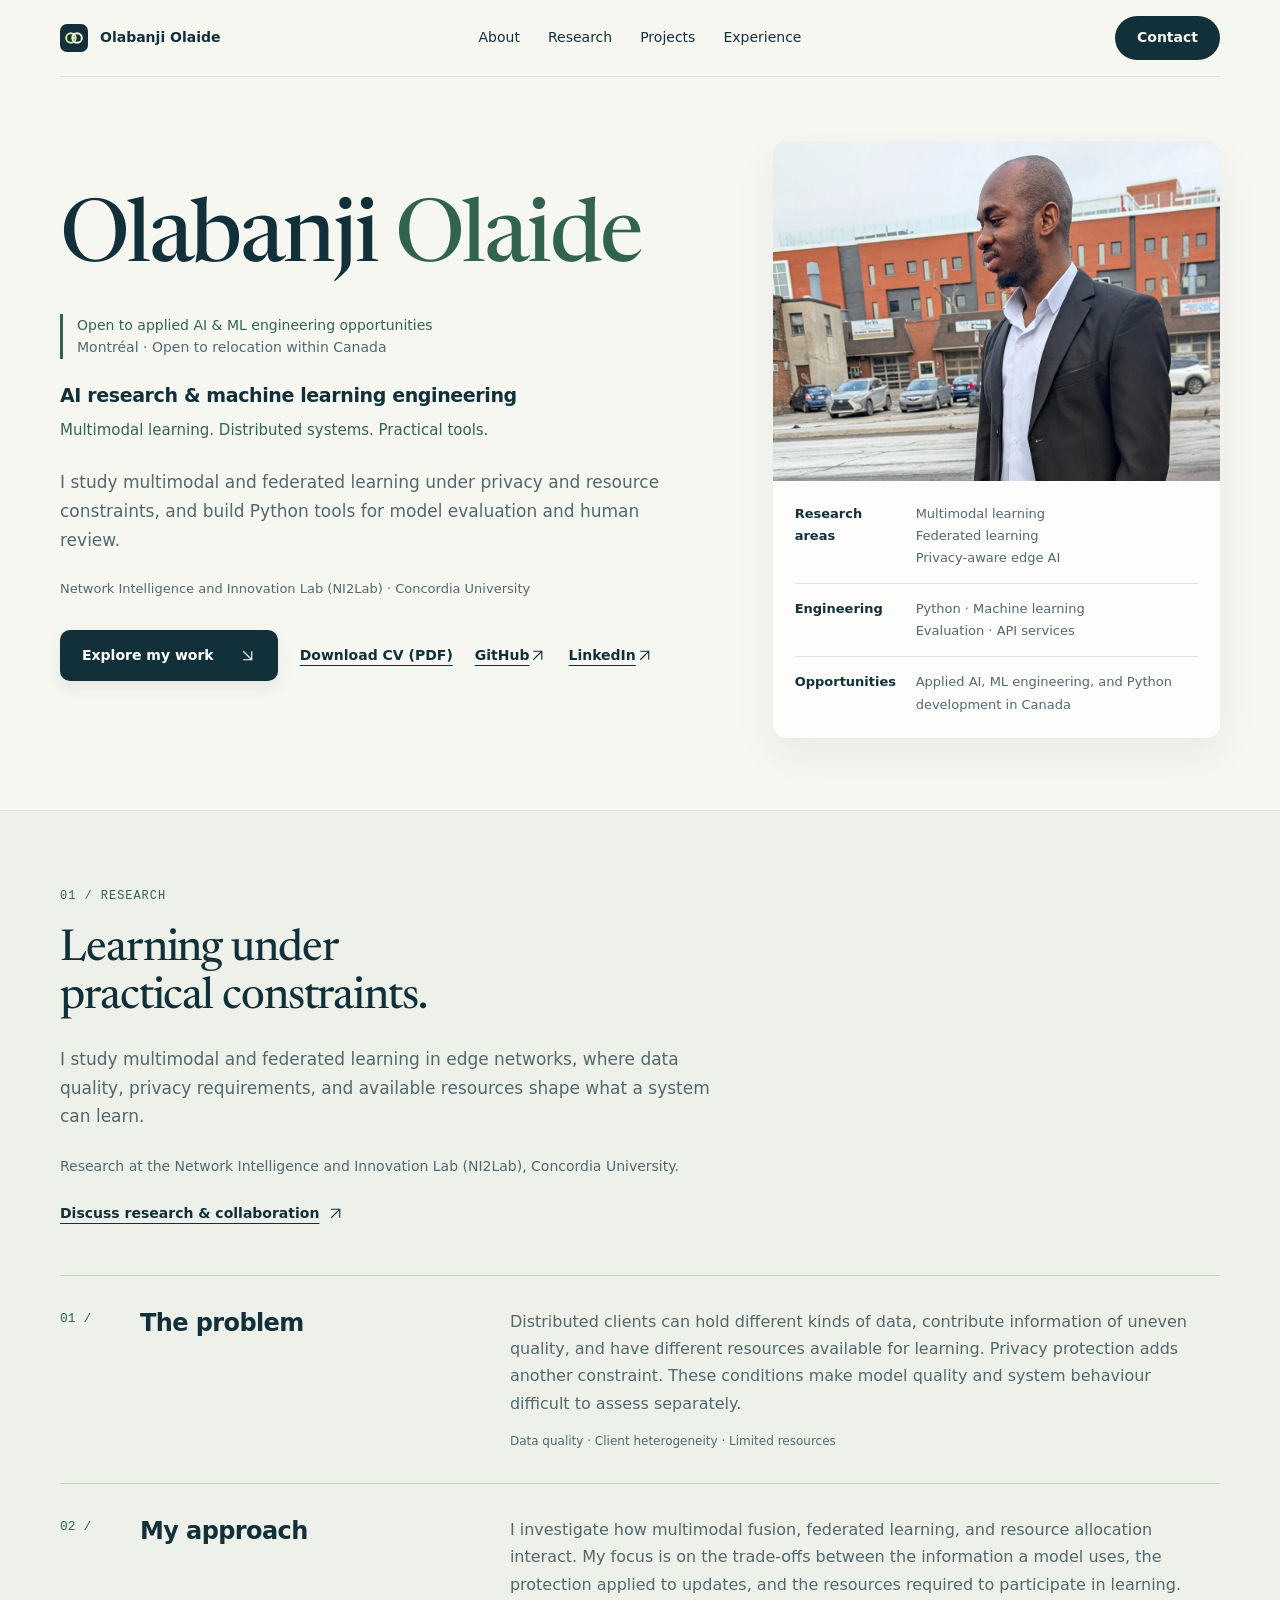
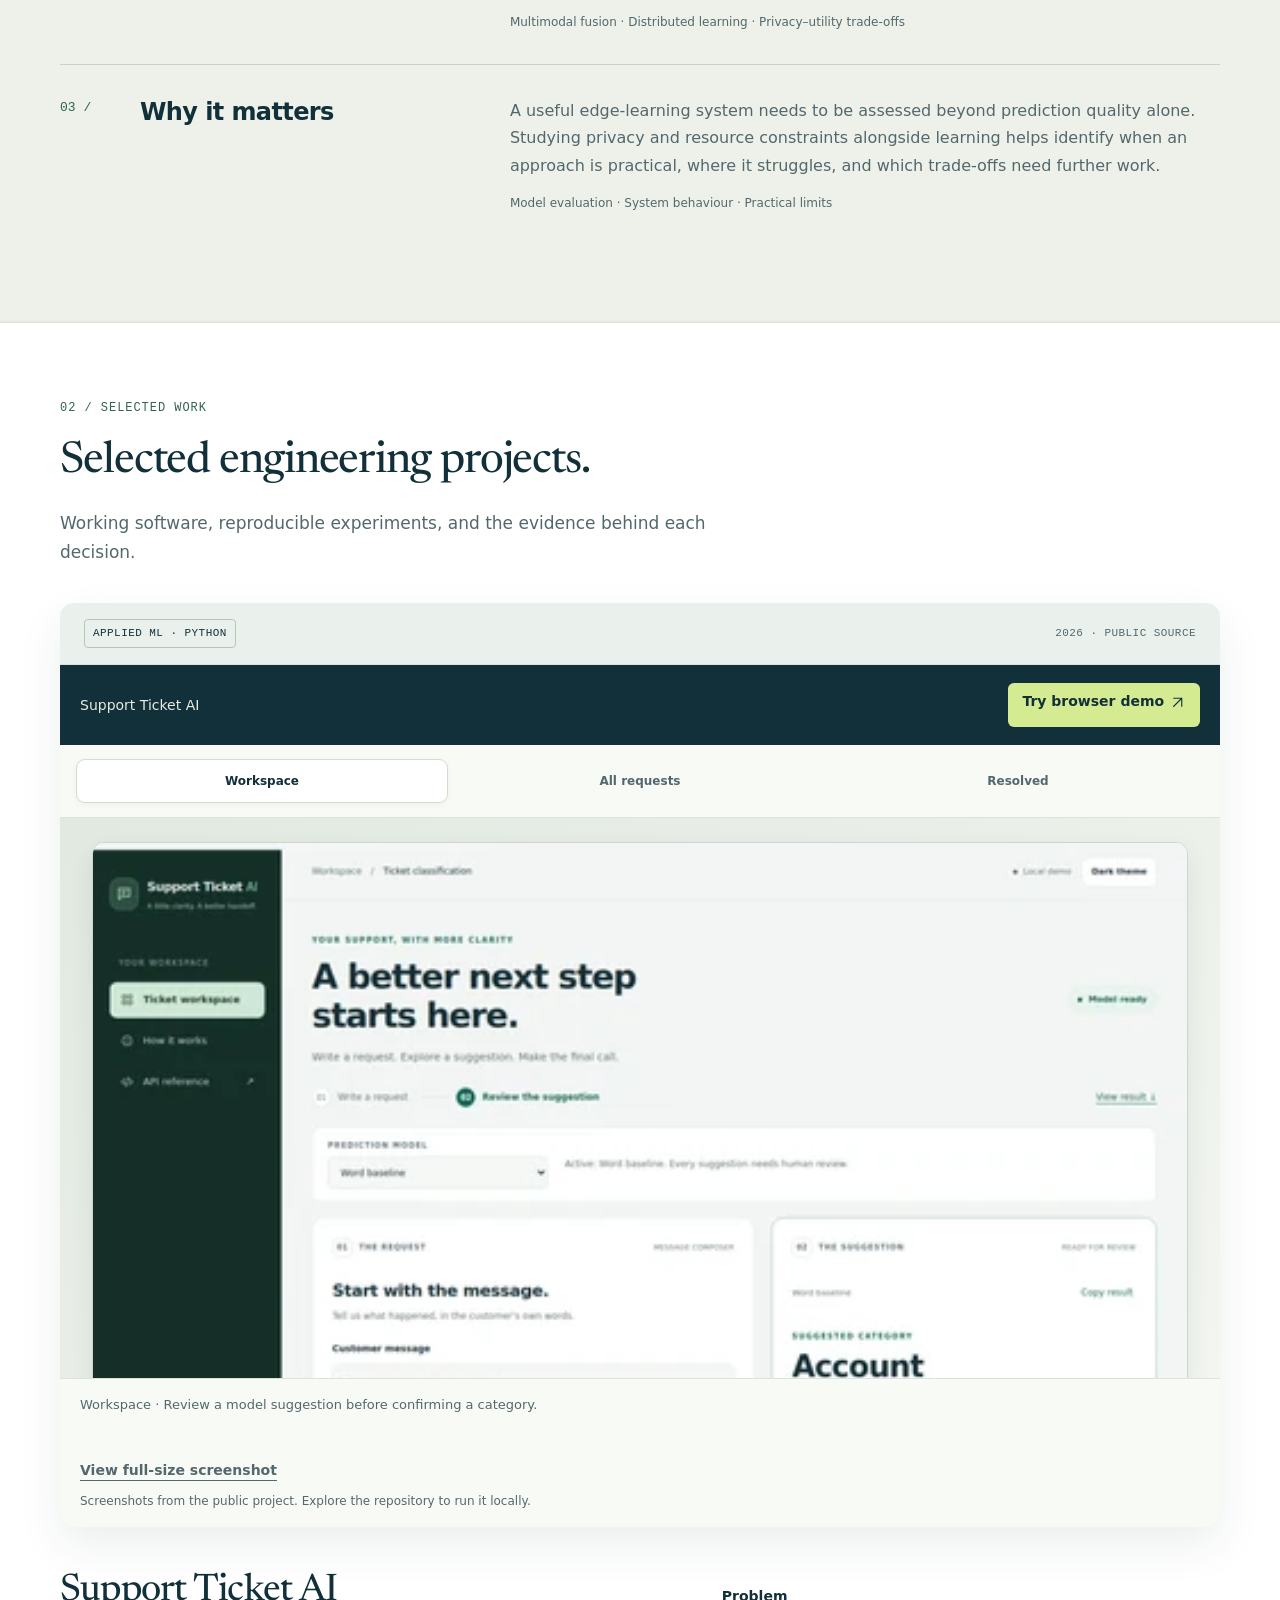
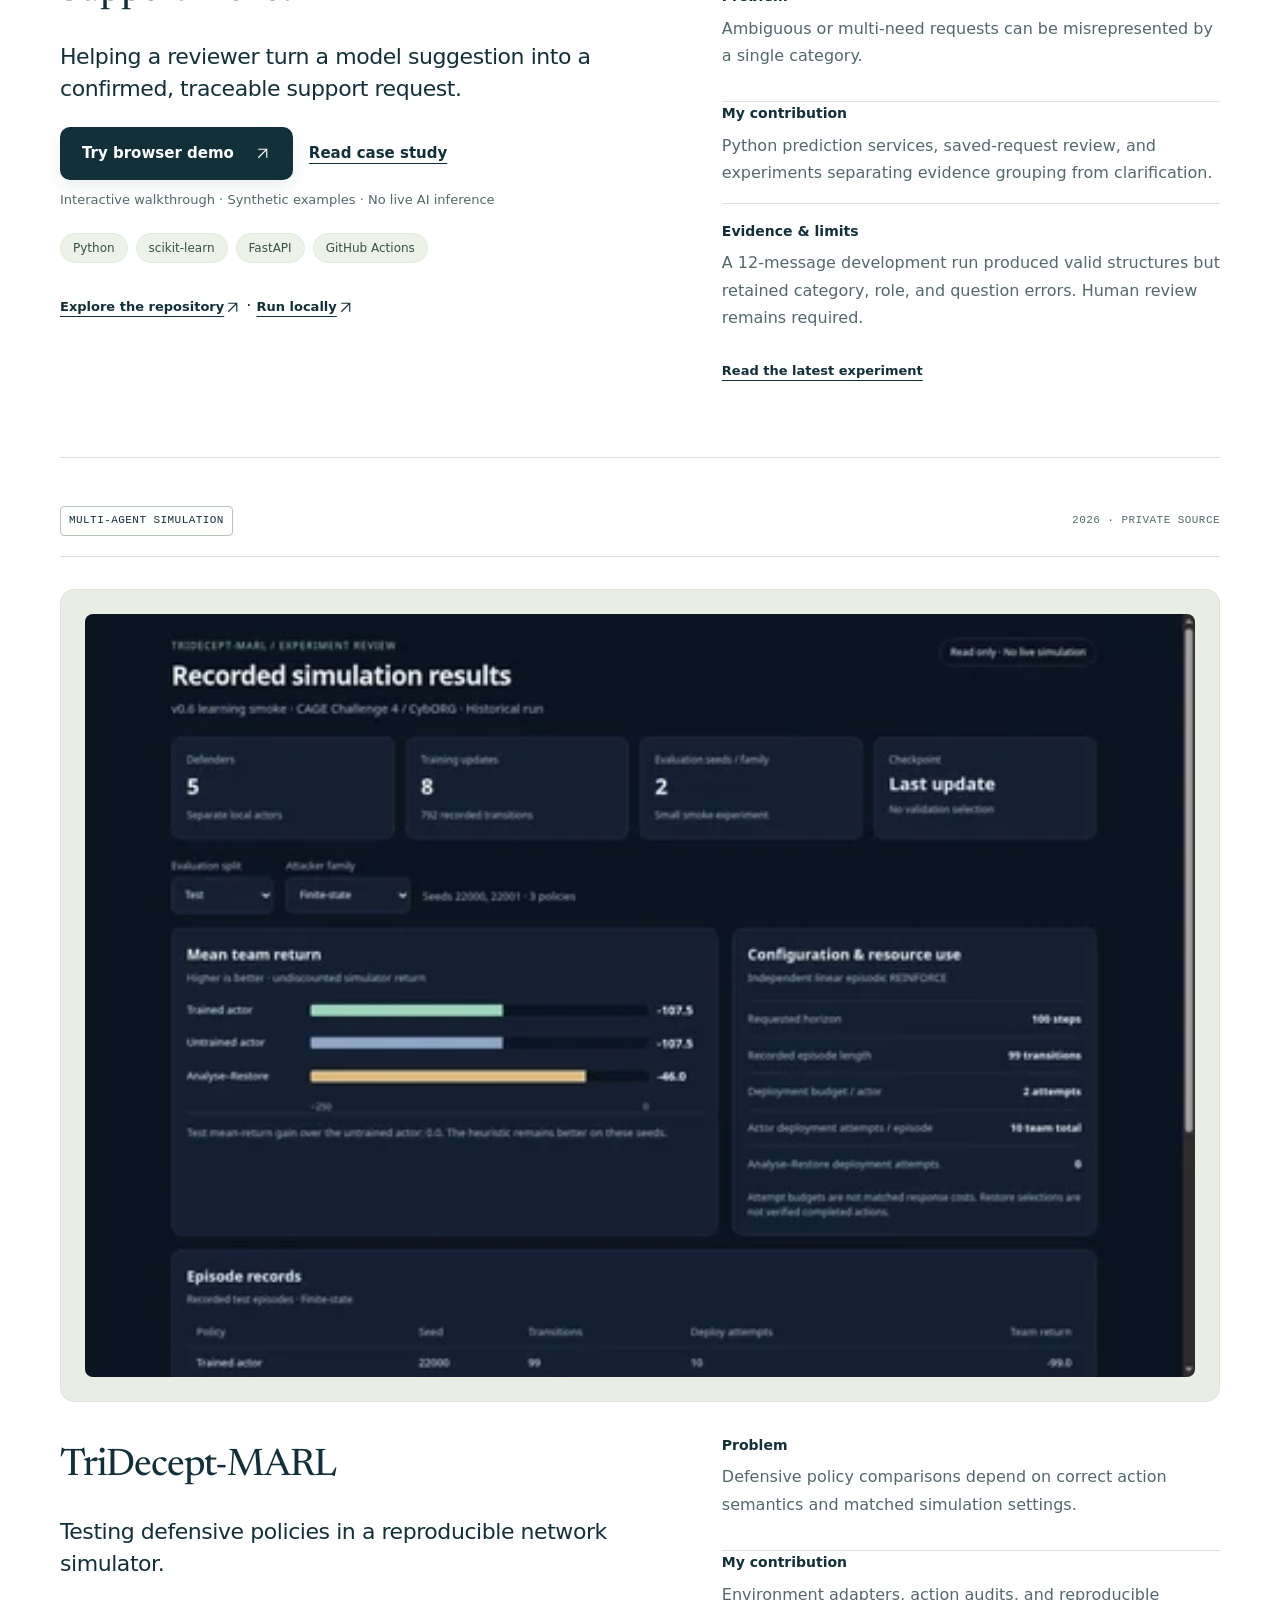
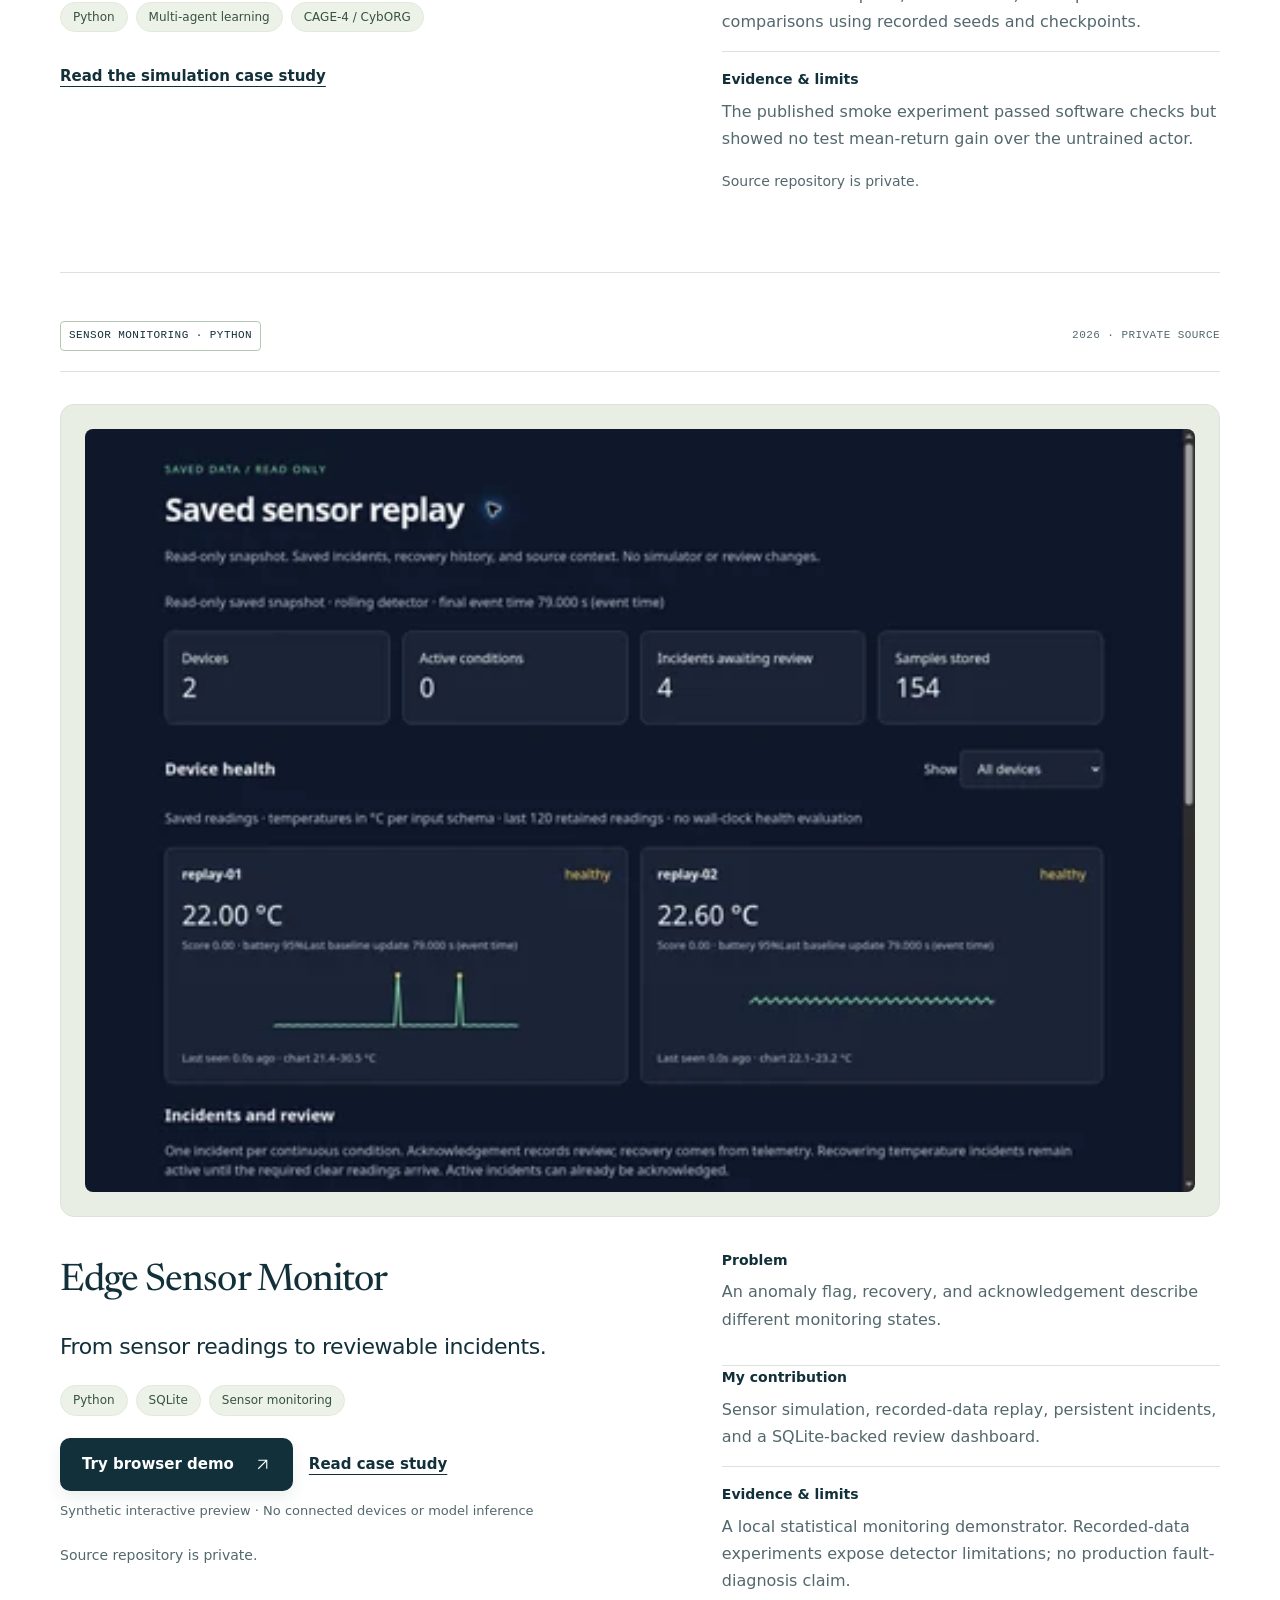
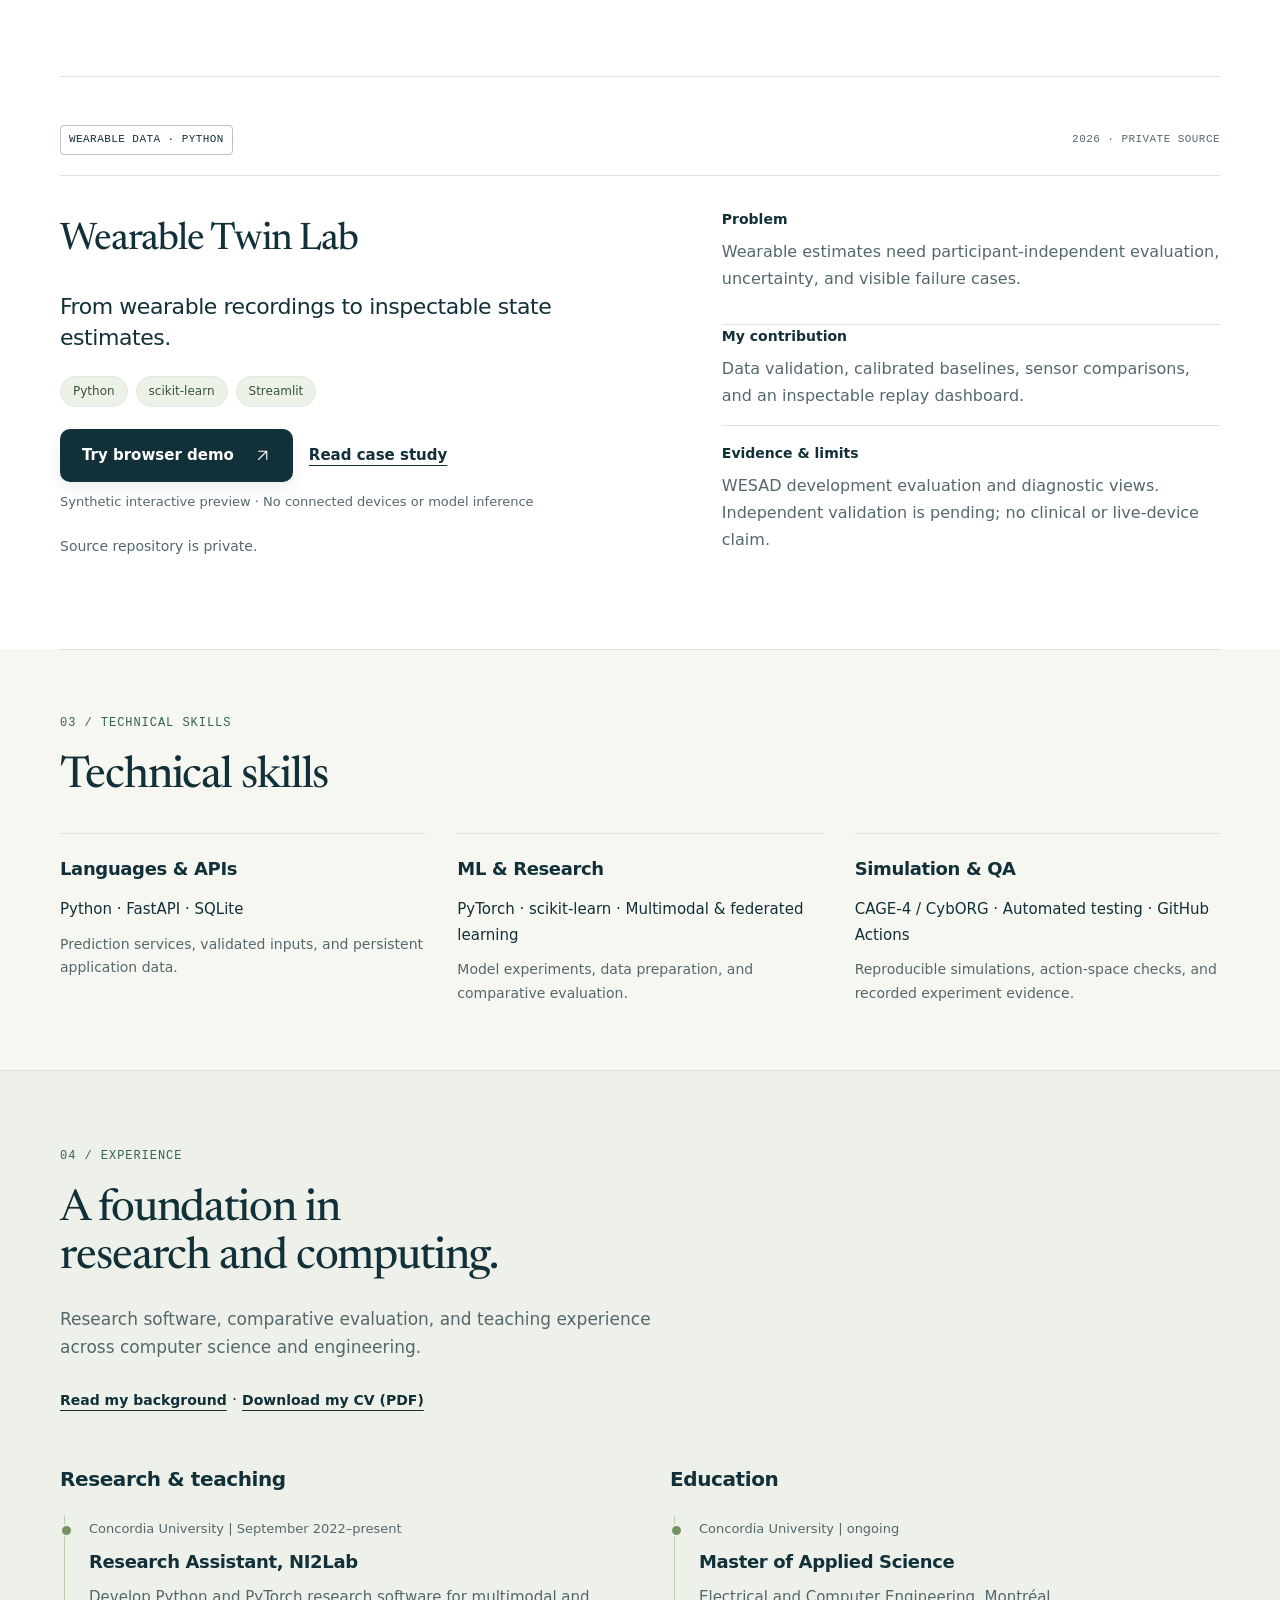
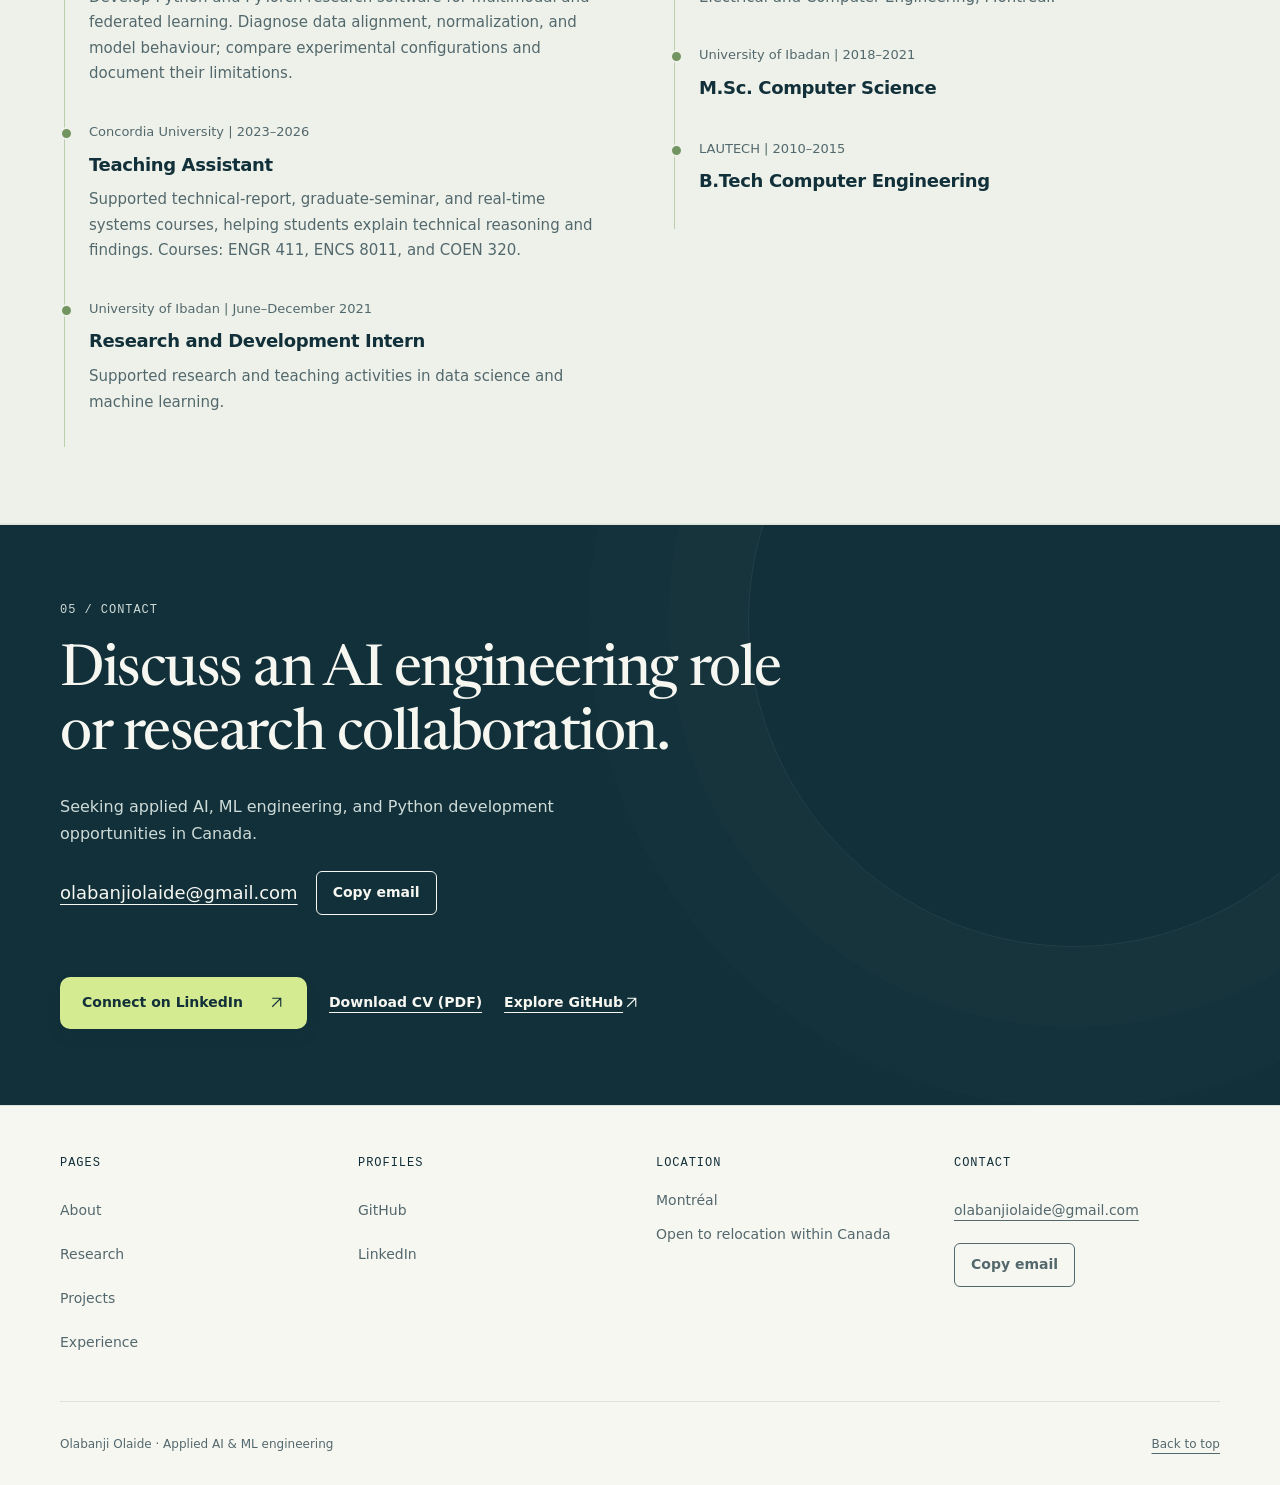
<file: site/index.html>
<!doctype html>
<html lang="en">
<head>
<meta charset="utf-8">
<meta name="viewport" content="width=device-width, initial-scale=1">
<meta name="description" content="AI research and machine learning engineering portfolio of Olabanji Olaide. Explore multimodal learning, Python projects, and engineering project case studies.">
<meta name="theme-color" content="#132c34">
<title>Olabanji Olaide | AI Research &amp; ML Engineering</title>
<link rel="preload" href="fonts/newsreader.woff" as="font" type="font/woff" crossorigin>
<link rel="stylesheet" href="styles.css?v=20261121-demo-cta2">

<link rel="canonical" href="https://olabanjiolaide.github.io/olabanjiolaide/">
<link rel="icon" href="favicon.svg?v=20261116-green" type="image/svg+xml">
<meta property="og:type" content="website">
<meta property="og:site_name" content="Olabanji Olaide">
<meta property="og:title" content="Olabanji Olaide | AI Research &amp; ML Engineering">
<meta property="og:description" content="AI research and machine learning engineering portfolio of Olabanji Olaide. Explore multimodal learning, Python projects, and a detailed Support Ticket AI case study.">
<meta property="og:url" content="https://olabanjiolaide.github.io/olabanjiolaide/">
<meta property="og:image" content="https://olabanjiolaide.github.io/olabanjiolaide/images/portfolio-social.png">


<meta property="og:image:width" content="1200"><meta property="og:image:height" content="630"><meta property="og:image:alt" content="Olabanji Olaide — AI research and machine learning engineering. Python, PyTorch, FastAPI."><meta name="twitter:card" content="summary_large_image"><meta name="twitter:image" content="https://olabanjiolaide.github.io/olabanjiolaide/images/portfolio-social.png"><script type="application/ld+json">{"@context":"https://schema.org","@type":"Person","@id":"https://olabanjiolaide.github.io/olabanjiolaide/#person","name":"Olabanji Olaide","alternateName":"olabanjiolaide","url":"https://olabanjiolaide.github.io/olabanjiolaide/","image":"https://olabanjiolaide.github.io/olabanjiolaide/images/olabanji-olaide.jpg","description":"AI research and machine learning engineering; multimodal and federated learning, Python tools, and reproducible evaluation.","sameAs":["https://github.com/olabanjiolaide","https://www.linkedin.com/in/olabanji-olaide-239104b0/"]}</script></head>
<body>
<div class="reading-progress" aria-hidden="true"></div>
<a class="skip" href="#main">Skip to content</a>
<header class="wrap portfolio-header"><a href="#main" class="brand">
  <svg width="28" height="28" viewBox="0 0 32 32" fill="none" aria-hidden="true">
    <rect width="32" height="32" rx="8" fill="#123039"/>
    <circle cx="12.5" cy="16" r="5.5" stroke="#d5eb91" stroke-width="2.2"/>
    <circle cx="19.5" cy="16" r="5.5" stroke="#f7f7f2" stroke-width="2.2"/>
    <circle cx="16" cy="16" r="1.8" fill="#d5eb91"/>
  </svg>
  <span>Olabanji Olaide</span>
</a><nav aria-label="Main navigation"><a href="about.html">About</a><a href="#research">Research</a><a href="#work">Projects</a><a href="#experience">Experience</a></nav><a class="header-contact" href="#connect">Contact</a></header>
<main id="main" tabindex="-1">
<section class="hero wrap" aria-labelledby="profile-title">
<div><h1 id="profile-title">Olabanji <em>Olaide</em></h1><p class="availability">Open to applied AI &amp; ML engineering opportunities <span>Montréal · Open to relocation within Canada</span></p><p class="role">AI research &amp; machine learning engineering</p><p class="hero-note">Multimodal learning. Distributed systems. Practical tools.</p><p class="intro">I study multimodal and federated learning under privacy and resource constraints, and build Python tools for model evaluation and human review.</p><p class="affiliation">Network Intelligence and Innovation Lab (NI2Lab) · Concordia University</p><div class="actions"><a class="button" href="#work">Explore my work <span aria-hidden="true"><svg class="icon-arrow" viewBox="0 0 24 24" fill="none" stroke="currentColor" stroke-width="1.6" aria-hidden="true"><path d="m6 6 12 12M6 18h12V6"/></svg></span></a><a class="text-link" href="documents/Olabanji_Olaide_CV.pdf" download>Download CV (PDF)</a><a class="text-link" href="https://github.com/olabanjiolaide">GitHub <svg class="icon-arrow" viewBox="0 0 24 24" fill="none" stroke="currentColor" stroke-width="1.6" aria-hidden="true"><path d="M6 18 18 6M6 6h12v12"/></svg></a><a class="text-link" href="https://www.linkedin.com/in/olabanji-olaide-239104b0/">LinkedIn <svg class="icon-arrow" viewBox="0 0 24 24" fill="none" stroke="currentColor" stroke-width="1.6" aria-hidden="true"><path d="M6 18 18 6M6 6h12v12"/></svg></a></div></div>
<aside class="profile-panel" aria-label="Profile at a glance"><div class="portrait"><picture><source srcset="images/olabanji-olaide.webp" type="image/webp"><img src="images/olabanji-olaide.jpg" alt="Olabanji Olaide wearing a dark suit outdoors" width="1152" height="2048" fetchpriority="high" decoding="async"></picture></div><dl><div><dt>Research areas</dt><dd>Multimodal learning<br>Federated learning<br>Privacy-aware edge AI</dd></div><div><dt>Engineering</dt><dd>Python · Machine learning<br>Evaluation · API services</dd></div><div><dt>Opportunities</dt><dd>Applied AI, ML engineering, and Python development in Canada</dd></div></dl></aside>
</section>
<section id="research" class="research section-band" aria-labelledby="research-title"><div class="wrap"><div class="section-heading"><p class="section-kicker">01 / RESEARCH</p><h2 id="research-title">Learning under practical constraints.</h2><p class="section-intro">I study multimodal and federated learning in edge networks, where data quality, privacy requirements, and available resources shape what a system can learn.</p><p class="research-context">Research at the Network Intelligence and Innovation Lab (NI2Lab), Concordia University.</p><a class="text-link" href="#connect">Discuss research &amp; collaboration <svg class="icon-arrow" viewBox="0 0 24 24" fill="none" stroke="currentColor" stroke-width="1.6" aria-hidden="true"><path d="M6 18 18 6M6 6h12v12"/></svg></a></div><div class="research-grid">
<article class="research-row"><span class="research-number" aria-hidden="true">01 /</span><h3>The problem</h3><div><p>Distributed clients can hold different kinds of data, contribute information of uneven quality, and have different resources available for learning. Privacy protection adds another constraint. These conditions make model quality and system behaviour difficult to assess separately.</p><p class="theme-detail">Data quality · Client heterogeneity · Limited resources</p></div></article>
<article class="research-row"><span class="research-number" aria-hidden="true">02 /</span><h3>My approach</h3><div><p>I investigate how multimodal fusion, federated learning, and resource allocation interact. My focus is on the trade-offs between the information a model uses, the protection applied to updates, and the resources required to participate in learning.</p><p class="theme-detail">Multimodal fusion · Distributed learning · Privacy–utility trade-offs</p></div></article>
<article class="research-row"><span class="research-number" aria-hidden="true">03 /</span><h3>Why it matters</h3><div><p>A useful edge-learning system needs to be assessed beyond prediction quality alone. Studying privacy and resource constraints alongside learning helps identify when an approach is practical, where it struggles, and which trade-offs need further work.</p><p class="theme-detail">Model evaluation · System behaviour · Practical limits</p></div></article>
</div></div></section>
<section id="work" class="work"><div class="wrap"><div class="section-heading"><p class="section-kicker">02 / SELECTED WORK</p><h2>Selected engineering projects.</h2><p class="section-intro">Working software, reproducible experiments, and the evidence behind each decision.</p></div>
<div class="project-showcase"><figure class="project-preview interactive-preview"><div class="project-meta"><span class="project-category">APPLIED ML · PYTHON</span><span>2026 · PUBLIC SOURCE</span></div><div class="preview-topbar"><span>Support Ticket AI</span><a class="preview-demo-link" href="support-ticket-demo.html">Try browser demo <svg class="icon-arrow" viewBox="0 0 24 24" fill="none" stroke="currentColor" stroke-width="1.6" aria-hidden="true"><path d="M6 18 18 6M6 6h12v12"/></svg></a></div><div class="preview-controls" role="group" aria-label="Choose a project screenshot" hidden><button type="button" data-view="workspace" aria-pressed="true" aria-controls="project-screen">Workspace</button><button type="button" data-view="requests" aria-pressed="false" aria-controls="project-screen">All requests</button><button type="button" data-view="resolved" aria-pressed="false" aria-controls="project-screen">Resolved</button></div><div class="preview-stage"><a href="https://github.com/olabanjiolaide/support-ticket-ai" aria-label="Explore Support Ticket AI on GitHub"><img width="1440" height="1394" id="project-screen" src="images/workspace-modern-light-1440.webp" srcset="images/workspace-modern-light-480.webp 480w, images/workspace-modern-light-800.webp 800w, images/workspace-modern-light-1440.webp 1440w" sizes="(max-width: 600px) calc(100vw - 36px), (max-width: 1164px) calc(100vw - 64px), 1100px" alt="Support Ticket AI workspace for reviewing a model suggestion" loading="lazy" decoding="async"></a></div><figcaption id="preview-caption" aria-live="polite">Workspace · Review a model suggestion before confirming a category.</figcaption><p class="preview-disclosure"><a id="preview-full" href="https://raw.githubusercontent.com/olabanjiolaide/support-ticket-ai/main/docs/images/workspace-modern-light.png">View full-size screenshot</a><br>Screenshots from the public project. Explore the repository to run it locally.</p></figure><article class="project"><div><h3>Support Ticket AI</h3><p class="project-lead">Helping a reviewer turn a model suggestion into a confirmed, traceable support request.</p><div class="project-actions"><a class="button project-demo-button" href="support-ticket-demo.html">Try browser demo <svg class="icon-arrow" viewBox="0 0 24 24" fill="none" stroke="currentColor" stroke-width="1.6" aria-hidden="true"><path d="M6 18 18 6M6 6h12v12"/></svg></a><a class="project-case-link" href="support-ticket-ai.html">Read case study</a></div><p class="project-demo-note">Interactive walkthrough · Synthetic examples · No live AI inference</p><div class="tags"><span>Python</span><span>scikit-learn</span><span>FastAPI</span><span>GitHub Actions</span></div><a class="text-link" href="https://github.com/olabanjiolaide/support-ticket-ai">Explore the repository <svg class="icon-arrow" viewBox="0 0 24 24" fill="none" stroke="currentColor" stroke-width="1.6" aria-hidden="true"><path d="M6 18 18 6M6 6h12v12"/></svg></a> · <a class="text-link" href="https://github.com/olabanjiolaide/support-ticket-ai/blob/main/docs/07-running-the-demo.md">Run locally <svg class="icon-arrow" viewBox="0 0 24 24" fill="none" stroke="currentColor" stroke-width="1.6" aria-hidden="true"><path d="M6 18 18 6M6 6h12v12"/></svg></a></div><div class="project-detail"><dl class="project-summary"><div><dt>Problem</dt><dd>Ambiguous or multi-need requests can be misrepresented by a single category.</dd></div><div><dt>My contribution</dt><dd>Python prediction services, saved-request review, and experiments separating evidence grouping from clarification.</dd></div><div><dt>Evidence &amp; limits</dt><dd>A 12-message development run produced valid structures but retained category, role, and question errors. Human review remains required.</dd></div></dl><a class="text-link" href="support-ticket-ai.html#current-development">Read the latest experiment</a></div></article></div><article class="project-secondary" aria-labelledby="tridecept-title"><div class="project-meta"><span class="project-category">MULTI-AGENT SIMULATION</span><span>2026 · PRIVATE SOURCE</span></div><a class="tri-project-preview" href="tridecept-marl.html" aria-label="Read the TriDecept-MARL simulation case study"><img src="images/tridecept-results-viewer-1348.webp" srcset="images/tridecept-results-viewer-480.webp 480w, images/tridecept-results-viewer-800.webp 800w, images/tridecept-results-viewer-1348.webp 1348w" sizes="(max-width: 600px) calc(100vw - 36px), (max-width: 1164px) calc(100vw - 64px), 1100px" width="1348" height="926" alt="TriDecept recorded-results viewer comparing trained, untrained, and Analyse–Restore policies on the historical v0.6 smoke experiment" loading="lazy" decoding="async"></a><div><h3 id="tridecept-title">TriDecept-MARL</h3><p class="project-lead">Testing defensive policies in a reproducible network simulator.</p><div class="tags"><span>Python</span><span>Multi-agent learning</span><span>CAGE-4 / CybORG</span></div><a class="text-link" href="tridecept-marl.html">Read the simulation case study</a></div><div><dl class="project-summary"><div><dt>Problem</dt><dd>Defensive policy comparisons depend on correct action semantics and matched simulation settings.</dd></div><div><dt>My contribution</dt><dd>Environment adapters, action audits, and reproducible comparisons using recorded seeds and checkpoints.</dd></div><div><dt>Evidence &amp; limits</dt><dd>The published smoke experiment passed software checks but showed no test mean-return gain over the untrained actor.</dd></div></dl><p class="private-source">Source repository is private.</p></div></article><article class="project-secondary edge-project" aria-labelledby="edge-project-title"><div class="project-meta"><span class="project-category">SENSOR MONITORING · PYTHON</span><span>2026 · PRIVATE SOURCE</span></div><a class="edge-project-preview" href="edge-sensor-monitor.html" aria-label="Read the Edge Sensor Monitor project overview"><img src="images/edge-sensor-dashboard-1348.webp" srcset="images/edge-sensor-dashboard-480.webp 480w, images/edge-sensor-dashboard-800.webp 800w, images/edge-sensor-dashboard-1348.webp 1348w" sizes="(max-width: 600px) calc(100vw - 36px), (max-width: 1164px) calc(100vw - 64px), 1100px" width="1348" height="926" alt="Edge Sensor Monitor read-only dashboard showing synthetic replay fleet metrics and device temperature charts" loading="lazy" decoding="async"></a><div><h3 id="edge-project-title">Edge Sensor Monitor</h3><p class="project-lead">From sensor readings to reviewable incidents.</p><div class="tags"><span>Python</span><span>SQLite</span><span>Sensor monitoring</span></div><div class="project-actions"><a class="button project-demo-button" href="edge-sensor-demo.html">Try browser demo <svg class="icon-arrow" viewBox="0 0 24 24" fill="none" stroke="currentColor" stroke-width="1.6" aria-hidden="true"><path d="M6 18 18 6M6 6h12v12"/></svg></a><a class="project-case-link" href="edge-sensor-monitor.html">Read case study</a></div><p class="project-demo-note">Synthetic interactive preview · No connected devices or model inference</p><p class="private-source">Source repository is private.</p></div><div><dl class="project-summary"><div><dt>Problem</dt><dd>An anomaly flag, recovery, and acknowledgement describe different monitoring states.</dd></div><div><dt>My contribution</dt><dd>Sensor simulation, recorded-data replay, persistent incidents, and a SQLite-backed review dashboard.</dd></div><div><dt>Evidence &amp; limits</dt><dd>A local statistical monitoring demonstrator. Recorded-data experiments expose detector limitations; no production fault-diagnosis claim.</dd></div></dl></div></article><article class="project-secondary wearable-project" aria-labelledby="wearable-title"><div class="project-meta"><span class="project-category">WEARABLE DATA · PYTHON</span><span>2026 · PRIVATE SOURCE</span></div><div><h3 id="wearable-title">Wearable Twin Lab</h3><p class="project-lead">From wearable recordings to inspectable state estimates.</p><div class="tags"><span>Python</span><span>scikit-learn</span><span>Streamlit</span></div><div class="project-actions"><a class="button project-demo-button" href="wearable-twin-demo.html">Try browser demo <svg class="icon-arrow" viewBox="0 0 24 24" fill="none" stroke="currentColor" stroke-width="1.6" aria-hidden="true"><path d="M6 18 18 6M6 6h12v12"/></svg></a><a class="project-case-link" href="wearable-twin-lab.html">Read case study</a></div><p class="project-demo-note">Synthetic interactive preview · No connected devices or model inference</p><p class="private-source">Source repository is private.</p></div><div><dl class="project-summary"><div><dt>Problem</dt><dd>Wearable estimates need participant-independent evaluation, uncertainty, and visible failure cases.</dd></div><div><dt>My contribution</dt><dd>Data validation, calibrated baselines, sensor comparisons, and an inspectable replay dashboard.</dd></div><div><dt>Evidence &amp; limits</dt><dd>WESAD development evaluation and diagnostic views. Independent validation is pending; no clinical or live-device claim.</dd></div></dl></div></article></div></section>

<section id="skills" class="skills-section wrap" aria-labelledby="skills-title"><div class="section-heading"><p class="section-kicker">03 / TECHNICAL SKILLS</p><h2 id="skills-title">Technical skills</h2></div><div class="skills-grid"><div><h3>Languages &amp; APIs</h3><p>Python · FastAPI · SQLite</p><p class="skills-context">Prediction services, validated inputs, and persistent application data.</p></div><div><h3>ML &amp; Research</h3><p>PyTorch · scikit-learn · Multimodal &amp; federated learning</p><p class="skills-context">Model experiments, data preparation, and comparative evaluation.</p></div><div><h3>Simulation &amp; QA</h3><p>CAGE-4 / CybORG · Automated testing · GitHub Actions</p><p class="skills-context">Reproducible simulations, action-space checks, and recorded experiment evidence.</p></div></div></section><section id="experience" class="experience section-band" aria-labelledby="experience-title"><div class="wrap"><div class="section-heading"><p class="section-kicker">04 / EXPERIENCE</p><h2 id="experience-title">A foundation in research and computing.</h2><p class="section-intro">Research software, comparative evaluation, and teaching experience across computer science and engineering.</p><a class="text-link" href="about.html">Read my background</a> · <a class="text-link" href="documents/Olabanji_Olaide_CV.pdf" download>Download my CV (PDF)</a></div><div class="experience-grid"><div><h3>Research &amp; teaching</h3><article class="experience-row"><p class="entry-label">Concordia University | <time datetime="2022-09">September 2022</time>–present</p><h4>Research Assistant, NI2Lab</h4><p>Develop Python and PyTorch research software for multimodal and federated learning. Diagnose data alignment, normalization, and model behaviour; compare experimental configurations and document their limitations.</p></article><article class="experience-row"><p class="entry-label">Concordia University | 2023–2026</p><h4>Teaching Assistant</h4><p>Supported technical-report, graduate-seminar, and real-time systems courses, helping students explain technical reasoning and findings. Courses: ENGR 411, ENCS 8011, and COEN 320.</p></article><article class="experience-row"><p class="entry-label">University of Ibadan | June–December 2021</p><h4>Research and Development Intern</h4><p>Supported research and teaching activities in data science and machine learning.</p></article></div><div><h3>Education</h3><article class="experience-row"><p class="entry-label">Concordia University | ongoing</p><h4>Master of Applied Science</h4><p>Electrical and Computer Engineering, Montréal.</p></article><article class="experience-row"><p class="entry-label">University of Ibadan | 2018–2021</p><h4>M.Sc. Computer Science</h4></article><article class="experience-row"><p class="entry-label">LAUTECH | 2010–2015</p><h4>B.Tech Computer Engineering</h4></article></div></div></div></section><section id="connect" class="connect"><div class="wrap"><p class="section-kicker">05 / CONTACT</p><h2>Discuss an AI engineering role<br>or research collaboration.</h2><p>Seeking applied AI, ML engineering, and Python development opportunities in Canada.</p><div class="email-contact"><a href="mailto:olabanjiolaide@gmail.com">olabanjiolaide@gmail.com</a><button type="button" class="copy-email" hidden>Copy email</button><span class="copy-status" role="status" aria-live="polite"></span></div><div class="actions"><a class="button light" href="https://www.linkedin.com/in/olabanji-olaide-239104b0/">Connect on LinkedIn <svg class="icon-arrow" viewBox="0 0 24 24" fill="none" stroke="currentColor" stroke-width="1.6" aria-hidden="true"><path d="M6 18 18 6M6 6h12v12"/></svg></a><a class="text-link" href="documents/Olabanji_Olaide_CV.pdf" download>Download CV (PDF)</a><a class="text-link" href="https://github.com/olabanjiolaide">Explore GitHub <svg class="icon-arrow" viewBox="0 0 24 24" fill="none" stroke="currentColor" stroke-width="1.6" aria-hidden="true"><path d="M6 18 18 6M6 6h12v12"/></svg></a></div></div></section>
</main><footer class="site-footer"><div class="wrap footer-grid"><div><h2>Pages</h2><a href="about.html">About</a><a href="#research">Research</a><a href="#work">Projects</a><a href="#experience">Experience</a></div><div><h2>Profiles</h2><a href="https://github.com/olabanjiolaide">GitHub</a><a href="https://www.linkedin.com/in/olabanji-olaide-239104b0/">LinkedIn</a></div><div><h2>Location</h2><p>Montréal</p><p>Open to relocation within Canada</p></div><div><h2>Contact</h2><div class="email-contact"><a href="mailto:olabanjiolaide@gmail.com">olabanjiolaide@gmail.com</a><button type="button" class="copy-email" hidden>Copy email</button><span class="copy-status" role="status" aria-live="polite"></span></div></div></div><div class="wrap footer-bottom"><span>Olabanji Olaide · Applied AI &amp; ML engineering</span><a href="#main">Back to top</a></div></footer>
<script src="script.js?v=20261116-images" defer></script>
<script src="enhancements.js?v=20261116-anchors" defer></script></body></html>
</file>
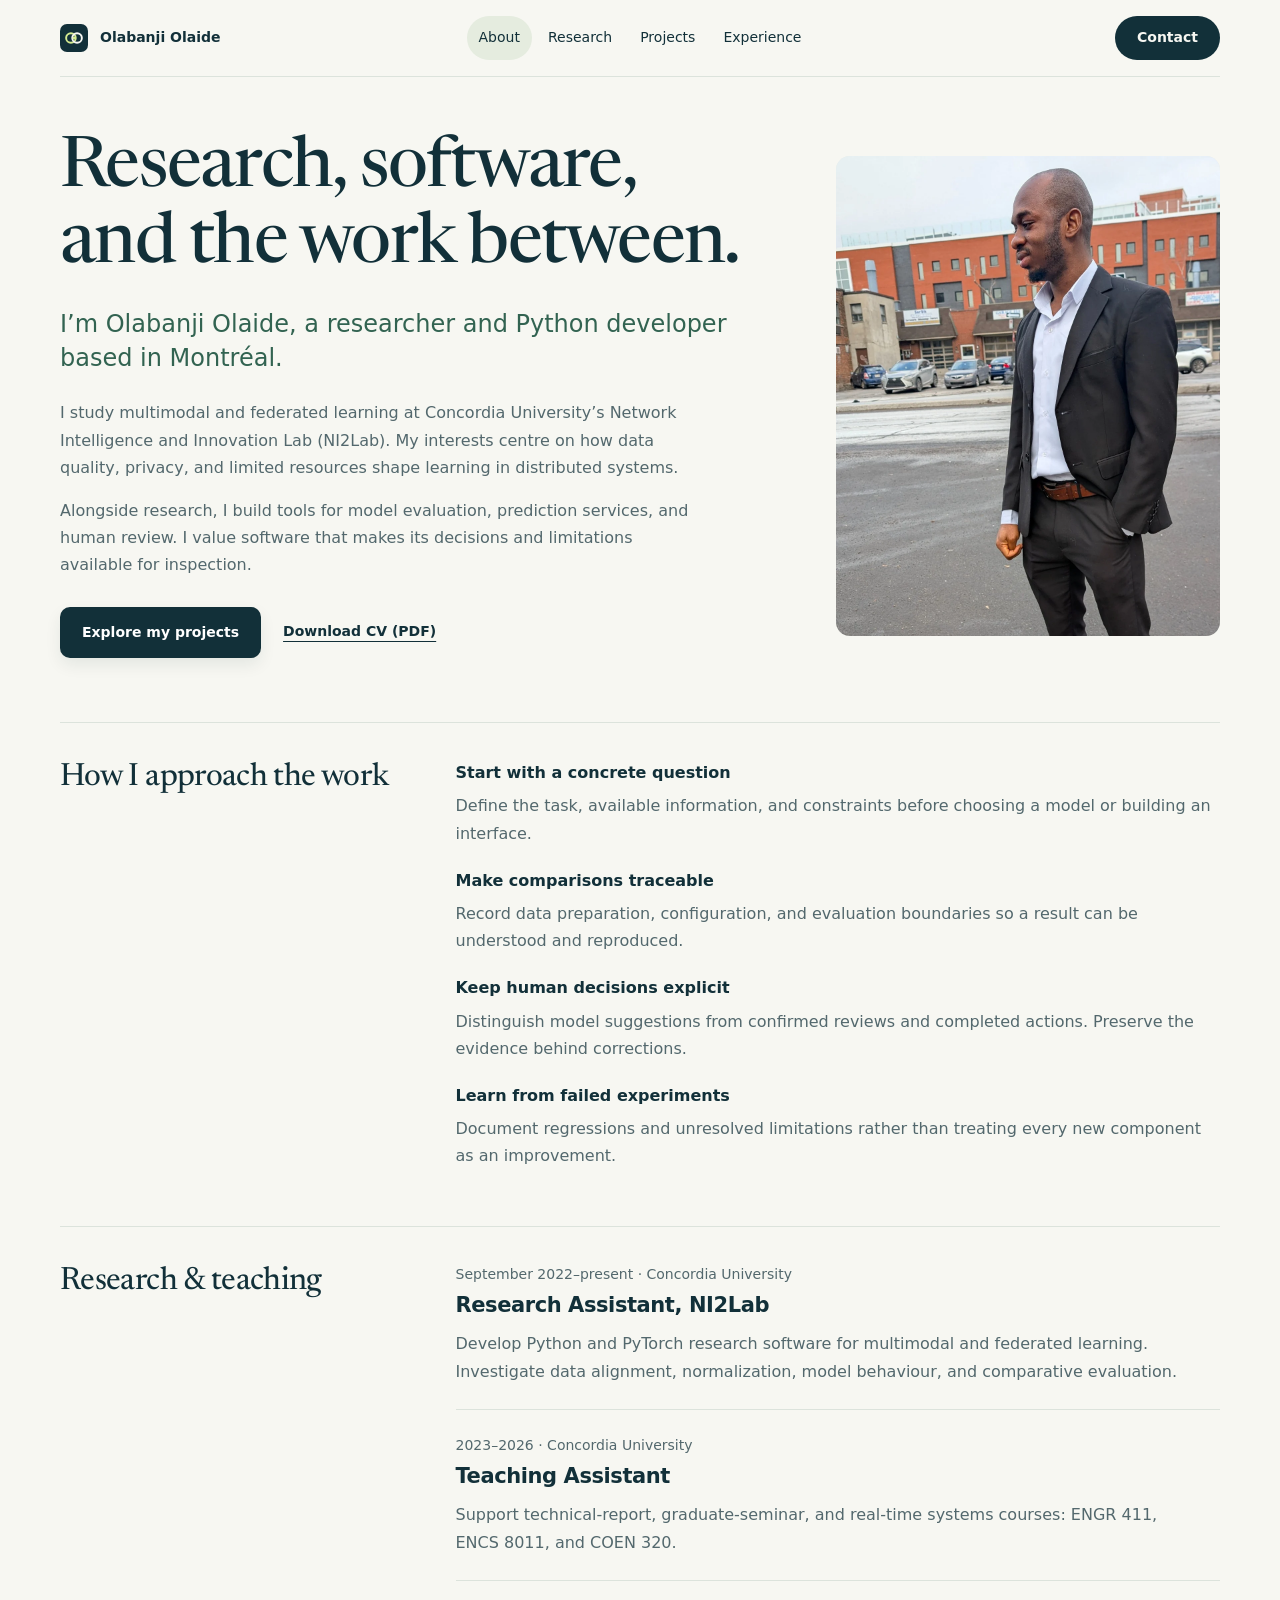
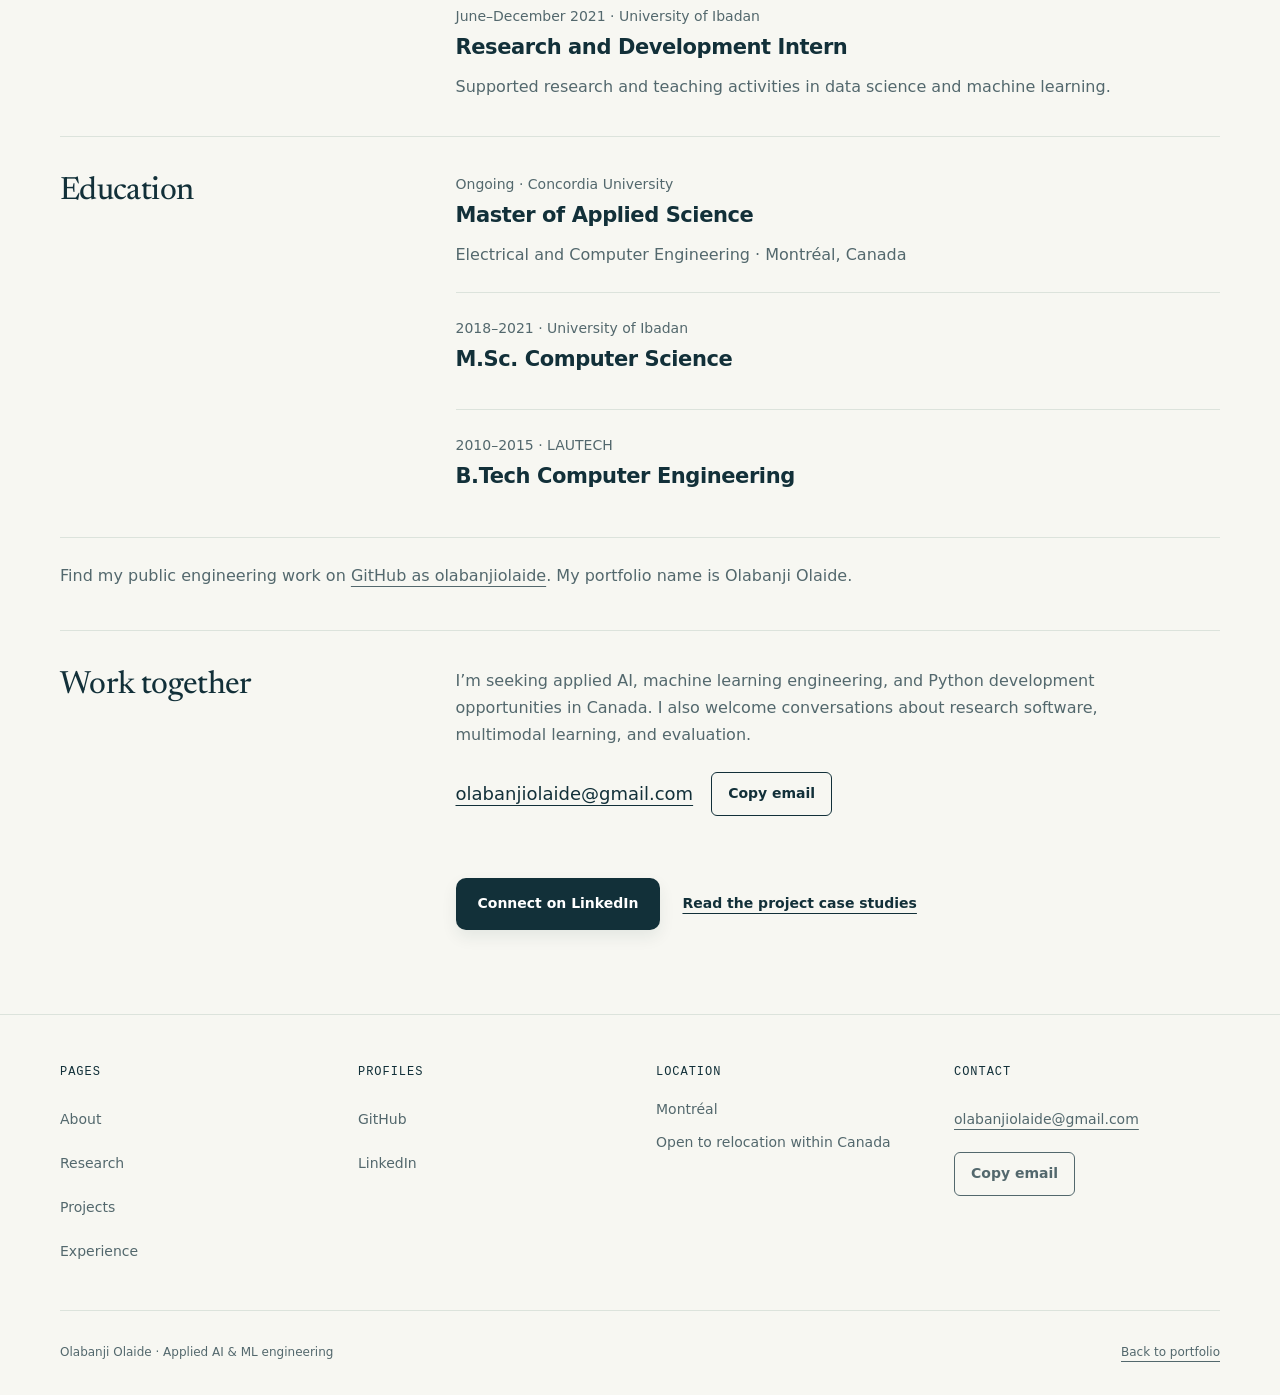
<file: site/about.html>
<!doctype html><html lang="en"><head><meta charset="utf-8"><meta name="viewport" content="width=device-width, initial-scale=1"><title>About | Olabanji Olaide</title><meta name="description" content="Olabanji Olaide's background in computer engineering, computer science, multimodal learning, and Python development at Concordia University."><link rel="canonical" href="https://olabanjiolaide.github.io/olabanjiolaide/about.html"><link rel="stylesheet" href="styles.css?v=20261120-projects"><link rel="preload" href="fonts/newsreader.woff" as="font" type="font/woff" crossorigin><link rel="icon" href="favicon.svg?v=20261116-green" type="image/svg+xml"><meta name="theme-color" content="#123039"><meta property="og:type" content="profile"><meta property="og:title" content="About | Olabanji Olaide"><meta property="og:description" content="Research, teaching, and practical machine learning development."><meta property="og:url" content="https://olabanjiolaide.github.io/olabanjiolaide/about.html"><meta property="og:image" content="https://olabanjiolaide.github.io/olabanjiolaide/images/portfolio-social.png"><meta property="og:image:width" content="1200"><meta property="og:image:height" content="630"><meta property="og:image:alt" content="Olabanji Olaide — AI research and machine learning engineering. Python, PyTorch, FastAPI."><meta name="twitter:card" content="summary_large_image"><meta name="twitter:image" content="https://olabanjiolaide.github.io/olabanjiolaide/images/portfolio-social.png"><script type="application/ld+json">{"@context":"https://schema.org","@type":"ProfilePage","url":"https://olabanjiolaide.github.io/olabanjiolaide/about.html","mainEntity":{"@context":"https://schema.org","@type":"Person","@id":"https://olabanjiolaide.github.io/olabanjiolaide/#person","name":"Olabanji Olaide","alternateName":"olabanjiolaide","url":"https://olabanjiolaide.github.io/olabanjiolaide/","image":"https://olabanjiolaide.github.io/olabanjiolaide/images/olabanji-olaide.jpg","description":"AI research and machine learning engineering; multimodal and federated learning, Python tools, and reproducible evaluation.","sameAs":["https://github.com/olabanjiolaide","https://www.linkedin.com/in/olabanji-olaide-239104b0/"]}}</script></head><body><a class="skip" href="#main">Skip to content</a><header class="wrap portfolio-header"><a href="index.html" class="brand">
  <svg width="28" height="28" viewBox="0 0 32 32" fill="none" aria-hidden="true">
    <rect width="32" height="32" rx="8" fill="#123039"/>
    <circle cx="12.5" cy="16" r="5.5" stroke="#d5eb91" stroke-width="2.2"/>
    <circle cx="19.5" cy="16" r="5.5" stroke="#f7f7f2" stroke-width="2.2"/>
    <circle cx="16" cy="16" r="1.8" fill="#d5eb91"/>
  </svg>
  <span>Olabanji Olaide</span>
</a><nav aria-label="Main navigation"><a href="about.html" aria-current="page">About</a><a href="index.html#research">Research</a><a href="index.html#work">Projects</a><a href="index.html#experience">Experience</a></nav><a class="header-contact" href="index.html#connect">Contact</a></header><main id="main" tabindex="-1" class="wrap about-page">
<section class="about-intro" aria-labelledby="about-title"><div><h1 id="about-title">Research, software,<br>and the work between.</h1><p class="case-deck">I’m Olabanji Olaide, a researcher and Python developer based in Montréal.</p><p>I study multimodal and federated learning at Concordia University’s Network Intelligence and Innovation Lab (NI2Lab). My interests centre on how data quality, privacy, and limited resources shape learning in distributed systems.</p><p>Alongside research, I build tools for model evaluation, prediction services, and human review. I value software that makes its decisions and limitations available for inspection.</p><div class="actions"><a class="button" href="index.html#work">Explore my projects</a><a class="text-link" href="documents/Olabanji_Olaide_CV.pdf" download>Download CV (PDF)</a></div></div><figure class="about-portrait"><picture><source srcset="images/olabanji-olaide.webp" type="image/webp"><img src="images/olabanji-olaide.jpg" width="1152" height="2048" alt="Olabanji Olaide wearing a dark suit outdoors" fetchpriority="high" decoding="async"></picture></figure></section>
<section class="case-section" aria-labelledby="practice-title"><h2 id="practice-title">How I approach the work</h2><div><dl class="case-decisions"><div><dt>Start with a concrete question</dt><dd>Define the task, available information, and constraints before choosing a model or building an interface.</dd></div><div><dt>Make comparisons traceable</dt><dd>Record data preparation, configuration, and evaluation boundaries so a result can be understood and reproduced.</dd></div><div><dt>Keep human decisions explicit</dt><dd>Distinguish model suggestions from confirmed reviews and completed actions. Preserve the evidence behind corrections.</dd></div><div><dt>Learn from failed experiments</dt><dd>Document regressions and unresolved limitations rather than treating every new component as an improvement.</dd></div></dl></div></section>
<section class="case-section" aria-labelledby="experience-title"><h2 id="experience-title">Research &amp; teaching</h2><div><article class="about-entry"><p class="about-date">September 2022–present · Concordia University</p><h3>Research Assistant, NI2Lab</h3><p>Develop Python and PyTorch research software for multimodal and federated learning. Investigate data alignment, normalization, model behaviour, and comparative evaluation.</p></article><article class="about-entry"><p class="about-date">2023–2026 · Concordia University</p><h3>Teaching Assistant</h3><p>Support technical-report, graduate-seminar, and real-time systems courses: ENGR 411, ENCS 8011, and COEN 320.</p></article><article class="about-entry"><p class="about-date">June–December 2021 · University of Ibadan</p><h3>Research and Development Intern</h3><p>Supported research and teaching activities in data science and machine learning.</p></article></div></section>
<section class="case-section" aria-labelledby="education-title"><h2 id="education-title">Education</h2><div><article class="about-entry"><p class="about-date">Ongoing · Concordia University</p><h3>Master of Applied Science</h3><p>Electrical and Computer Engineering · Montréal, Canada</p></article><article class="about-entry"><p class="about-date">2018–2021 · University of Ibadan</p><h3>M.Sc. Computer Science</h3></article><article class="about-entry"><p class="about-date">2010–2015 · LAUTECH</p><h3>B.Tech Computer Engineering</h3></article></div></section>
<p class="profile-identity">Find my public engineering work on <a href="https://github.com/olabanjiolaide">GitHub as olabanjiolaide</a>. My portfolio name is Olabanji Olaide.</p><section class="case-section" aria-labelledby="connect-title"><h2 id="connect-title">Work together</h2><div><p>I’m seeking applied AI, machine learning engineering, and Python development opportunities in Canada. I also welcome conversations about research software, multimodal learning, and evaluation.</p><div class="email-contact"><a href="mailto:olabanjiolaide@gmail.com">olabanjiolaide@gmail.com</a><button type="button" class="copy-email" hidden>Copy email</button><span class="copy-status" role="status" aria-live="polite"></span></div><div class="actions"><a class="button" href="https://www.linkedin.com/in/olabanji-olaide-239104b0/">Connect on LinkedIn</a><a class="text-link" href="index.html#work">Read the project case studies</a></div></div></section></main><footer class="site-footer"><div class="wrap footer-grid"><div><h2>Pages</h2><a href="about.html">About</a><a href="index.html#research">Research</a><a href="index.html#work">Projects</a><a href="index.html#experience">Experience</a></div><div><h2>Profiles</h2><a href="https://github.com/olabanjiolaide">GitHub</a><a href="https://www.linkedin.com/in/olabanji-olaide-239104b0/">LinkedIn</a></div><div><h2>Location</h2><p>Montréal</p><p>Open to relocation within Canada</p></div><div><h2>Contact</h2><div class="email-contact"><a href="mailto:olabanjiolaide@gmail.com">olabanjiolaide@gmail.com</a><button type="button" class="copy-email" hidden>Copy email</button><span class="copy-status" role="status" aria-live="polite"></span></div></div></div><div class="wrap footer-bottom"><span>Olabanji Olaide · Applied AI &amp; ML engineering</span><a href="index.html#work">Back to portfolio</a></div></footer><script src="enhancements.js?v=20261116-anchors" defer></script></body></html>
</file>
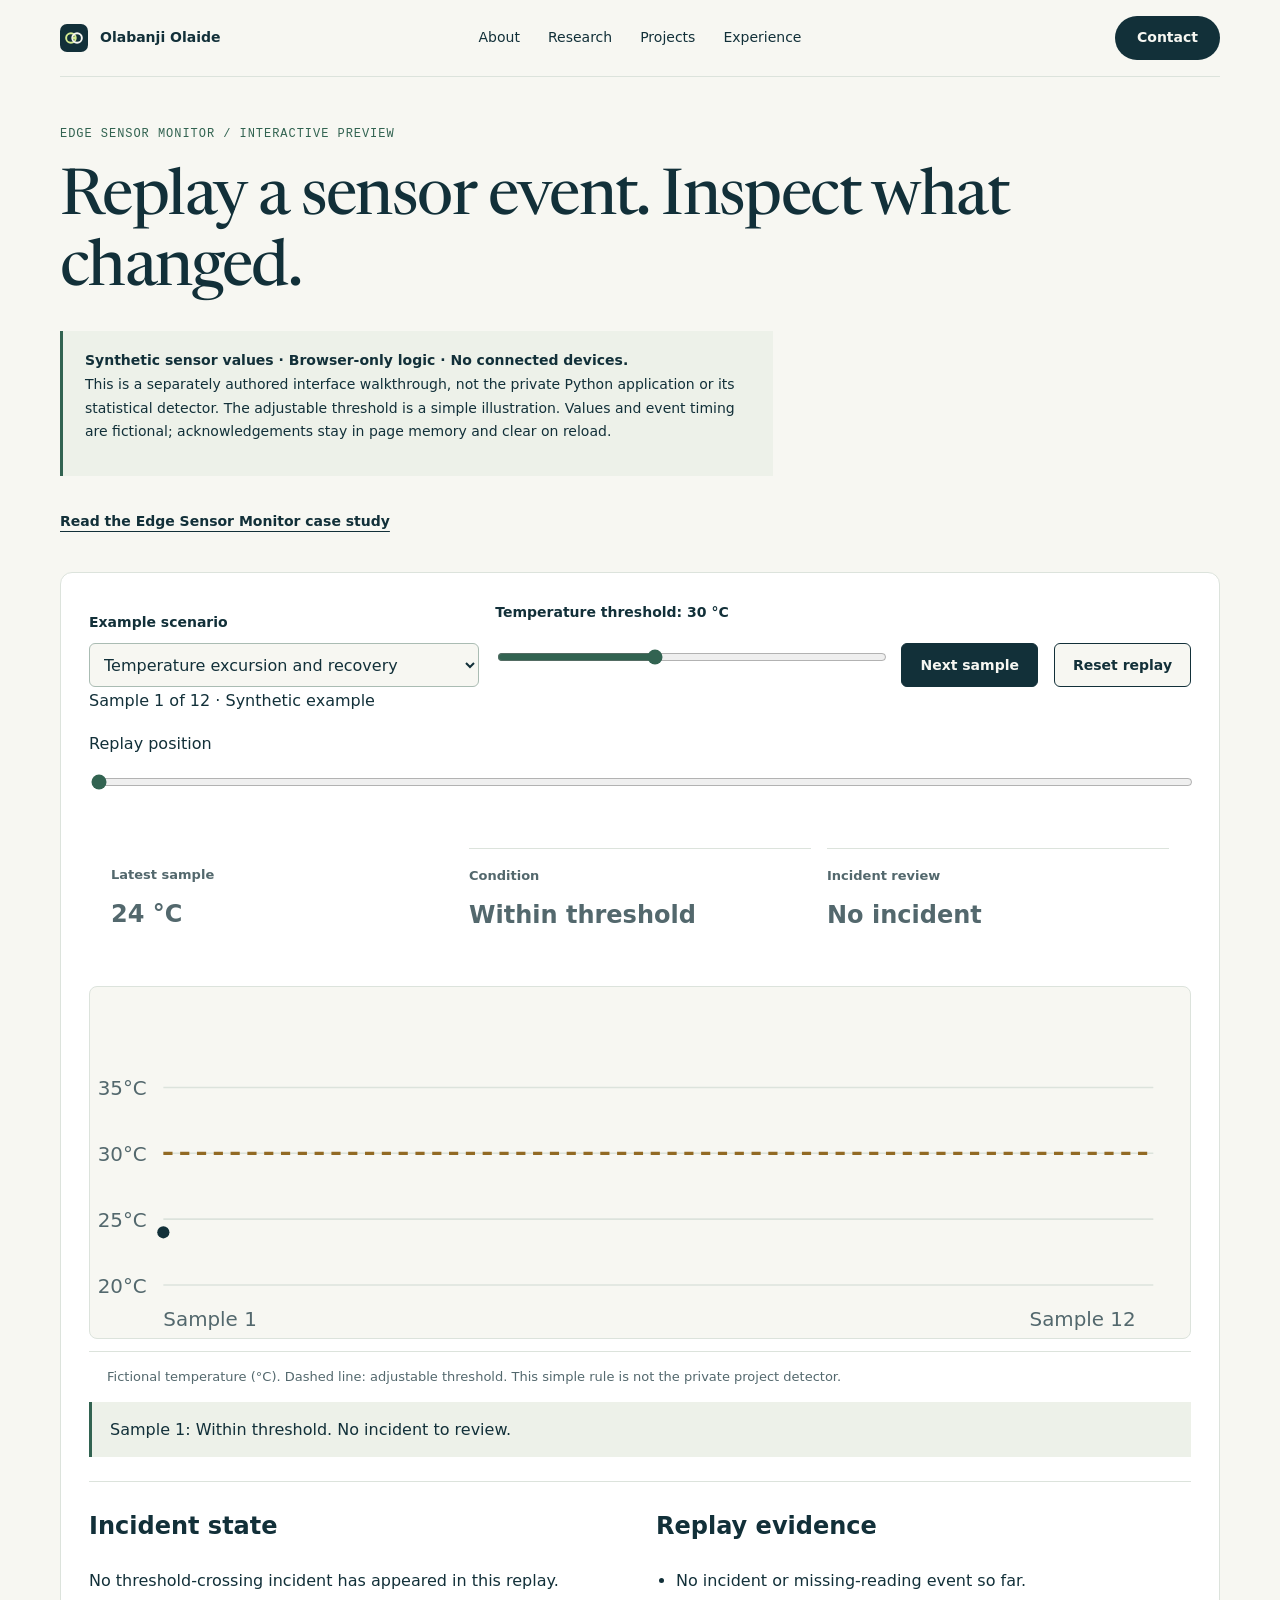
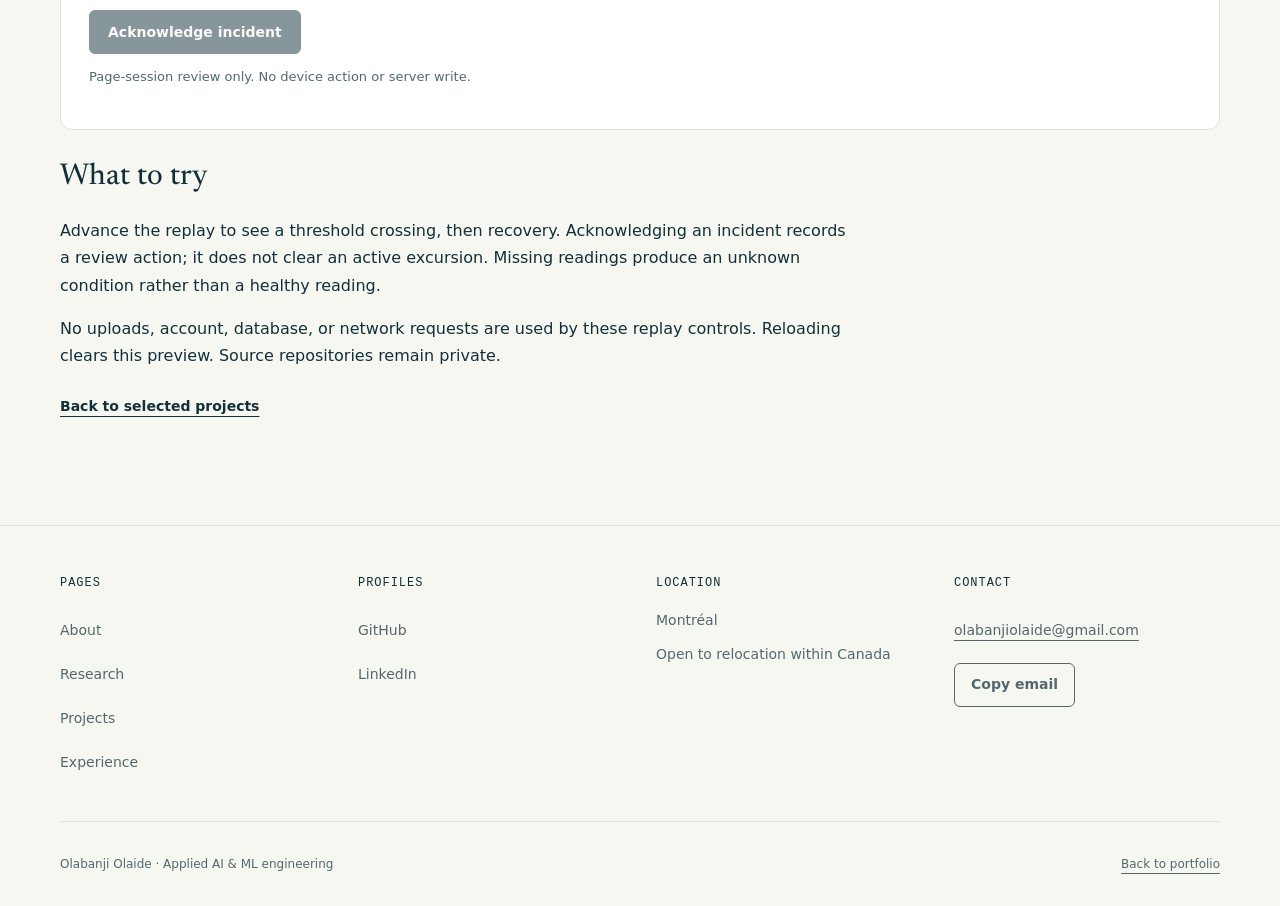
<file: site/edge-sensor-demo.html>
<!doctype html><html lang="en"><head><meta charset="utf-8"><meta name="viewport" content="width=device-width,initial-scale=1"><title>Edge Sensor Monitor — browser preview | Olabanji Olaide</title><meta name="description" content="Explore a synthetic interactive Edge Sensor Monitor workflow. No private data or live inference."><link rel="canonical" href="https://olabanjiolaide.github.io/olabanjiolaide/edge-sensor-demo.html"><link rel="icon" href="favicon.svg" type="image/svg+xml"><link rel="stylesheet" href="styles.css?v=20261121-demo-cta2"><link rel="stylesheet" href="project-previews.css?v=1"></head><body><a class="skip" href="#main">Skip to content</a><header class="wrap portfolio-header"><a href="index.html" class="brand">
  <svg width="28" height="28" viewBox="0 0 32 32" fill="none" aria-hidden="true">
    <rect width="32" height="32" rx="8" fill="#123039"/>
    <circle cx="12.5" cy="16" r="5.5" stroke="#d5eb91" stroke-width="2.2"/>
    <circle cx="19.5" cy="16" r="5.5" stroke="#f7f7f2" stroke-width="2.2"/>
    <circle cx="16" cy="16" r="1.8" fill="#d5eb91"/>
  </svg>
  <span>Olabanji Olaide</span>
</a><nav aria-label="Main navigation"><a href="about.html">About</a><a href="index.html#research">Research</a><a href="index.html#work">Projects</a><a href="index.html#experience">Experience</a></nav><a class="header-contact" href="index.html#connect">Contact</a></header><main id="main" tabindex="-1" class="lab-preview wrap" data-preview="edge"><p class="section-kicker">EDGE SENSOR MONITOR / INTERACTIVE PREVIEW</p><h1>Replay a sensor event. Inspect what changed.</h1><div class="lab-scope"><strong>Synthetic sensor values · Browser-only logic · No connected devices.</strong><p>This is a separately authored interface walkthrough, not the private Python application or its statistical detector. The adjustable threshold is a simple illustration. Values and event timing are fictional; acknowledgements stay in page memory and clear on reload.</p></div><a class="text-link" href="edge-sensor-monitor.html">Read the Edge Sensor Monitor case study</a><noscript><p>Enable JavaScript to use the replay controls. The case study above remains available.</p></noscript><section class="lab-panel" id="lab-panel" hidden aria-label="Edge Sensor Monitor synthetic replay"><div class="lab-controls"><div><label for="scenario">Example scenario</label><select id="scenario"><option value="spike">Temperature excursion and recovery</option><option value="gap">Missing readings</option><option value="steady">Steady readings</option></select></div><div><label for="gate">Temperature threshold: <output id="gate-value">30 °C</output></label><input id="gate" type="range" min="26" max="36" step="1" value="30"></div><button id="next" type="button">Next sample</button><button id="reset" class="lab-reset" type="button">Reset replay</button></div><p id="sample-label">Sample 1 of 12</p><label for="cursor">Replay position</label><input style="width:100%;min-height:44px" id="cursor" type="range" min="0" max="11" value="0"><dl class="lab-metrics"><div><dt>Latest sample</dt><dd id="metric-0">—</dd></div><div><dt>Condition</dt><dd id="metric-1">—</dd></div><div><dt>Incident review</dt><dd id="metric-2">—</dd></div></dl><figure style="margin:0"><svg class="lab-chart" id="chart" viewBox="0 0 720 230" role="img" aria-labelledby="chart-title chart-desc"><title id="chart-title">Synthetic replay</title><desc id="chart-desc">Authored values revealed up to the selected sample. Missing samples break the line.</desc></svg><figcaption class="lab-caption" id="chart-caption"></figcaption></figure><p class="lab-status" id="status" role="status" aria-live="polite"></p><div class="lab-review"><section><h2>Incident state</h2><p id="detail"></p><button type="button" id="ack">Acknowledge incident</button><p class="lab-caption">Page-session review only. No device action or server write.</p></section><section><h2>Replay evidence</h2><ul id="events"></ul></section></div></section><section class="lab-explainer"><h2>What to try</h2><p>Advance the replay to see a threshold crossing, then recovery. Acknowledging an incident records a review action; it does not clear an active excursion. Missing readings produce an unknown condition rather than a healthy reading.</p><p>No uploads, account, database, or network requests are used by these replay controls. Reloading clears this preview. Source repositories remain private.</p><a class="text-link" href="index.html#work">Back to selected projects</a></section></main><footer class="site-footer"><div class="wrap footer-grid"><div><h2>Pages</h2><a href="about.html">About</a><a href="index.html#research">Research</a><a href="index.html#work">Projects</a><a href="index.html#experience">Experience</a></div><div><h2>Profiles</h2><a href="https://github.com/olabanjiolaide">GitHub</a><a href="https://www.linkedin.com/in/olabanji-olaide-239104b0/">LinkedIn</a></div><div><h2>Location</h2><p>Montréal</p><p>Open to relocation within Canada</p></div><div><h2>Contact</h2><div class="email-contact"><a href="mailto:olabanjiolaide@gmail.com">olabanjiolaide@gmail.com</a><button type="button" class="copy-email" hidden>Copy email</button><span class="copy-status" role="status" aria-live="polite"></span></div></div></div><div class="wrap footer-bottom"><span>Olabanji Olaide · Applied AI &amp; ML engineering</span><a href="index.html#work">Back to portfolio</a></div></footer><script src="enhancements.js?v=20261116-anchors" defer></script><script src="project-previews.js?v=1" defer></script></body></html>
</file>
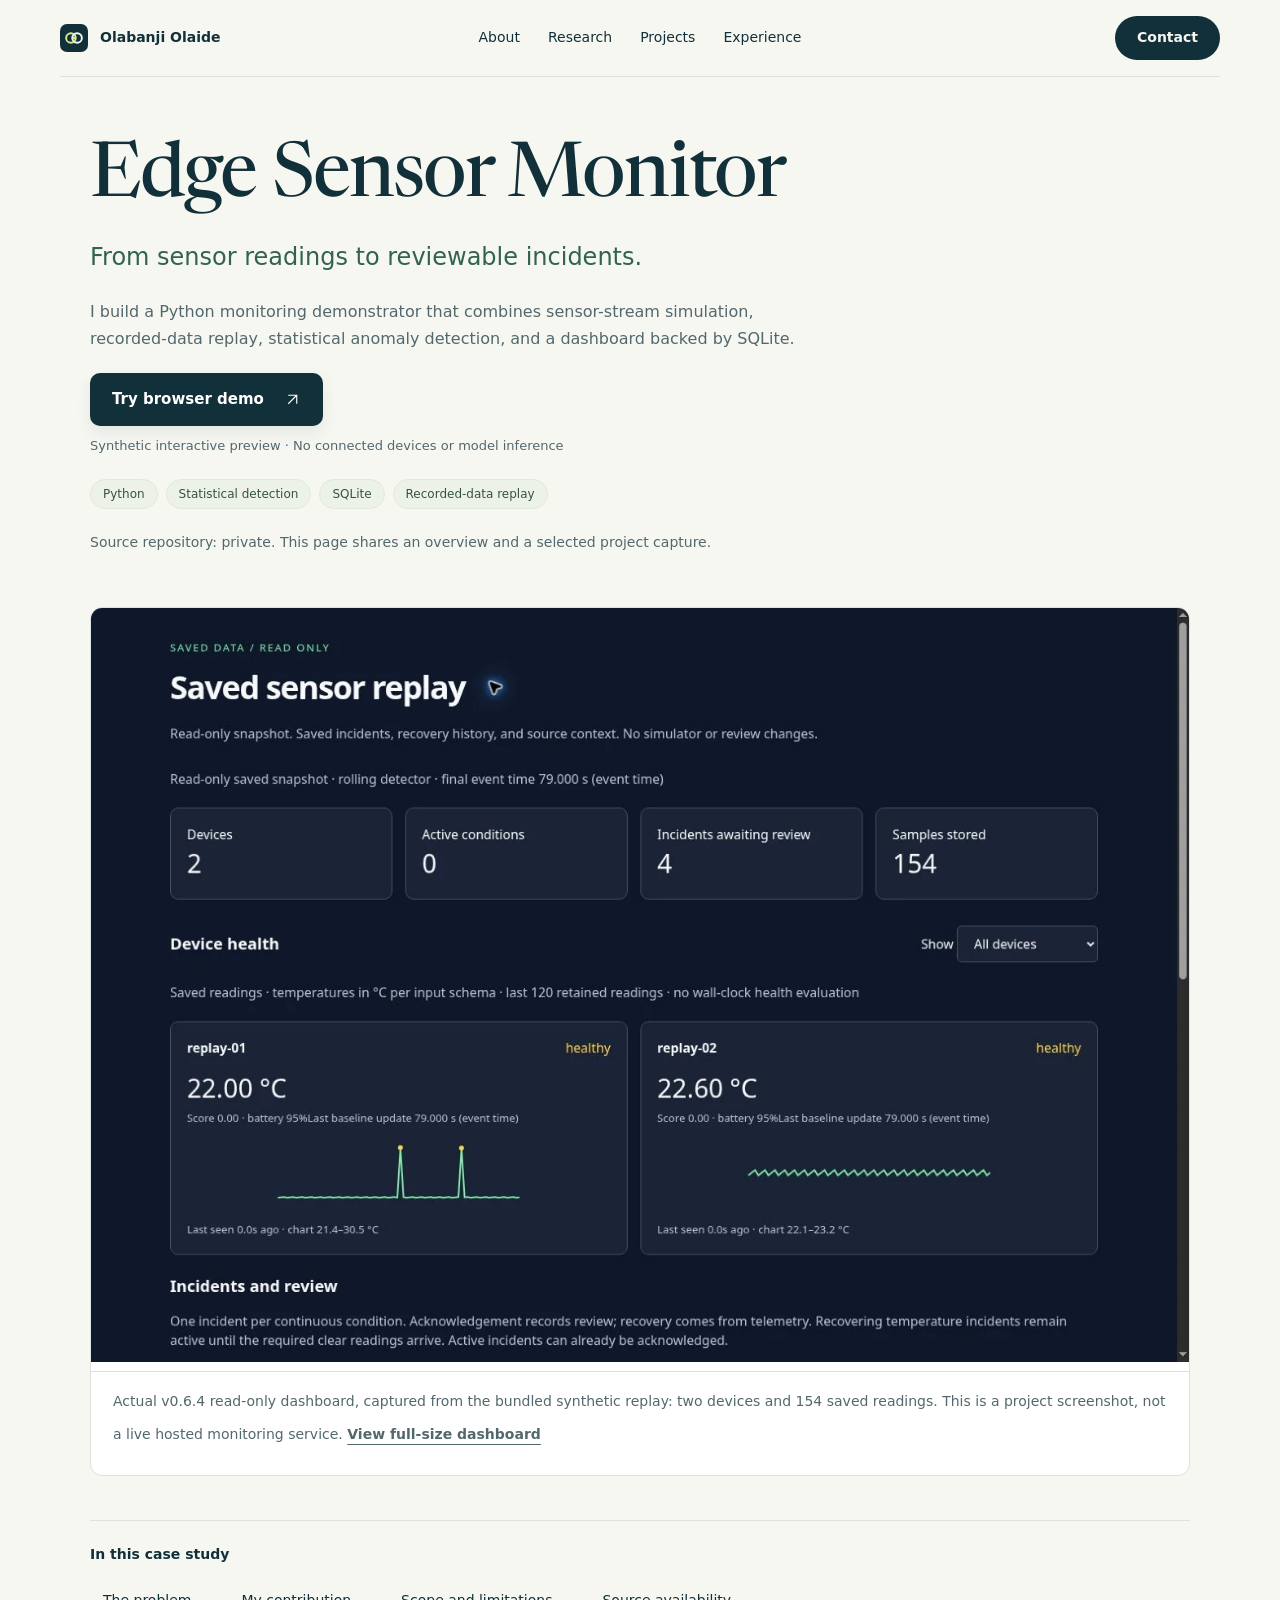
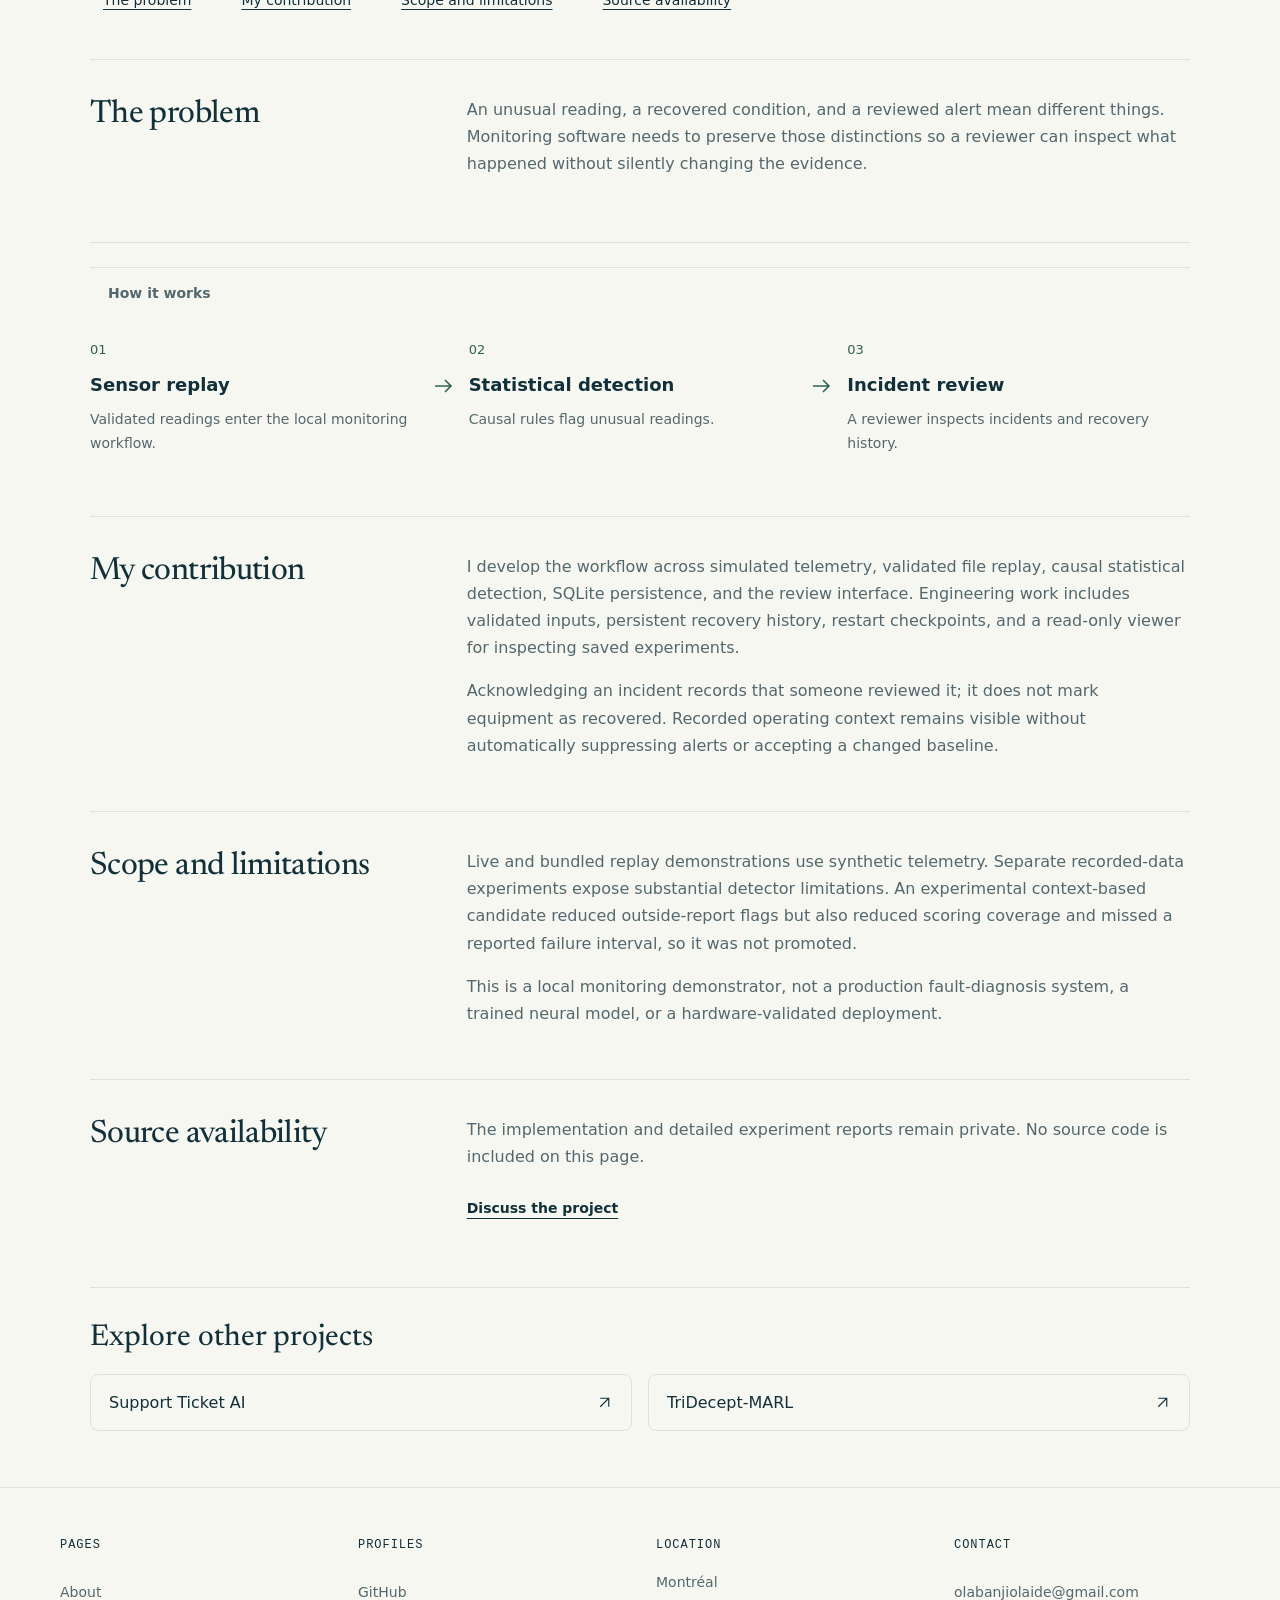
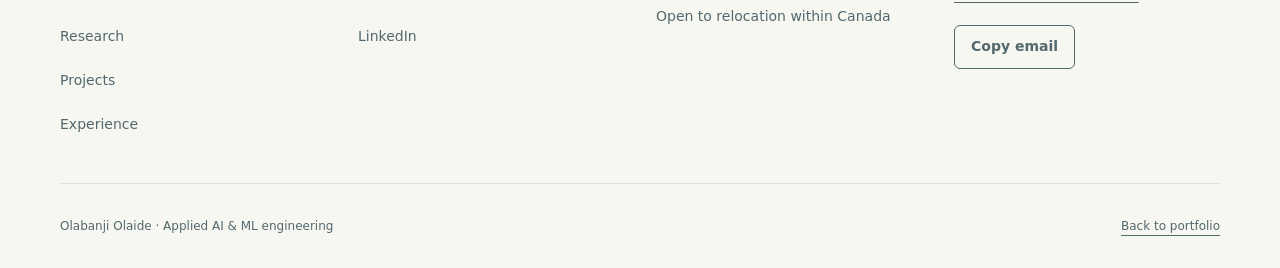
<file: site/edge-sensor-monitor.html>
<!doctype html><html lang="en"><head><meta charset="utf-8"><meta name="viewport" content="width=device-width,initial-scale=1"><title>Edge Sensor Monitor | Olabanji Olaide</title><meta name="description" content="A Python monitoring project connecting sensor replay, statistical anomaly detection, persistent incidents, and human review. Source repository private."><link rel="canonical" href="https://olabanjiolaide.github.io/olabanjiolaide/edge-sensor-monitor.html"><link rel="stylesheet" href="styles.css?v=20261116-skills"><link rel="preload" href="fonts/newsreader.woff" as="font" type="font/woff" crossorigin><link rel="icon" href="favicon.svg?v=20261116-green" type="image/svg+xml"><meta name="theme-color" content="#123039"><meta property="og:type" content="article"><meta property="og:title" content="Edge Sensor Monitor | Olabanji Olaide"><meta property="og:description" content="From sensor readings to reviewable incidents. A local Python monitoring demonstrator."><meta property="og:url" content="https://olabanjiolaide.github.io/olabanjiolaide/edge-sensor-monitor.html"><meta property="og:image" content="https://olabanjiolaide.github.io/olabanjiolaide/images/portfolio-social.png"><meta property="og:image:width" content="1200"><meta property="og:image:height" content="630"><meta property="og:image:alt" content="Olabanji Olaide — AI research and machine learning engineering. Python, PyTorch, FastAPI."><meta name="twitter:card" content="summary_large_image"><meta name="twitter:image" content="https://olabanjiolaide.github.io/olabanjiolaide/images/portfolio-social.png"></head><body><a class="skip" href="#main">Skip to content</a><header class="wrap portfolio-header"><a href="index.html" class="brand">
  <svg width="28" height="28" viewBox="0 0 32 32" fill="none" aria-hidden="true">
    <rect width="32" height="32" rx="8" fill="#123039"/>
    <circle cx="12.5" cy="16" r="5.5" stroke="#d5eb91" stroke-width="2.2"/>
    <circle cx="19.5" cy="16" r="5.5" stroke="#f7f7f2" stroke-width="2.2"/>
    <circle cx="16" cy="16" r="1.8" fill="#d5eb91"/>
  </svg>
  <span>Olabanji Olaide</span>
</a><nav aria-label="Main navigation"><a href="about.html">About</a><a href="index.html#research">Research</a><a href="index.html#work">Projects</a><a href="index.html#experience">Experience</a></nav><a class="header-contact" href="index.html#connect">Contact</a></header><main id="main" tabindex="-1" class="case-study wrap"><article><div class="case-intro"><h1>Edge Sensor Monitor</h1><p class="case-deck">From sensor readings to reviewable incidents.</p><p>I build a Python monitoring demonstrator that combines sensor-stream simulation, recorded-data replay, statistical anomaly detection, and a dashboard backed by SQLite.</p><div class="project-actions"><a class="button project-demo-button" href="edge-sensor-demo.html">Try browser demo <svg class="icon-arrow" viewBox="0 0 24 24" fill="none" stroke="currentColor" stroke-width="1.6" aria-hidden="true"><path d="M6 18 18 6M6 6h12v12"/></svg></a></div><p class="project-demo-note">Synthetic interactive preview · No connected devices or model inference</p><div class="tags"><span>Python</span><span>Statistical detection</span><span>SQLite</span><span>Recorded-data replay</span></div><p class="private-source">Source repository: private. This page shares an overview and a selected project capture.</p></div><figure class="edge-case-visual"><div class="edge-capture-window"><a class="snapshot-zoom" href="images/edge-sensor-dashboard.jpg" data-lightbox aria-label="Enlarge Edge Sensor Monitor screenshot"><img src="images/edge-sensor-dashboard-1348.webp" srcset="images/edge-sensor-dashboard-480.webp 480w, images/edge-sensor-dashboard-800.webp 800w, images/edge-sensor-dashboard-1348.webp 1348w" sizes="(max-width: 600px) calc(100vw - 36px), (max-width: 1164px) calc(100vw - 64px), 1100px" width="1348" height="926" alt="Actual Edge Sensor Monitor saved-replay dashboard with fleet counts, temperature charts, and incident review" loading="eager" decoding="async"></a></div><figcaption>Actual v0.6.4 read-only dashboard, captured from the bundled synthetic replay: two devices and 154 saved readings. This is a project screenshot, not a live hosted monitoring service. <a href="images/edge-sensor-dashboard.jpg">View full-size dashboard</a></figcaption></figure><nav class="case-contents" aria-label="Case study contents"><span>In this case study</span><div><a href="#the-problem">The problem</a><a href="#my-contribution">My contribution</a><a href="#scope-and-limitations">Scope and limitations</a><a href="#source-availability">Source availability</a></div></nav><section id="the-problem" class="case-section" aria-labelledby="the-problem-title"><h2 id="the-problem-title">The problem</h2><div><p>An unusual reading, a recovered condition, and a reviewed alert mean different things. Monitoring software needs to preserve those distinctions so a reviewer can inspect what happened without silently changing the evidence.</p></div></section><figure class="project-pipeline"><figcaption>How it works</figcaption><ol><li><span class="pipeline-index">01</span><strong>Sensor replay</strong><p>Validated readings enter the local monitoring workflow.</p><svg viewBox="0 0 24 24" fill="none" stroke="currentColor" stroke-width="1.6" aria-hidden="true"><path d="M4 12h16m-6-6 6 6-6 6"/></svg></li><li><span class="pipeline-index">02</span><strong>Statistical detection</strong><p>Causal rules flag unusual readings.</p><svg viewBox="0 0 24 24" fill="none" stroke="currentColor" stroke-width="1.6" aria-hidden="true"><path d="M4 12h16m-6-6 6 6-6 6"/></svg></li><li><span class="pipeline-index">03</span><strong>Incident review</strong><p>A reviewer inspects incidents and recovery history.</p></li></ol></figure><section id="my-contribution" class="case-section" aria-labelledby="my-contribution-title"><h2 id="my-contribution-title">My contribution</h2><div><p>I develop the workflow across simulated telemetry, validated file replay, causal statistical detection, SQLite persistence, and the review interface. Engineering work includes validated inputs, persistent recovery history, restart checkpoints, and a read-only viewer for inspecting saved experiments.</p><p>Acknowledging an incident records that someone reviewed it; it does not mark equipment as recovered. Recorded operating context remains visible without automatically suppressing alerts or accepting a changed baseline.</p></div></section><section id="scope-and-limitations" class="case-section" aria-labelledby="scope-and-limitations-title"><h2 id="scope-and-limitations-title">Scope and limitations</h2><div><p>Live and bundled replay demonstrations use synthetic telemetry. Separate recorded-data experiments expose substantial detector limitations. An experimental context-based candidate reduced outside-report flags but also reduced scoring coverage and missed a reported failure interval, so it was not promoted.</p><p>This is a local monitoring demonstrator, not a production fault-diagnosis system, a trained neural model, or a hardware-validated deployment.</p></div></section><section id="source-availability" class="case-section" aria-labelledby="source-availability-title"><h2 id="source-availability-title">Source availability</h2><div><p>The implementation and detailed experiment reports remain private. No source code is included on this page.</p><a class="text-link" href="index.html#connect">Discuss the project</a></div></section><nav class="related-projects" aria-label="Explore other projects"><h2>Explore other projects</h2><div><a href="support-ticket-ai.html">Support Ticket AI <svg class="icon-arrow" viewBox="0 0 24 24" fill="none" stroke="currentColor" stroke-width="1.6" aria-hidden="true"><path d="M6 18 18 6M6 6h12v12"/></svg></a><a href="tridecept-marl.html">TriDecept-MARL <svg class="icon-arrow" viewBox="0 0 24 24" fill="none" stroke="currentColor" stroke-width="1.6" aria-hidden="true"><path d="M6 18 18 6M6 6h12v12"/></svg></a></div></nav></article></main><footer class="site-footer"><div class="wrap footer-grid"><div><h2>Pages</h2><a href="about.html">About</a><a href="index.html#research">Research</a><a href="index.html#work">Projects</a><a href="index.html#experience">Experience</a></div><div><h2>Profiles</h2><a href="https://github.com/olabanjiolaide">GitHub</a><a href="https://www.linkedin.com/in/olabanji-olaide-239104b0/">LinkedIn</a></div><div><h2>Location</h2><p>Montréal</p><p>Open to relocation within Canada</p></div><div><h2>Contact</h2><div class="email-contact"><a href="mailto:olabanjiolaide@gmail.com">olabanjiolaide@gmail.com</a><button type="button" class="copy-email" hidden>Copy email</button><span class="copy-status" role="status" aria-live="polite"></span></div></div></div><div class="wrap footer-bottom"><span>Olabanji Olaide · Applied AI &amp; ML engineering</span><a href="index.html#work">Back to portfolio</a></div></footer><dialog class="snapshot-dialog" aria-labelledby="snapshot-title"><div class="snapshot-toolbar"><h2 id="snapshot-title">Project screenshot</h2><button type="button" class="snapshot-close">Close</button></div><p>Scroll to inspect the full-resolution image, or pinch to zoom on your device.</p><div class="snapshot-scroll" tabindex="0" aria-label="Full-resolution screenshot"><img alt=""></div><a class="snapshot-original">Open original image</a></dialog><script src="enhancements.js?v=20261116-anchors" defer></script></body></html>
</file>
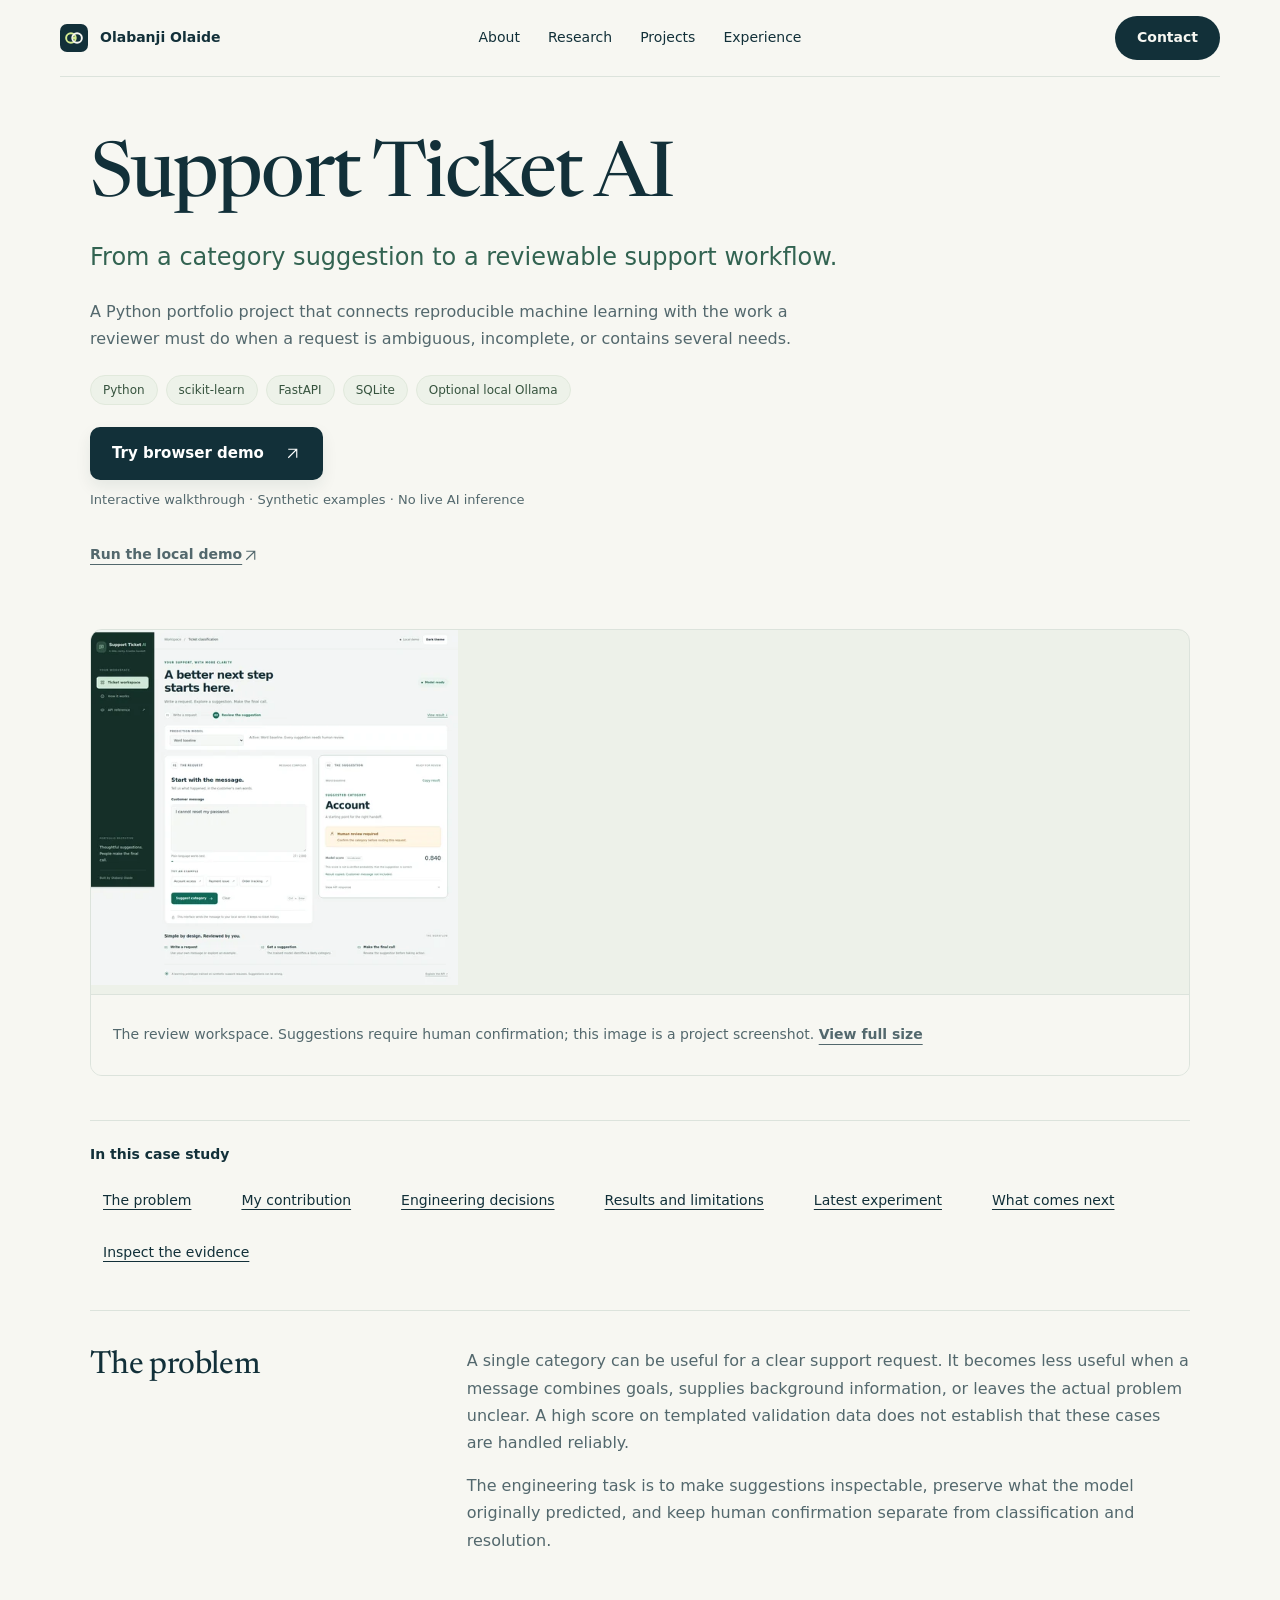
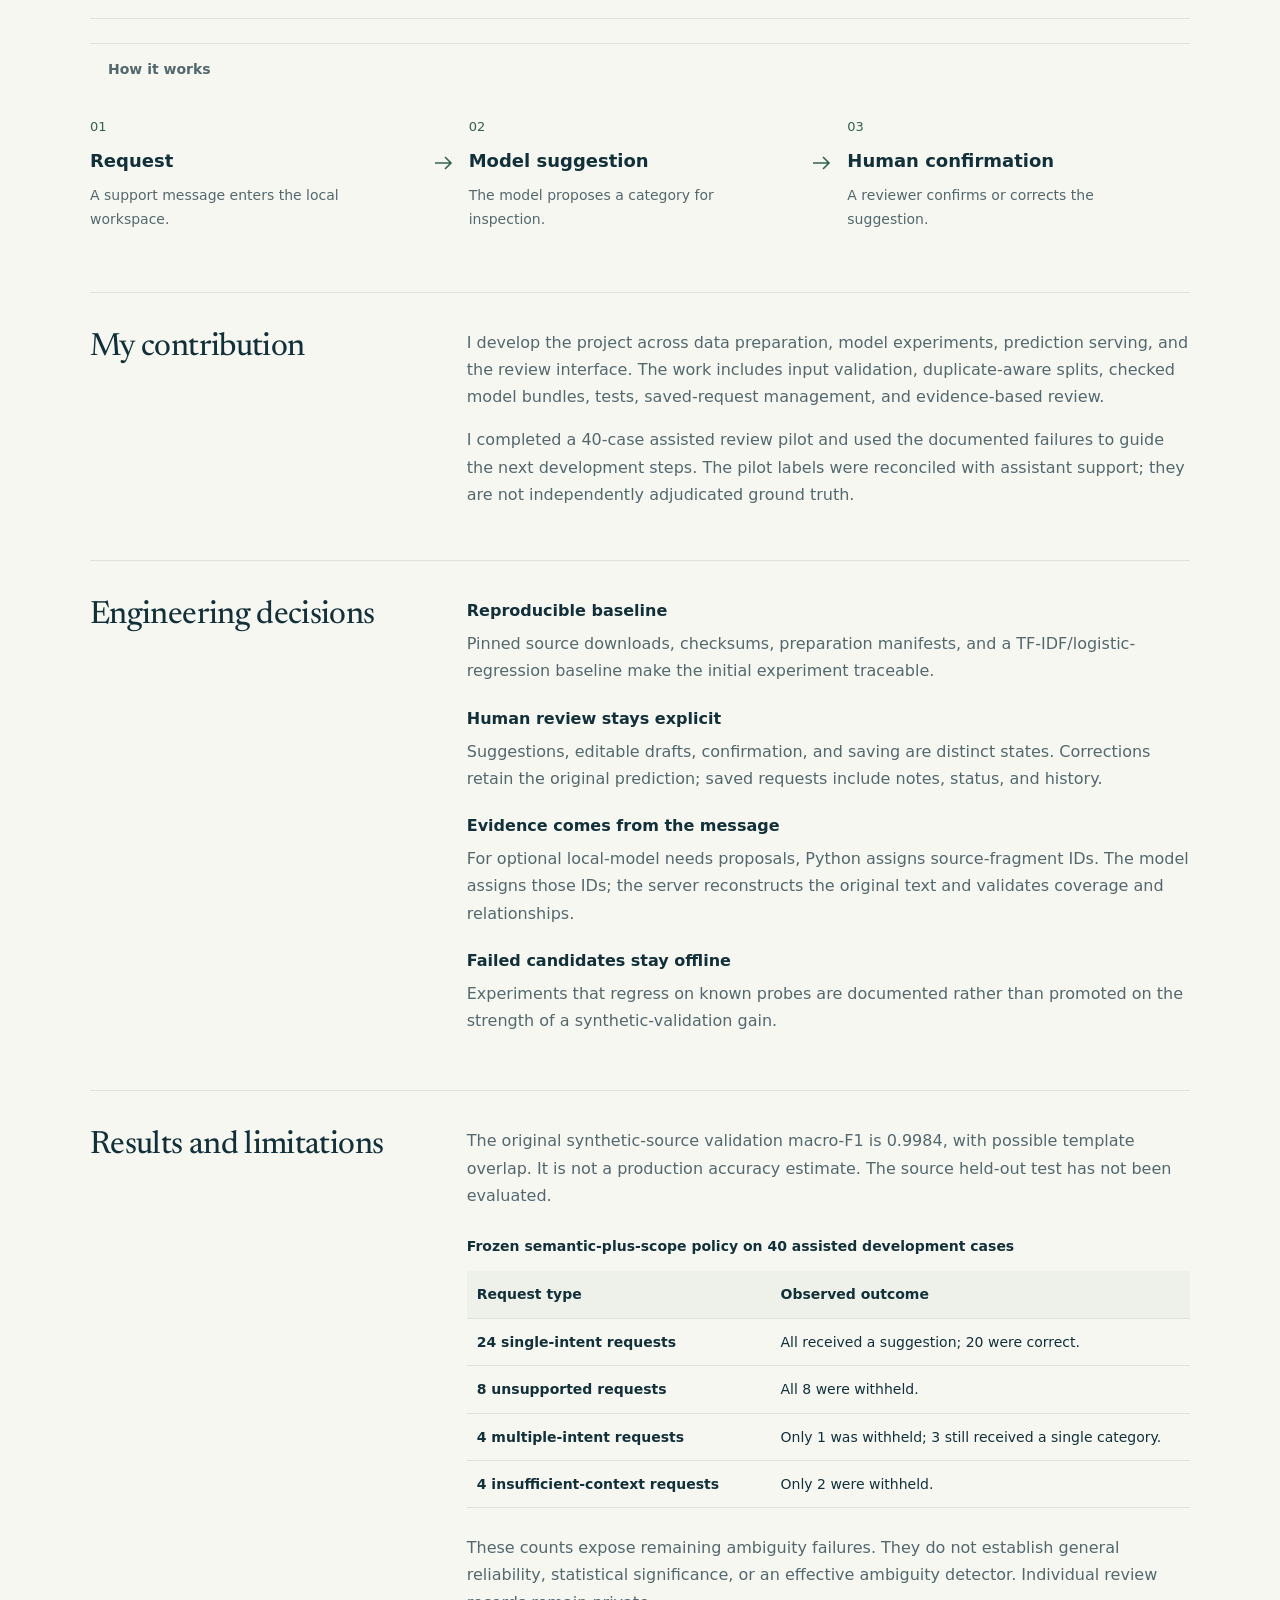
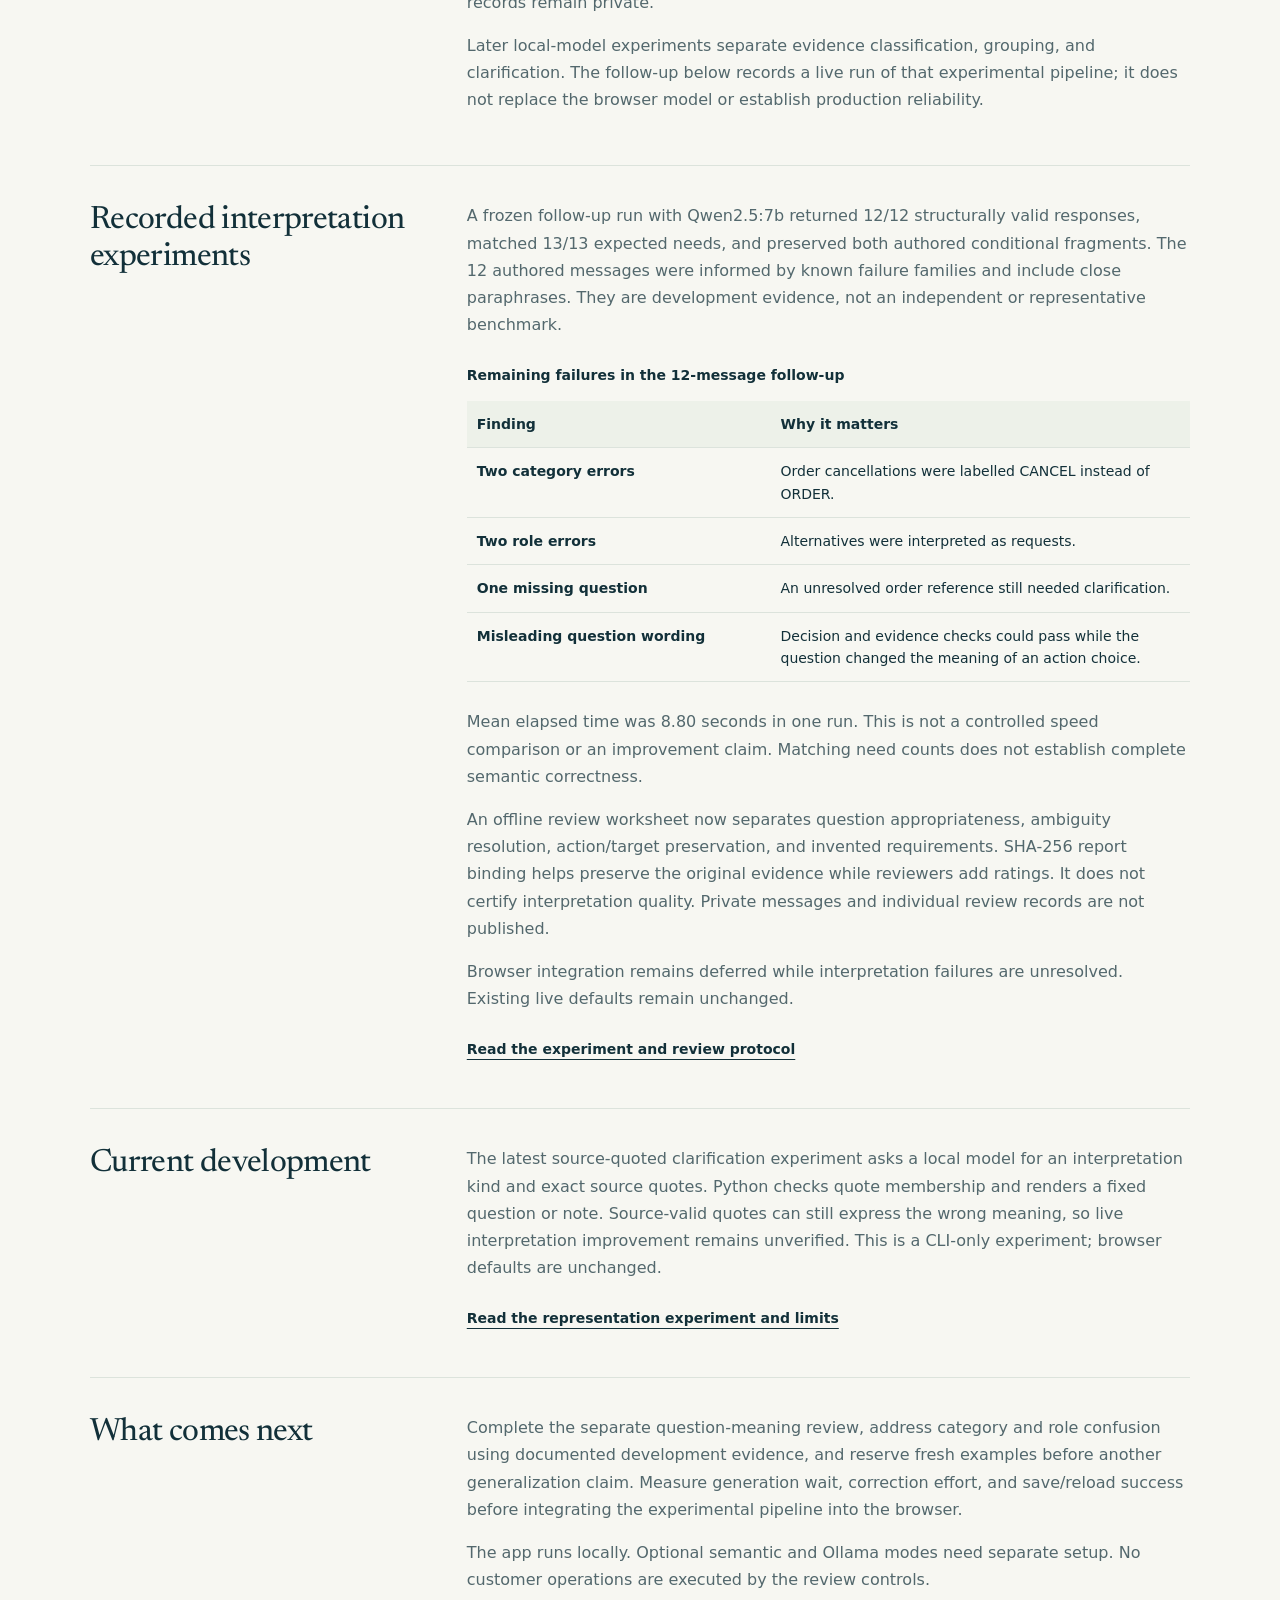
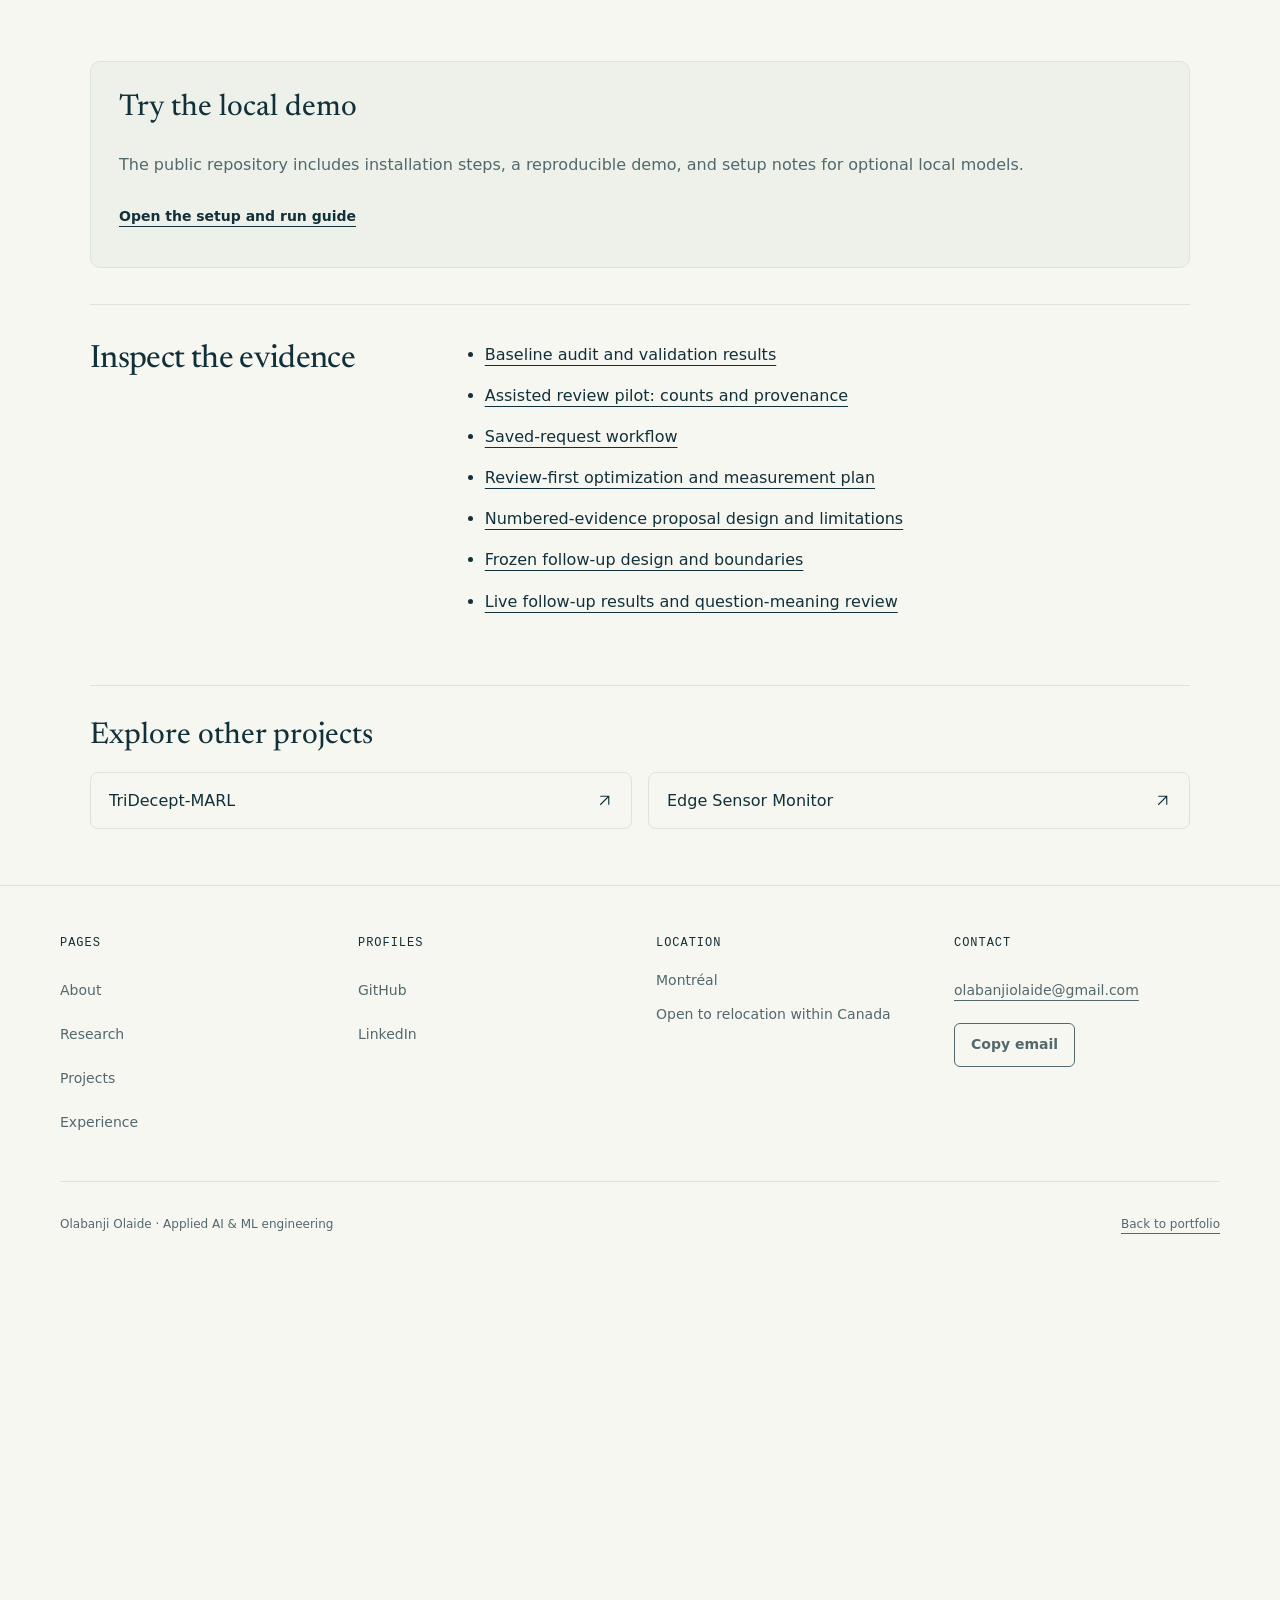
<file: site/support-ticket-ai.html>
<!doctype html>
<html lang="en"><head><meta charset="utf-8"><meta name="viewport" content="width=device-width, initial-scale=1"><meta name="description" content="A Support Ticket AI engineering case study covering reproducible classification, human review, workflow decisions, and evaluation limitations."><title>Support Ticket AI | Olabanji Olaide</title><link rel="stylesheet" href="styles.css?v=20261121-demo-cta2"><link rel="preload" href="fonts/newsreader.woff" as="font" type="font/woff" crossorigin>
<link rel="canonical" href="https://olabanjiolaide.github.io/olabanjiolaide/support-ticket-ai.html">
<link rel="icon" href="favicon.svg?v=20261116-green" type="image/svg+xml">
<meta property="og:type" content="article">
<meta property="og:site_name" content="Olabanji Olaide">
<meta property="og:title" content="Support Ticket AI | Olabanji Olaide">
<meta property="og:description" content="A Support Ticket AI engineering case study covering reproducible classification, human review, workflow decisions, and evaluation limitations.">
<meta property="og:url" content="https://olabanjiolaide.github.io/olabanjiolaide/support-ticket-ai.html">
<meta property="og:image" content="https://olabanjiolaide.github.io/olabanjiolaide/images/portfolio-social.png">


<meta property="og:image:width" content="1200"><meta property="og:image:height" content="630"><meta property="og:image:alt" content="Olabanji Olaide — AI research and machine learning engineering. Python, PyTorch, FastAPI."><meta name="twitter:card" content="summary_large_image"><meta name="twitter:image" content="https://olabanjiolaide.github.io/olabanjiolaide/images/portfolio-social.png"></head>
<body><a class="skip" href="#main">Skip to content</a><header class="wrap portfolio-header"><a href="index.html" class="brand">
  <svg width="28" height="28" viewBox="0 0 32 32" fill="none" aria-hidden="true">
    <rect width="32" height="32" rx="8" fill="#123039"/>
    <circle cx="12.5" cy="16" r="5.5" stroke="#d5eb91" stroke-width="2.2"/>
    <circle cx="19.5" cy="16" r="5.5" stroke="#f7f7f2" stroke-width="2.2"/>
    <circle cx="16" cy="16" r="1.8" fill="#d5eb91"/>
  </svg>
  <span>Olabanji Olaide</span>
</a><nav aria-label="Main navigation"><a href="about.html">About</a><a href="index.html#research">Research</a><a href="index.html#work">Projects</a><a href="index.html#experience">Experience</a></nav><a class="header-contact" href="index.html#connect">Contact</a></header>
<main id="main" tabindex="-1" class="case-study wrap"><article>
<div class="case-intro"><h1>Support Ticket AI</h1><p class="case-deck">From a category suggestion to a reviewable support workflow.</p><p>A Python portfolio project that connects reproducible machine learning with the work a reviewer must do when a request is ambiguous, incomplete, or contains several needs.</p><div class="tags"><span>Python</span><span>scikit-learn</span><span>FastAPI</span><span>SQLite</span><span>Optional local Ollama</span></div><div class="project-actions"><a class="button project-demo-button" href="support-ticket-demo.html">Try browser demo <svg class="icon-arrow" viewBox="0 0 24 24" fill="none" stroke="currentColor" stroke-width="1.6" aria-hidden="true"><path d="M6 18 18 6M6 6h12v12"/></svg></a></div><p class="project-demo-note">Interactive walkthrough · Synthetic examples · No live AI inference</p><p><a class="text-link" href="https://github.com/olabanjiolaide/support-ticket-ai/blob/main/docs/07-running-the-demo.md">Run the local demo <svg class="icon-arrow" viewBox="0 0 24 24" fill="none" stroke="currentColor" stroke-width="1.6" aria-hidden="true"><path d="M6 18 18 6M6 6h12v12"/></svg></a></p></div>
<figure class="case-visual"><a class="snapshot-zoom" href="https://raw.githubusercontent.com/olabanjiolaide/support-ticket-ai/main/docs/images/workspace-modern-light.png" data-lightbox aria-label="Enlarge Support Ticket AI screenshot"><img width="1440" height="1394" src="images/workspace-modern-light-1440.webp" srcset="images/workspace-modern-light-480.webp 480w, images/workspace-modern-light-800.webp 800w, images/workspace-modern-light-1440.webp 1440w" sizes="(max-width: 600px) calc(100vw - 36px), (max-width: 1164px) calc(100vw - 64px), 1100px" alt="Support Ticket AI workspace showing the interface for reviewing a model suggestion" loading="eager" fetchpriority="high" decoding="async"></a><figcaption>The review workspace. Suggestions require human confirmation; this image is a project screenshot. <a href="https://raw.githubusercontent.com/olabanjiolaide/support-ticket-ai/main/docs/images/workspace-modern-light.png">View full size</a></figcaption></figure>
<nav class="case-contents" aria-label="Case study contents"><span>In this case study</span><div><a href="#problem">The problem</a><a href="#contribution">My contribution</a><a href="#decisions">Engineering decisions</a><a href="#results">Results and limitations</a><a href="#followup">Latest experiment</a><a href="#next">What comes next</a><a href="#evidence">Inspect the evidence</a></div></nav>
<section id="problem" class="case-section" aria-labelledby="problem-title"><h2 id="problem-title">The problem</h2><div><p>A single category can be useful for a clear support request. It becomes less useful when a message combines goals, supplies background information, or leaves the actual problem unclear. A high score on templated validation data does not establish that these cases are handled reliably.</p><p>The engineering task is to make suggestions inspectable, preserve what the model originally predicted, and keep human confirmation separate from classification and resolution.</p></div></section><figure class="project-pipeline"><figcaption>How it works</figcaption><ol><li><span class="pipeline-index">01</span><strong>Request</strong><p>A support message enters the local workspace.</p><svg viewBox="0 0 24 24" fill="none" stroke="currentColor" stroke-width="1.6" aria-hidden="true"><path d="M4 12h16m-6-6 6 6-6 6"/></svg></li><li><span class="pipeline-index">02</span><strong>Model suggestion</strong><p>The model proposes a category for inspection.</p><svg viewBox="0 0 24 24" fill="none" stroke="currentColor" stroke-width="1.6" aria-hidden="true"><path d="M4 12h16m-6-6 6 6-6 6"/></svg></li><li><span class="pipeline-index">03</span><strong>Human confirmation</strong><p>A reviewer confirms or corrects the suggestion.</p></li></ol></figure>
<section id="contribution" class="case-section" aria-labelledby="contribution-title"><h2 id="contribution-title">My contribution</h2><div><p>I develop the project across data preparation, model experiments, prediction serving, and the review interface. The work includes input validation, duplicate-aware splits, checked model bundles, tests, saved-request management, and evidence-based review.</p><p>I completed a 40-case assisted review pilot and used the documented failures to guide the next development steps. The pilot labels were reconciled with assistant support; they are not independently adjudicated ground truth.</p></div></section>
<section id="decisions" class="case-section" aria-labelledby="decisions-title"><h2 id="decisions-title">Engineering decisions</h2><div><dl class="case-decisions"><div><dt>Reproducible baseline</dt><dd>Pinned source downloads, checksums, preparation manifests, and a TF-IDF/logistic-regression baseline make the initial experiment traceable.</dd></div><div><dt>Human review stays explicit</dt><dd>Suggestions, editable drafts, confirmation, and saving are distinct states. Corrections retain the original prediction; saved requests include notes, status, and history.</dd></div><div><dt>Evidence comes from the message</dt><dd>For optional local-model needs proposals, Python assigns source-fragment IDs. The model assigns those IDs; the server reconstructs the original text and validates coverage and relationships.</dd></div><div><dt>Failed candidates stay offline</dt><dd>Experiments that regress on known probes are documented rather than promoted on the strength of a synthetic-validation gain.</dd></div></dl></div></section>
<section id="results" class="case-section" aria-labelledby="results-title"><h2 id="results-title">Results and limitations</h2><div><p>The original synthetic-source validation macro-F1 is 0.9984, with possible template overlap. It is not a production accuracy estimate. The source held-out test has not been evaluated.</p><div class="table-scroll"><table><caption>Frozen semantic-plus-scope policy on 40 assisted development cases</caption><thead><tr><th scope="col">Request type</th><th scope="col">Observed outcome</th></tr></thead><tbody><tr><th scope="row">24 single-intent requests</th><td>All received a suggestion; 20 were correct.</td></tr><tr><th scope="row">8 unsupported requests</th><td>All 8 were withheld.</td></tr><tr><th scope="row">4 multiple-intent requests</th><td>Only 1 was withheld; 3 still received a single category.</td></tr><tr><th scope="row">4 insufficient-context requests</th><td>Only 2 were withheld.</td></tr></tbody></table></div><p>These counts expose remaining ambiguity failures. They do not establish general reliability, statistical significance, or an effective ambiguity detector. Individual review records remain private.</p><p>Later local-model experiments separate evidence classification, grouping, and clarification. The follow-up below records a live run of that experimental pipeline; it does not replace the browser model or establish production reliability.</p></div></section>
<section id="followup" class="case-section" aria-labelledby="followup-title"><h2 id="followup-title">Recorded interpretation experiments</h2><div><p>A frozen follow-up run with Qwen2.5:7b returned 12/12 structurally valid responses, matched 13/13 expected needs, and preserved both authored conditional fragments. The 12 authored messages were informed by known failure families and include close paraphrases. They are development evidence, not an independent or representative benchmark.</p><div class="table-scroll"><table><caption>Remaining failures in the 12-message follow-up</caption><thead><tr><th scope="col">Finding</th><th scope="col">Why it matters</th></tr></thead><tbody><tr><th scope="row">Two category errors</th><td>Order cancellations were labelled CANCEL instead of ORDER.</td></tr><tr><th scope="row">Two role errors</th><td>Alternatives were interpreted as requests.</td></tr><tr><th scope="row">One missing question</th><td>An unresolved order reference still needed clarification.</td></tr><tr><th scope="row">Misleading question wording</th><td>Decision and evidence checks could pass while the question changed the meaning of an action choice.</td></tr></tbody></table></div><p>Mean elapsed time was 8.80 seconds in one run. This is not a controlled speed comparison or an improvement claim. Matching need counts does not establish complete semantic correctness.</p><p>An offline review worksheet now separates question appropriateness, ambiguity resolution, action/target preservation, and invented requirements. SHA-256 report binding helps preserve the original evidence while reviewers add ratings. It does not certify interpretation quality. Private messages and individual review records are not published.</p><p>Browser integration remains deferred while interpretation failures are unresolved. Existing live defaults remain unchanged.</p><a class="text-link" href="https://github.com/olabanjiolaide/support-ticket-ai/blob/main/docs/61-question-wording-review.md">Read the experiment and review protocol</a></div></section><section class="case-section" id="current-development"><h2>Current development</h2><div><p>The latest source-quoted clarification experiment asks a local model for an interpretation kind and exact source quotes. Python checks quote membership and renders a fixed question or note. Source-valid quotes can still express the wrong meaning, so live interpretation improvement remains unverified. This is a CLI-only experiment; browser defaults are unchanged.</p><a class="text-link" href="https://github.com/olabanjiolaide/support-ticket-ai/blob/main/docs/64-source-quoted-clarification.md">Read the representation experiment and limits</a></div></section><section id="next" class="case-section" aria-labelledby="next-title"><h2 id="next-title">What comes next</h2><div><p>Complete the separate question-meaning review, address category and role confusion using documented development evidence, and reserve fresh examples before another generalization claim. Measure generation wait, correction effort, and save/reload success before integrating the experimental pipeline into the browser.</p><p>The app runs locally. Optional semantic and Ollama modes need separate setup. No customer operations are executed by the review controls.</p></div></section>
<aside class="run-local"><h2>Try the local demo</h2><p>The public repository includes installation steps, a reproducible demo, and setup notes for optional local models.</p><a class="text-link" href="https://github.com/olabanjiolaide/support-ticket-ai/blob/main/docs/07-running-the-demo.md">Open the setup and run guide</a></aside><section id="evidence" class="case-section" aria-labelledby="evidence-title"><h2 id="evidence-title">Inspect the evidence</h2><div><ul class="case-links"><li><a href="https://github.com/olabanjiolaide/support-ticket-ai/blob/main/docs/04-baseline-results.md">Baseline audit and validation results</a></li><li><a href="https://github.com/olabanjiolaide/support-ticket-ai/blob/main/docs/17-reviewed-pilot-evaluation.md">Assisted review pilot: counts and provenance</a></li><li><a href="https://github.com/olabanjiolaide/support-ticket-ai/blob/main/docs/38-request-management.md">Saved-request workflow</a></li><li><a href="https://github.com/olabanjiolaide/support-ticket-ai/blob/main/docs/47-review-first-optimization.md">Review-first optimization and measurement plan</a></li><li><a href="https://github.com/olabanjiolaide/support-ticket-ai/blob/main/docs/48-numbered-proposal-evidence.md">Numbered-evidence proposal design and limitations</a></li><li><a href="https://github.com/olabanjiolaide/support-ticket-ai/blob/main/docs/60-frozen-followup-evaluation.md">Frozen follow-up design and boundaries</a></li><li><a href="https://github.com/olabanjiolaide/support-ticket-ai/blob/main/docs/61-question-wording-review.md">Live follow-up results and question-meaning review</a></li></ul></div></section>
<nav class="related-projects" aria-label="Explore other projects"><h2>Explore other projects</h2><div><a href="tridecept-marl.html">TriDecept-MARL <svg class="icon-arrow" viewBox="0 0 24 24" fill="none" stroke="currentColor" stroke-width="1.6" aria-hidden="true"><path d="M6 18 18 6M6 6h12v12"/></svg></a><a href="edge-sensor-monitor.html">Edge Sensor Monitor <svg class="icon-arrow" viewBox="0 0 24 24" fill="none" stroke="currentColor" stroke-width="1.6" aria-hidden="true"><path d="M6 18 18 6M6 6h12v12"/></svg></a></div></nav></article></main><footer class="site-footer"><div class="wrap footer-grid"><div><h2>Pages</h2><a href="about.html">About</a><a href="index.html#research">Research</a><a href="index.html#work">Projects</a><a href="index.html#experience">Experience</a></div><div><h2>Profiles</h2><a href="https://github.com/olabanjiolaide">GitHub</a><a href="https://www.linkedin.com/in/olabanji-olaide-239104b0/">LinkedIn</a></div><div><h2>Location</h2><p>Montréal</p><p>Open to relocation within Canada</p></div><div><h2>Contact</h2><div class="email-contact"><a href="mailto:olabanjiolaide@gmail.com">olabanjiolaide@gmail.com</a><button type="button" class="copy-email" hidden>Copy email</button><span class="copy-status" role="status" aria-live="polite"></span></div></div></div><div class="wrap footer-bottom"><span>Olabanji Olaide · Applied AI &amp; ML engineering</span><a href="index.html#work">Back to portfolio</a></div></footer><dialog class="snapshot-dialog" aria-labelledby="snapshot-title"><div class="snapshot-toolbar"><h2 id="snapshot-title">Project screenshot</h2><button type="button" class="snapshot-close">Close</button></div><p>Scroll to inspect the full-resolution image, or pinch to zoom on your device.</p><div class="snapshot-scroll" tabindex="0" aria-label="Full-resolution screenshot"><img alt=""></div><a class="snapshot-original">Open original image</a></dialog><script src="enhancements.js?v=20261116-anchors" defer></script></body></html>
</file>
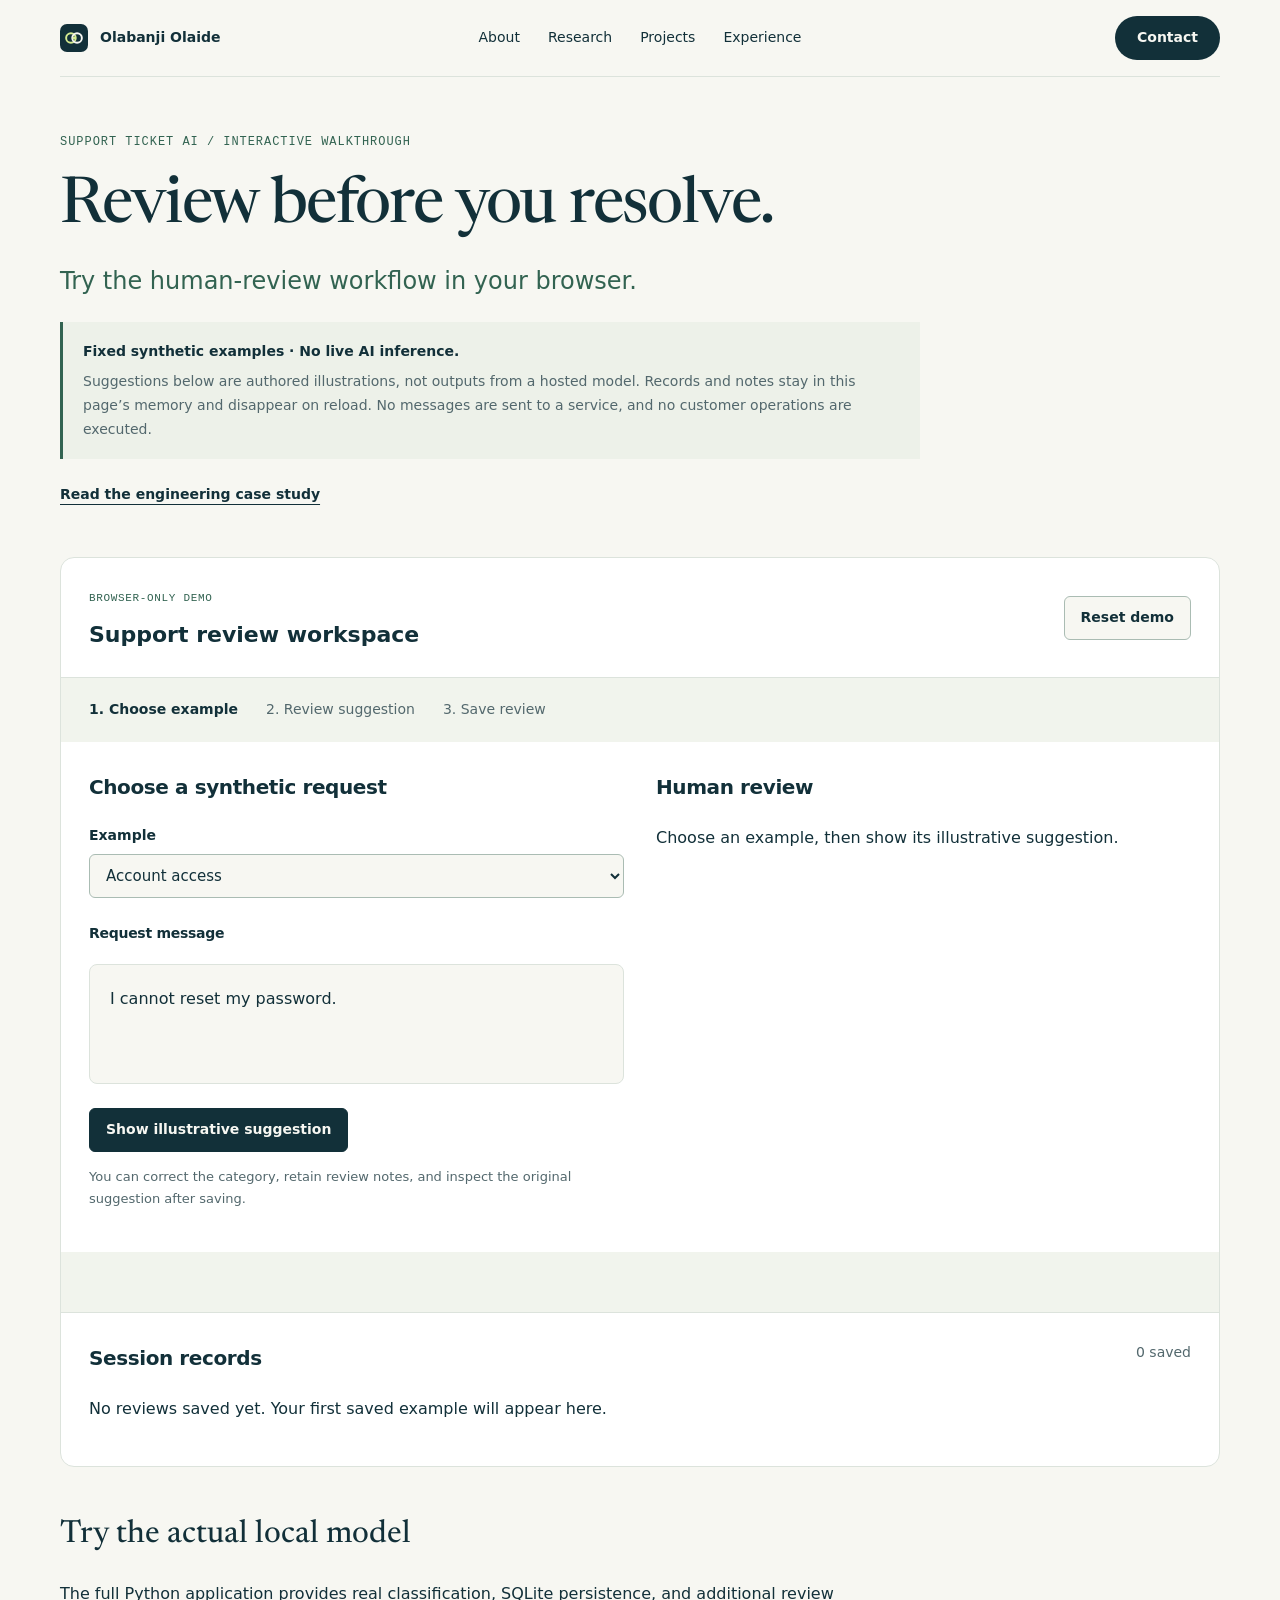
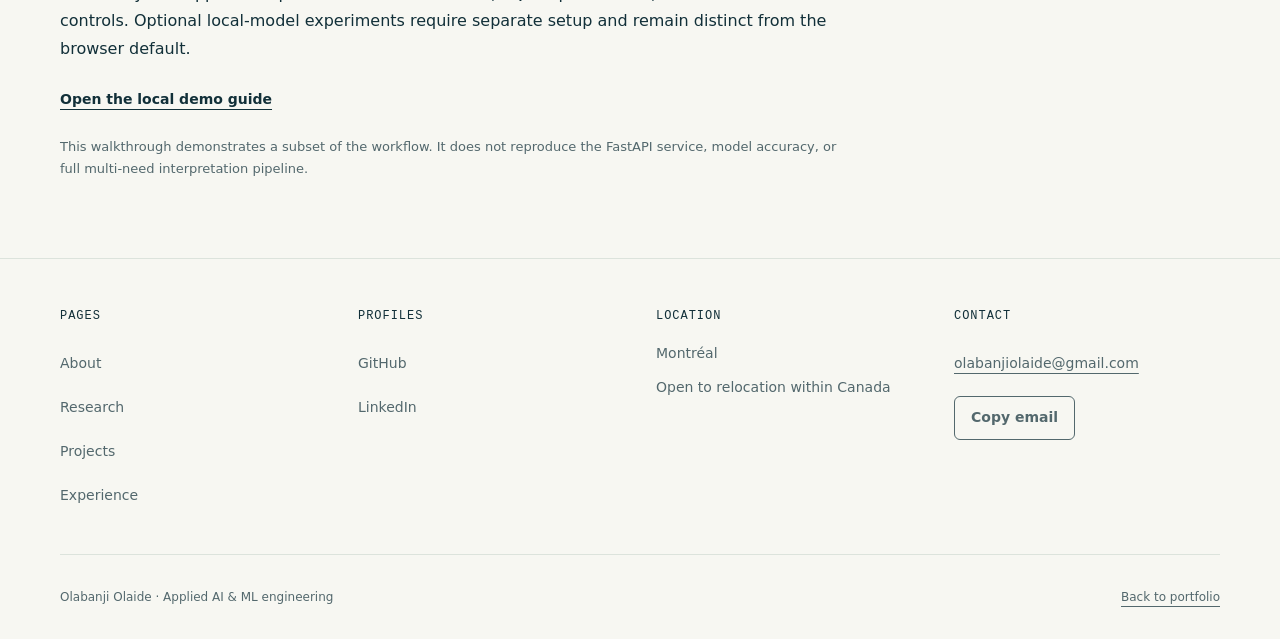
<file: site/support-ticket-demo.html>
<!doctype html><html lang="en"><head><meta charset="utf-8"><meta name="viewport" content="width=device-width,initial-scale=1"><title>Support Ticket AI — Interactive Demo | Olabanji Olaide</title><meta name="description" content="Try a synthetic support-request review workflow. Illustrative suggestions, human confirmation, and browser-session records; no hosted AI inference."><meta name="theme-color" content="#123039"><link rel="canonical" href="https://olabanjiolaide.github.io/olabanjiolaide/support-ticket-demo.html"><link rel="icon" href="favicon.svg?v=20261116-green" type="image/svg+xml"><link rel="stylesheet" href="styles.css?v=20261120-projects"><link rel="preload" href="fonts/newsreader.woff" as="font" type="font/woff" crossorigin><meta property="og:type" content="website"><meta property="og:title" content="Support Ticket AI — Interactive Demo | Olabanji Olaide"><meta property="og:description" content="Try a synthetic support-request review workflow. Illustrative suggestions, human confirmation, and browser-session records; no hosted AI inference."><meta property="og:url" content="https://olabanjiolaide.github.io/olabanjiolaide/support-ticket-demo.html"><meta property="og:image" content="https://olabanjiolaide.github.io/olabanjiolaide/images/portfolio-social.png"><meta property="og:image:width" content="1200"><meta property="og:image:height" content="630"><meta name="twitter:card" content="summary_large_image"></head><body><a class="skip" href="#main">Skip to content</a><header class="wrap portfolio-header"><a href="index.html" class="brand">
  <svg width="28" height="28" viewBox="0 0 32 32" fill="none" aria-hidden="true">
    <rect width="32" height="32" rx="8" fill="#123039"/>
    <circle cx="12.5" cy="16" r="5.5" stroke="#d5eb91" stroke-width="2.2"/>
    <circle cx="19.5" cy="16" r="5.5" stroke="#f7f7f2" stroke-width="2.2"/>
    <circle cx="16" cy="16" r="1.8" fill="#d5eb91"/>
  </svg>
  <span>Olabanji Olaide</span>
</a><nav aria-label="Main navigation"><a href="about.html">About</a><a href="index.html#research">Research</a><a href="index.html#work">Projects</a><a href="index.html#experience">Experience</a></nav><a class="header-contact" href="index.html#connect">Contact</a></header><main id="main" tabindex="-1" class="demo-page wrap"><div class="demo-intro"><p class="section-kicker">SUPPORT TICKET AI / INTERACTIVE WALKTHROUGH</p><h1>Review before you resolve.</h1><p class="case-deck">Try the human-review workflow in your browser.</p><p class="demo-boundary"><strong>Fixed synthetic examples · No live AI inference.</strong> Suggestions below are authored illustrations, not outputs from a hosted model. Records and notes stay in this page’s memory and disappear on reload. No messages are sent to a service, and no customer operations are executed.</p><a class="text-link" href="support-ticket-ai.html">Read the engineering case study</a></div><noscript><p>This walkthrough needs JavaScript. The <a href="support-ticket-ai.html">case study</a> and <a href="https://github.com/olabanjiolaide/support-ticket-ai/blob/main/docs/07-running-the-demo.md">real local-model setup guide</a> remain available.</p></noscript><div class="demo-workspace" id="demo-workspace" hidden><div class="demo-workspace-head"><div><span class="demo-mode">BROWSER-ONLY DEMO</span><h2>Support review workspace</h2></div><button type="button" class="demo-secondary" id="reset-demo">Reset demo</button></div><ol class="demo-steps" aria-label="Workflow progress"><li id="step-example" aria-current="step">1. Choose example</li><li id="step-review">2. Review suggestion</li><li id="step-save">3. Save review</li></ol><div class="demo-columns"><section class="demo-panel" aria-labelledby="example-title"><h3 id="example-title">Choose a synthetic request</h3><label for="scenario">Example</label><select id="scenario"><option value="account">Account access</option><option value="payment">Duplicate payment</option><option value="multiple">Two unresolved needs</option></select><h4>Request message</h4><blockquote id="request-message"></blockquote><button class="demo-primary" type="button" id="load-example">Show illustrative suggestion</button><p class="demo-help">You can correct the category, retain review notes, and inspect the original suggestion after saving.</p></section><section class="demo-panel" aria-labelledby="review-title"><h3 id="review-title">Human review</h3><div id="review-placeholder"><p>Choose an example, then show its illustrative suggestion.</p></div><form id="review-form" hidden><p class="demo-suggestion" id="original-suggestion"></p><p id="suggestion-reason"></p><label for="confirmed-category">Reviewer category</label><select id="confirmed-category"><option value="REVIEW">Review needed — no category confirmed</option><option>ACCOUNT</option><option>CANCEL</option><option>CONTACT</option><option>DELIVERY</option><option>FEEDBACK</option><option>INVOICE</option><option>ORDER</option><option>PAYMENT</option><option>REFUND</option><option>SHIPPING</option><option>SUBSCRIPTION</option></select><label for="review-status">Handling status</label><select id="review-status"><option value="Needs review">Needs review</option><option value="In progress">In progress</option><option value="Resolved">Resolved</option></select><label for="review-notes">Review or resolution note <span>(optional unless resolved)</span></label><textarea id="review-notes" rows="3" maxlength="300" placeholder="Use fictional notes only."></textarea><p class="demo-help">Resolution is separate from category confirmation. A resolved example requires a category and a note.</p><button type="submit" class="demo-primary">Save reviewed example</button></form></section></div><p id="demo-feedback" role="status" aria-live="polite" class="demo-feedback"></p><section class="demo-records" aria-labelledby="records-title"><div class="demo-records-heading"><h3 id="records-title">Session records</h3><span id="record-count">0 saved</span></div><p id="empty-records">No reviews saved yet. Your first saved example will appear here.</p><div class="table-scroll" id="records-table-wrap" hidden><table><caption>Reviews saved in this browser page only</caption><thead><tr><th scope="col">ID</th><th scope="col">Original suggestion</th><th scope="col">Reviewer category</th><th scope="col">Status</th><th scope="col">Details</th></tr></thead><tbody id="records-body"></tbody></table></div><div id="record-detail" class="demo-record-detail" hidden tabindex="-1"><h4>Saved review details</h4><dl id="record-detail-list"></dl></div></section></div><aside class="demo-next"><h2>Try the actual local model</h2><p>The full Python application provides real classification, SQLite persistence, and additional review controls. Optional local-model experiments require separate setup and remain distinct from the browser default.</p><a class="text-link" href="https://github.com/olabanjiolaide/support-ticket-ai/blob/main/docs/07-running-the-demo.md">Open the local demo guide</a><p class="demo-help">This walkthrough demonstrates a subset of the workflow. It does not reproduce the FastAPI service, model accuracy, or full multi-need interpretation pipeline.</p></aside></main><footer class="site-footer"><div class="wrap footer-grid"><div><h2>Pages</h2><a href="about.html">About</a><a href="index.html#research">Research</a><a href="index.html#work">Projects</a><a href="index.html#experience">Experience</a></div><div><h2>Profiles</h2><a href="https://github.com/olabanjiolaide">GitHub</a><a href="https://www.linkedin.com/in/olabanji-olaide-239104b0/">LinkedIn</a></div><div><h2>Location</h2><p>Montréal</p><p>Open to relocation within Canada</p></div><div><h2>Contact</h2><div class="email-contact"><a href="mailto:olabanjiolaide@gmail.com">olabanjiolaide@gmail.com</a><button type="button" class="copy-email" hidden>Copy email</button><span class="copy-status" role="status" aria-live="polite"></span></div></div></div><div class="wrap footer-bottom"><span>Olabanji Olaide · Applied AI &amp; ML engineering</span><a href="index.html#work">Back to portfolio</a></div></footer><script src="enhancements.js?v=20261116-anchors" defer></script><script src="support-ticket-demo.js?v=20261120-1" defer></script></body></html>
</file>
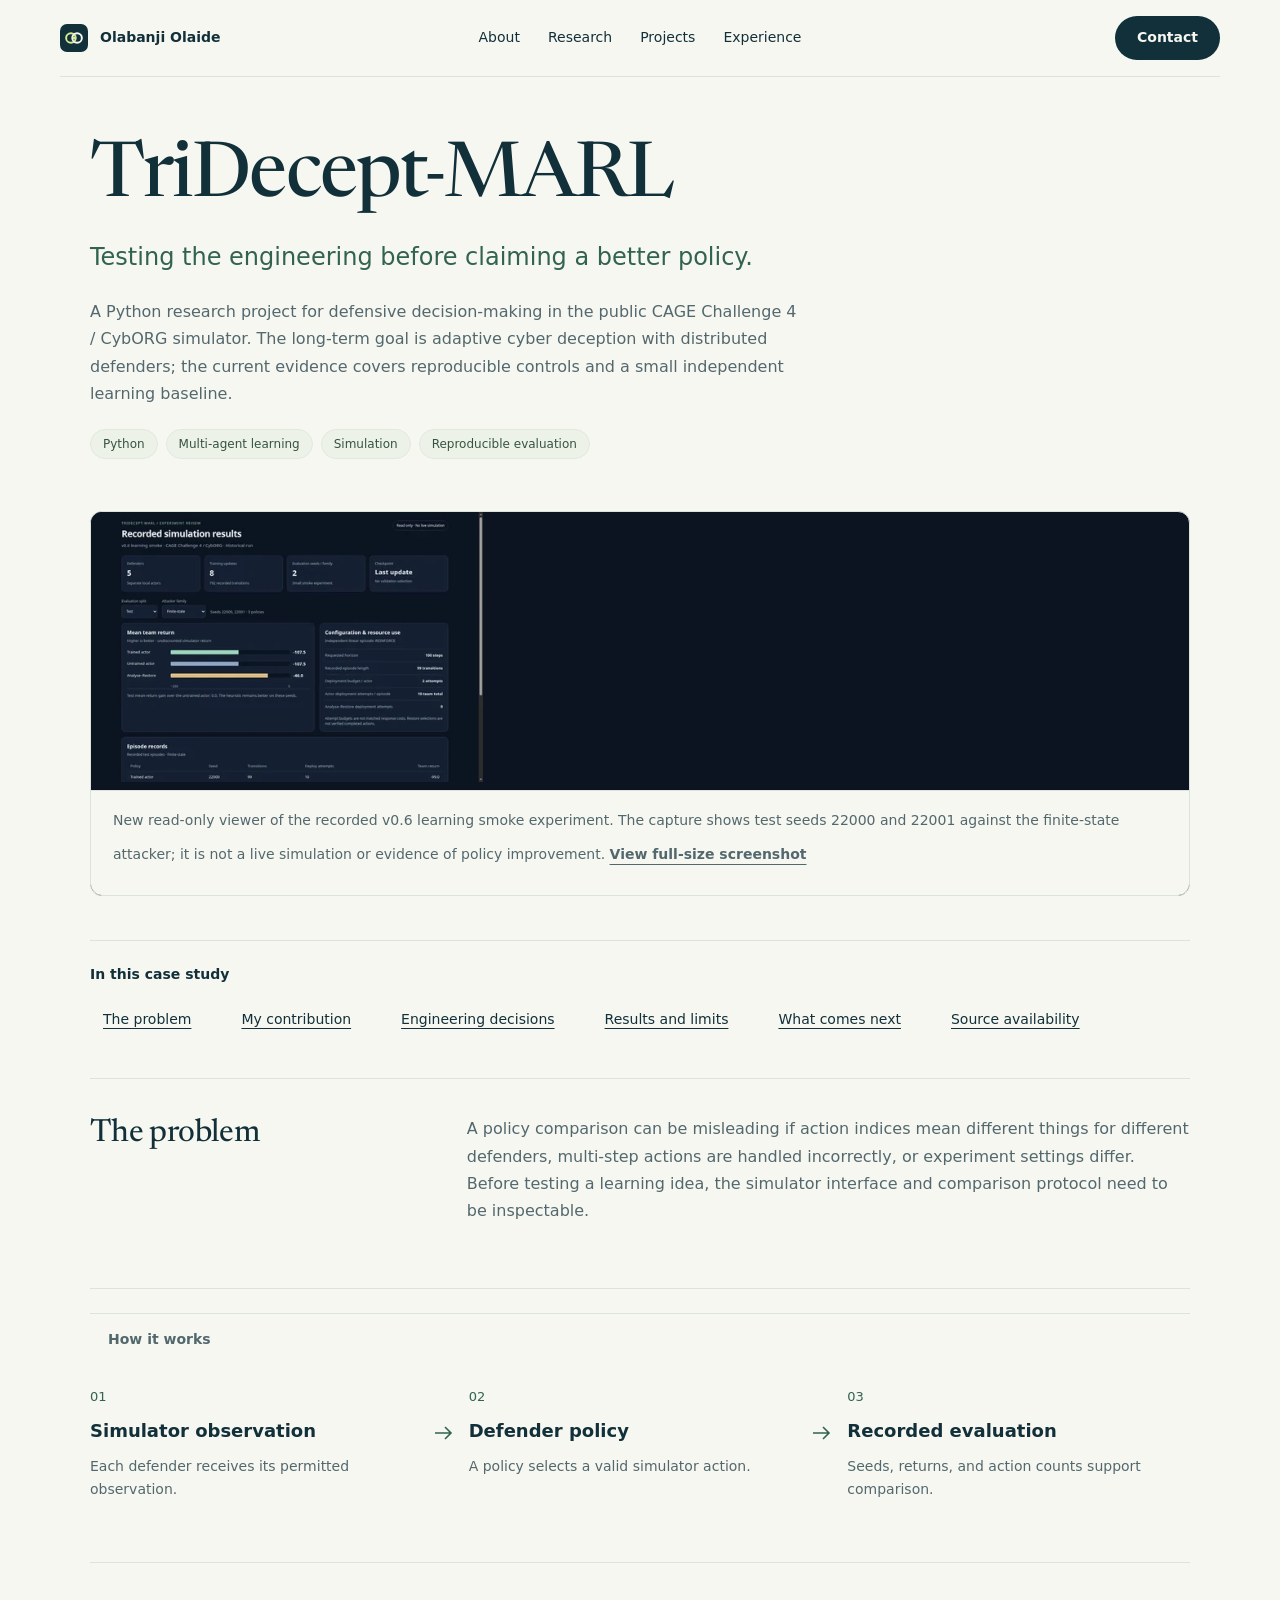
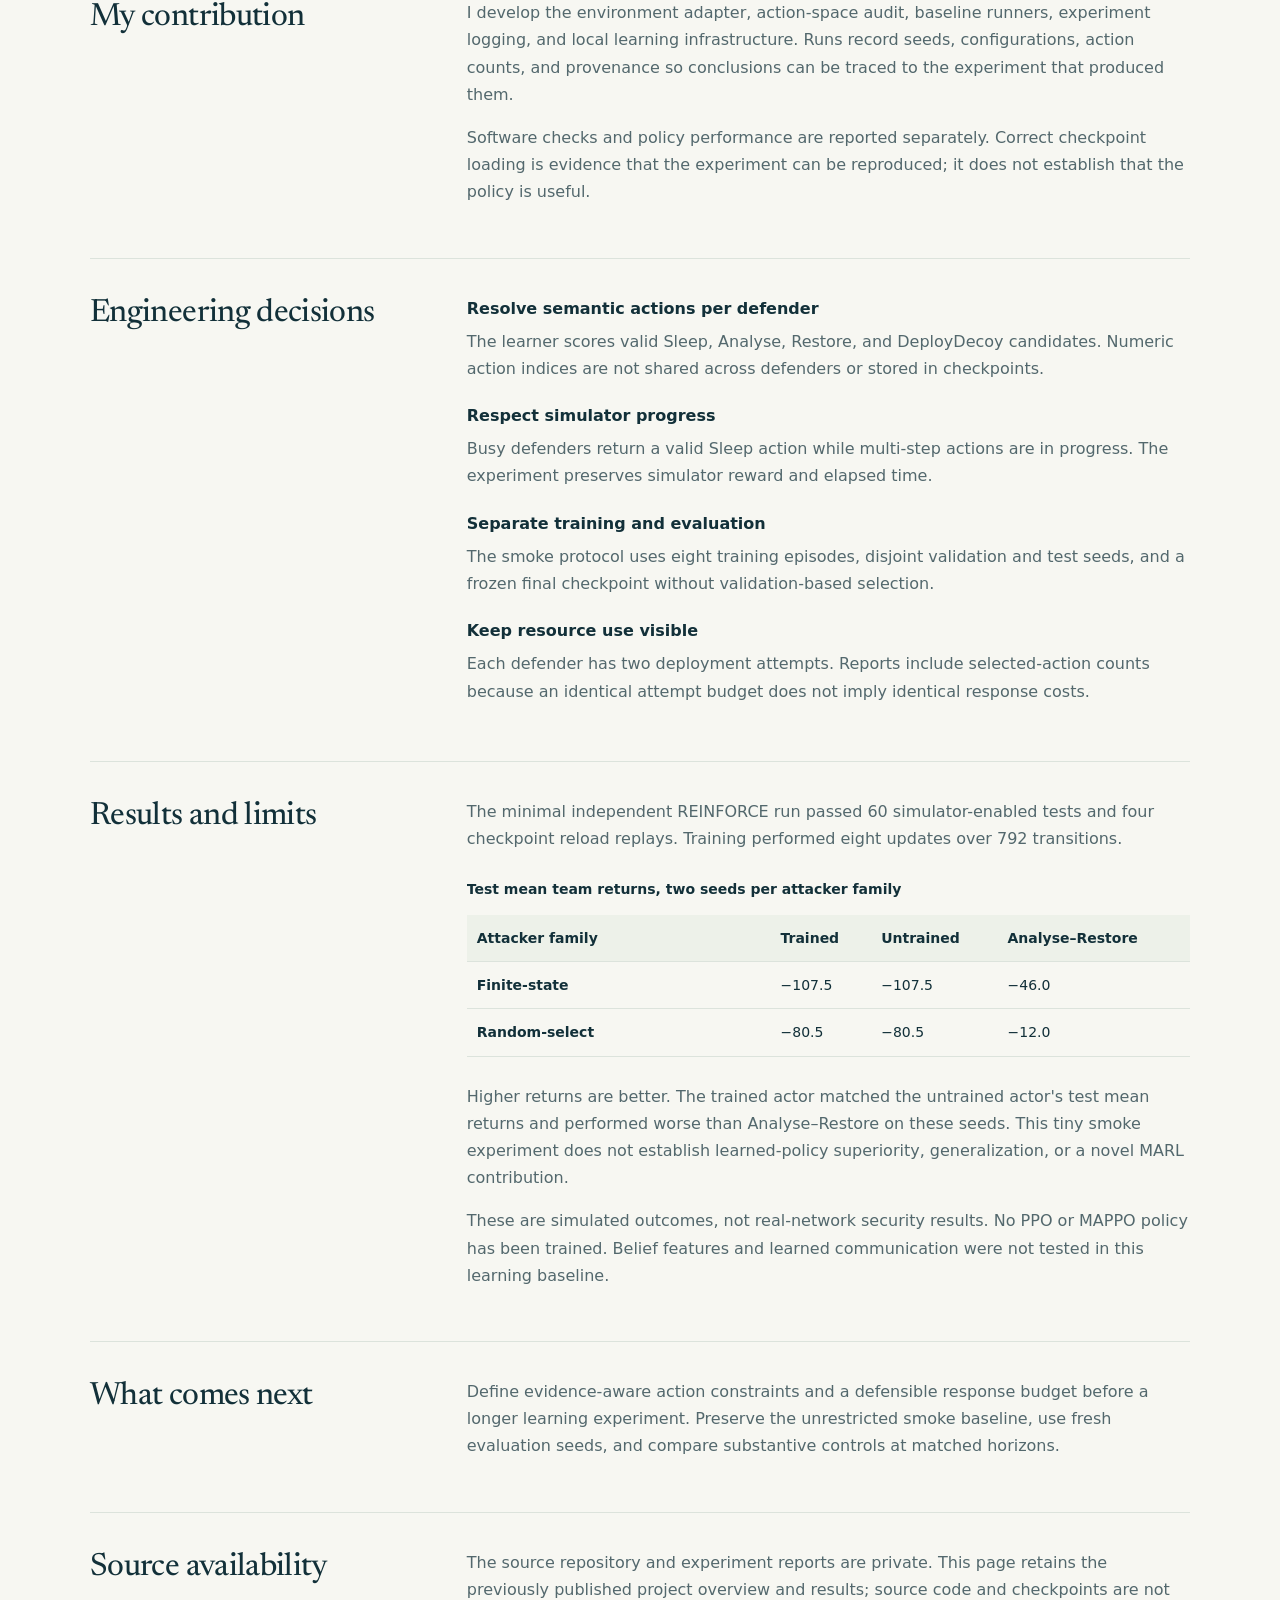
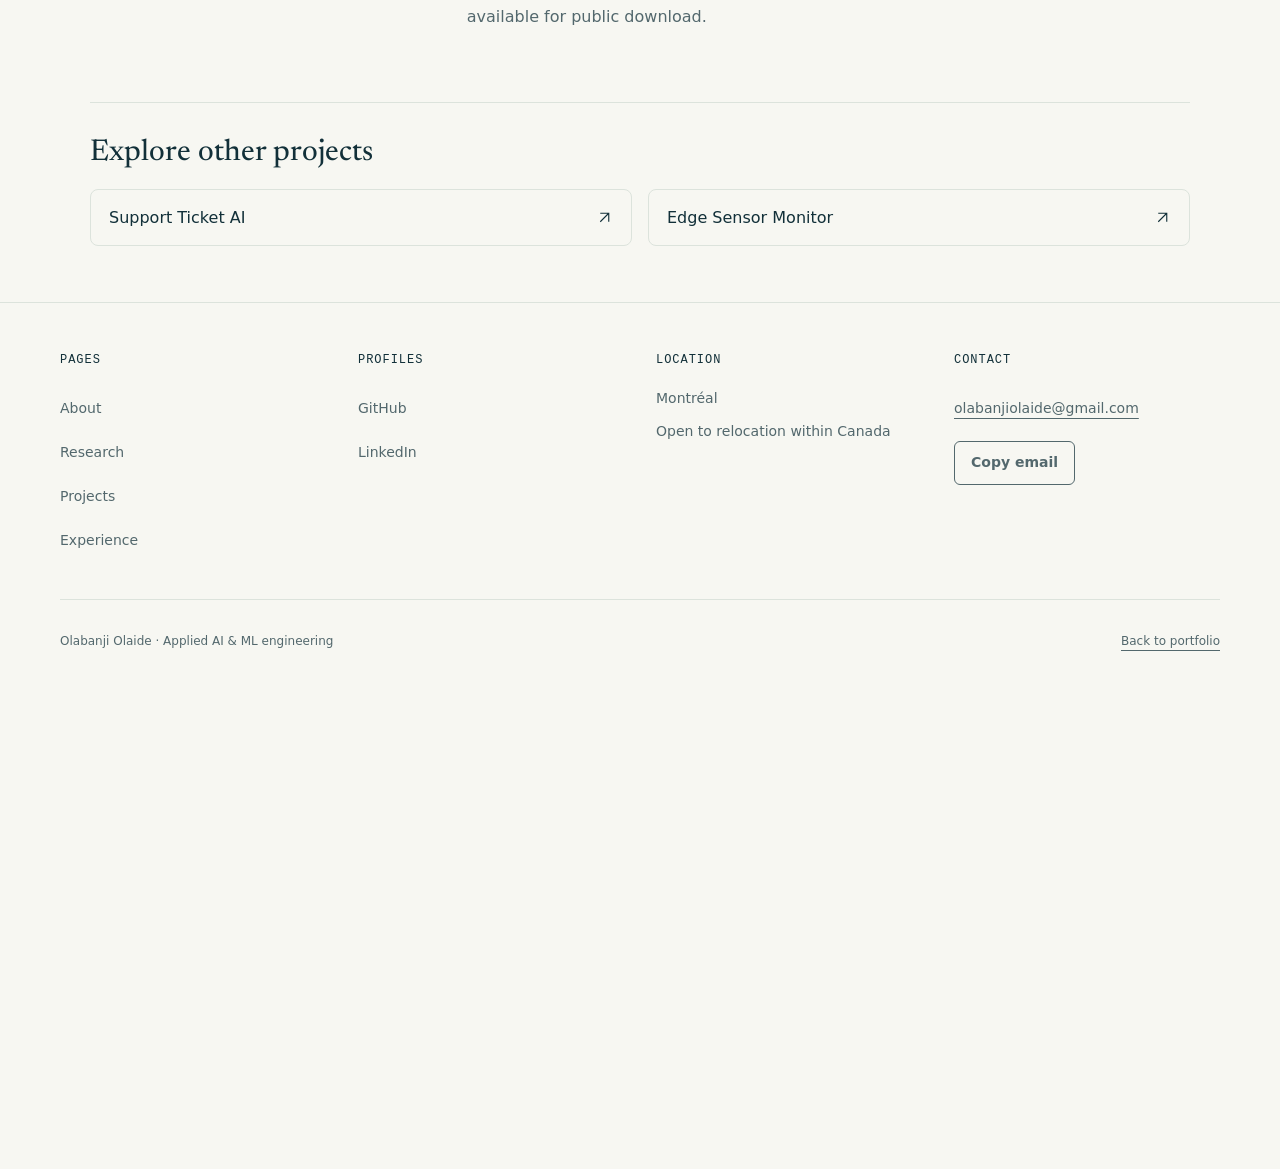
<file: site/tridecept-marl.html>
<!doctype html><html lang="en"><head><meta charset="utf-8"><meta name="viewport" content="width=device-width, initial-scale=1"><title>TriDecept-MARL | Olabanji Olaide</title><meta name="description" content="A simulation research case study on reproducible defensive policies, semantic action checks, and a minimal multi-agent learning experiment."><link rel="canonical" href="https://olabanjiolaide.github.io/olabanjiolaide/tridecept-marl.html"><link rel="icon" href="favicon.svg?v=20261116-green" type="image/svg+xml"><link rel="preload" href="fonts/newsreader.woff" as="font" type="font/woff" crossorigin><link rel="stylesheet" href="styles.css?v=20261116-skills"><meta property="og:title" content="TriDecept-MARL | Olabanji Olaide"><meta property="og:type" content="article"><meta property="og:url" content="https://olabanjiolaide.github.io/olabanjiolaide/tridecept-marl.html"><meta property="og:description" content="Reproducible defensive simulation, action-space validation, and an honest account of a learning experiment."><meta name="theme-color" content="#123039"><meta property="og:image:width" content="1200"><meta property="og:image:height" content="630"><meta property="og:image:alt" content="Olabanji Olaide — AI research and machine learning engineering. Python, PyTorch, FastAPI."><meta name="twitter:card" content="summary_large_image"><meta name="twitter:image" content="https://olabanjiolaide.github.io/olabanjiolaide/images/portfolio-social.png"></head><body><a class="skip" href="#main">Skip to content</a><header class="wrap portfolio-header"><a href="index.html" class="brand">
  <svg width="28" height="28" viewBox="0 0 32 32" fill="none" aria-hidden="true">
    <rect width="32" height="32" rx="8" fill="#123039"/>
    <circle cx="12.5" cy="16" r="5.5" stroke="#d5eb91" stroke-width="2.2"/>
    <circle cx="19.5" cy="16" r="5.5" stroke="#f7f7f2" stroke-width="2.2"/>
    <circle cx="16" cy="16" r="1.8" fill="#d5eb91"/>
  </svg>
  <span>Olabanji Olaide</span>
</a><nav aria-label="Main navigation"><a href="about.html">About</a><a href="index.html#research">Research</a><a href="index.html#work">Projects</a><a href="index.html#experience">Experience</a></nav><a class="header-contact" href="index.html#connect">Contact</a></header><main id="main" tabindex="-1" class="case-study wrap"><article><div class="case-intro"><h1>TriDecept-MARL</h1><p class="case-deck">Testing the engineering before claiming a better policy.</p><p>A Python research project for defensive decision-making in the public CAGE Challenge 4 / CybORG simulator. The long-term goal is adaptive cyber deception with distributed defenders; the current evidence covers reproducible controls and a small independent learning baseline.</p><div class="tags"><span>Python</span><span>Multi-agent learning</span><span>Simulation</span><span>Reproducible evaluation</span></div></div>
<figure class="tri-case-visual"><a class="snapshot-zoom" href="images/tridecept-results-viewer.jpg" data-lightbox aria-label="Enlarge TriDecept-MARL screenshot"><img src="images/tridecept-results-viewer-1348.webp" srcset="images/tridecept-results-viewer-480.webp 480w, images/tridecept-results-viewer-800.webp 800w, images/tridecept-results-viewer-1348.webp 1348w" sizes="(max-width: 600px) calc(100vw - 36px), (max-width: 1164px) calc(100vw - 64px), 1100px" width="1348" height="926" alt="Historical TriDecept simulation results viewer with experiment configuration, mean team returns, and episode records" loading="eager" decoding="async"></a><figcaption>New read-only viewer of the recorded v0.6 learning smoke experiment. The capture shows test seeds 22000 and 22001 against the finite-state attacker; it is not a live simulation or evidence of policy improvement. <a href="images/tridecept-results-viewer.jpg">View full-size screenshot</a></figcaption></figure><nav class="case-contents" aria-label="Case study contents"><span>In this case study</span><div><a href="#the-problem">The problem</a><a href="#my-contribution">My contribution</a><a href="#engineering-decisions">Engineering decisions</a><a href="#results-and-limits">Results and limits</a><a href="#what-comes-next">What comes next</a><a href="#source-availability">Source availability</a></div></nav><section id="the-problem" class="case-section" aria-labelledby="the-problem-title"><h2 id="the-problem-title">The problem</h2><div><p>A policy comparison can be misleading if action indices mean different things for different defenders, multi-step actions are handled incorrectly, or experiment settings differ. Before testing a learning idea, the simulator interface and comparison protocol need to be inspectable.</p></div></section><figure class="project-pipeline"><figcaption>How it works</figcaption><ol><li><span class="pipeline-index">01</span><strong>Simulator observation</strong><p>Each defender receives its permitted observation.</p><svg viewBox="0 0 24 24" fill="none" stroke="currentColor" stroke-width="1.6" aria-hidden="true"><path d="M4 12h16m-6-6 6 6-6 6"/></svg></li><li><span class="pipeline-index">02</span><strong>Defender policy</strong><p>A policy selects a valid simulator action.</p><svg viewBox="0 0 24 24" fill="none" stroke="currentColor" stroke-width="1.6" aria-hidden="true"><path d="M4 12h16m-6-6 6 6-6 6"/></svg></li><li><span class="pipeline-index">03</span><strong>Recorded evaluation</strong><p>Seeds, returns, and action counts support comparison.</p></li></ol></figure>
<section id="my-contribution" class="case-section" aria-labelledby="my-contribution-title"><h2 id="my-contribution-title">My contribution</h2><div><p>I develop the environment adapter, action-space audit, baseline runners, experiment logging, and local learning infrastructure. Runs record seeds, configurations, action counts, and provenance so conclusions can be traced to the experiment that produced them.</p><p>Software checks and policy performance are reported separately. Correct checkpoint loading is evidence that the experiment can be reproduced; it does not establish that the policy is useful.</p></div></section>
<section id="engineering-decisions" class="case-section" aria-labelledby="engineering-decisions-title"><h2 id="engineering-decisions-title">Engineering decisions</h2><div><dl class="case-decisions"><div><dt>Resolve semantic actions per defender</dt><dd>The learner scores valid Sleep, Analyse, Restore, and DeployDecoy candidates. Numeric action indices are not shared across defenders or stored in checkpoints.</dd></div><div><dt>Respect simulator progress</dt><dd>Busy defenders return a valid Sleep action while multi-step actions are in progress. The experiment preserves simulator reward and elapsed time.</dd></div><div><dt>Separate training and evaluation</dt><dd>The smoke protocol uses eight training episodes, disjoint validation and test seeds, and a frozen final checkpoint without validation-based selection.</dd></div><div><dt>Keep resource use visible</dt><dd>Each defender has two deployment attempts. Reports include selected-action counts because an identical attempt budget does not imply identical response costs.</dd></div></dl></div></section>
<section id="results-and-limits" class="case-section" aria-labelledby="results-and-limits-title"><h2 id="results-and-limits-title">Results and limits</h2><div><p>The minimal independent REINFORCE run passed 60 simulator-enabled tests and four checkpoint reload replays. Training performed eight updates over 792 transitions.</p><div class="table-scroll"><table><caption>Test mean team returns, two seeds per attacker family</caption><thead><tr><th scope="col">Attacker family</th><th scope="col">Trained</th><th scope="col">Untrained</th><th scope="col">Analyse–Restore</th></tr></thead><tbody><tr><th scope="row">Finite-state</th><td>−107.5</td><td>−107.5</td><td>−46.0</td></tr><tr><th scope="row">Random-select</th><td>−80.5</td><td>−80.5</td><td>−12.0</td></tr></tbody></table></div><p>Higher returns are better. The trained actor matched the untrained actor's test mean returns and performed worse than Analyse–Restore on these seeds. This tiny smoke experiment does not establish learned-policy superiority, generalization, or a novel MARL contribution.</p><p>These are simulated outcomes, not real-network security results. No PPO or MAPPO policy has been trained. Belief features and learned communication were not tested in this learning baseline.</p></div></section>
<section id="what-comes-next" class="case-section" aria-labelledby="what-comes-next-title"><h2 id="what-comes-next-title">What comes next</h2><div><p>Define evidence-aware action constraints and a defensible response budget before a longer learning experiment. Preserve the unrestricted smoke baseline, use fresh evaluation seeds, and compare substantive controls at matched horizons.</p></div></section>
<section id="source-availability" class="case-section" aria-labelledby="source-availability-title"><h2 id="source-availability-title">Source availability</h2><div><p>The source repository and experiment reports are private. This page retains the previously published project overview and results; source code and checkpoints are not available for public download.</p></div></section><nav class="related-projects" aria-label="Explore other projects"><h2>Explore other projects</h2><div><a href="support-ticket-ai.html">Support Ticket AI <svg class="icon-arrow" viewBox="0 0 24 24" fill="none" stroke="currentColor" stroke-width="1.6" aria-hidden="true"><path d="M6 18 18 6M6 6h12v12"/></svg></a><a href="edge-sensor-monitor.html">Edge Sensor Monitor <svg class="icon-arrow" viewBox="0 0 24 24" fill="none" stroke="currentColor" stroke-width="1.6" aria-hidden="true"><path d="M6 18 18 6M6 6h12v12"/></svg></a></div></nav></article></main><footer class="site-footer"><div class="wrap footer-grid"><div><h2>Pages</h2><a href="about.html">About</a><a href="index.html#research">Research</a><a href="index.html#work">Projects</a><a href="index.html#experience">Experience</a></div><div><h2>Profiles</h2><a href="https://github.com/olabanjiolaide">GitHub</a><a href="https://www.linkedin.com/in/olabanji-olaide-239104b0/">LinkedIn</a></div><div><h2>Location</h2><p>Montréal</p><p>Open to relocation within Canada</p></div><div><h2>Contact</h2><div class="email-contact"><a href="mailto:olabanjiolaide@gmail.com">olabanjiolaide@gmail.com</a><button type="button" class="copy-email" hidden>Copy email</button><span class="copy-status" role="status" aria-live="polite"></span></div></div></div><div class="wrap footer-bottom"><span>Olabanji Olaide · Applied AI &amp; ML engineering</span><a href="index.html#work">Back to portfolio</a></div></footer><dialog class="snapshot-dialog" aria-labelledby="snapshot-title"><div class="snapshot-toolbar"><h2 id="snapshot-title">Project screenshot</h2><button type="button" class="snapshot-close">Close</button></div><p>Scroll to inspect the full-resolution image, or pinch to zoom on your device.</p><div class="snapshot-scroll" tabindex="0" aria-label="Full-resolution screenshot"><img alt=""></div><a class="snapshot-original">Open original image</a></dialog><script src="enhancements.js?v=20261116-anchors" defer></script></body></html>
</file>
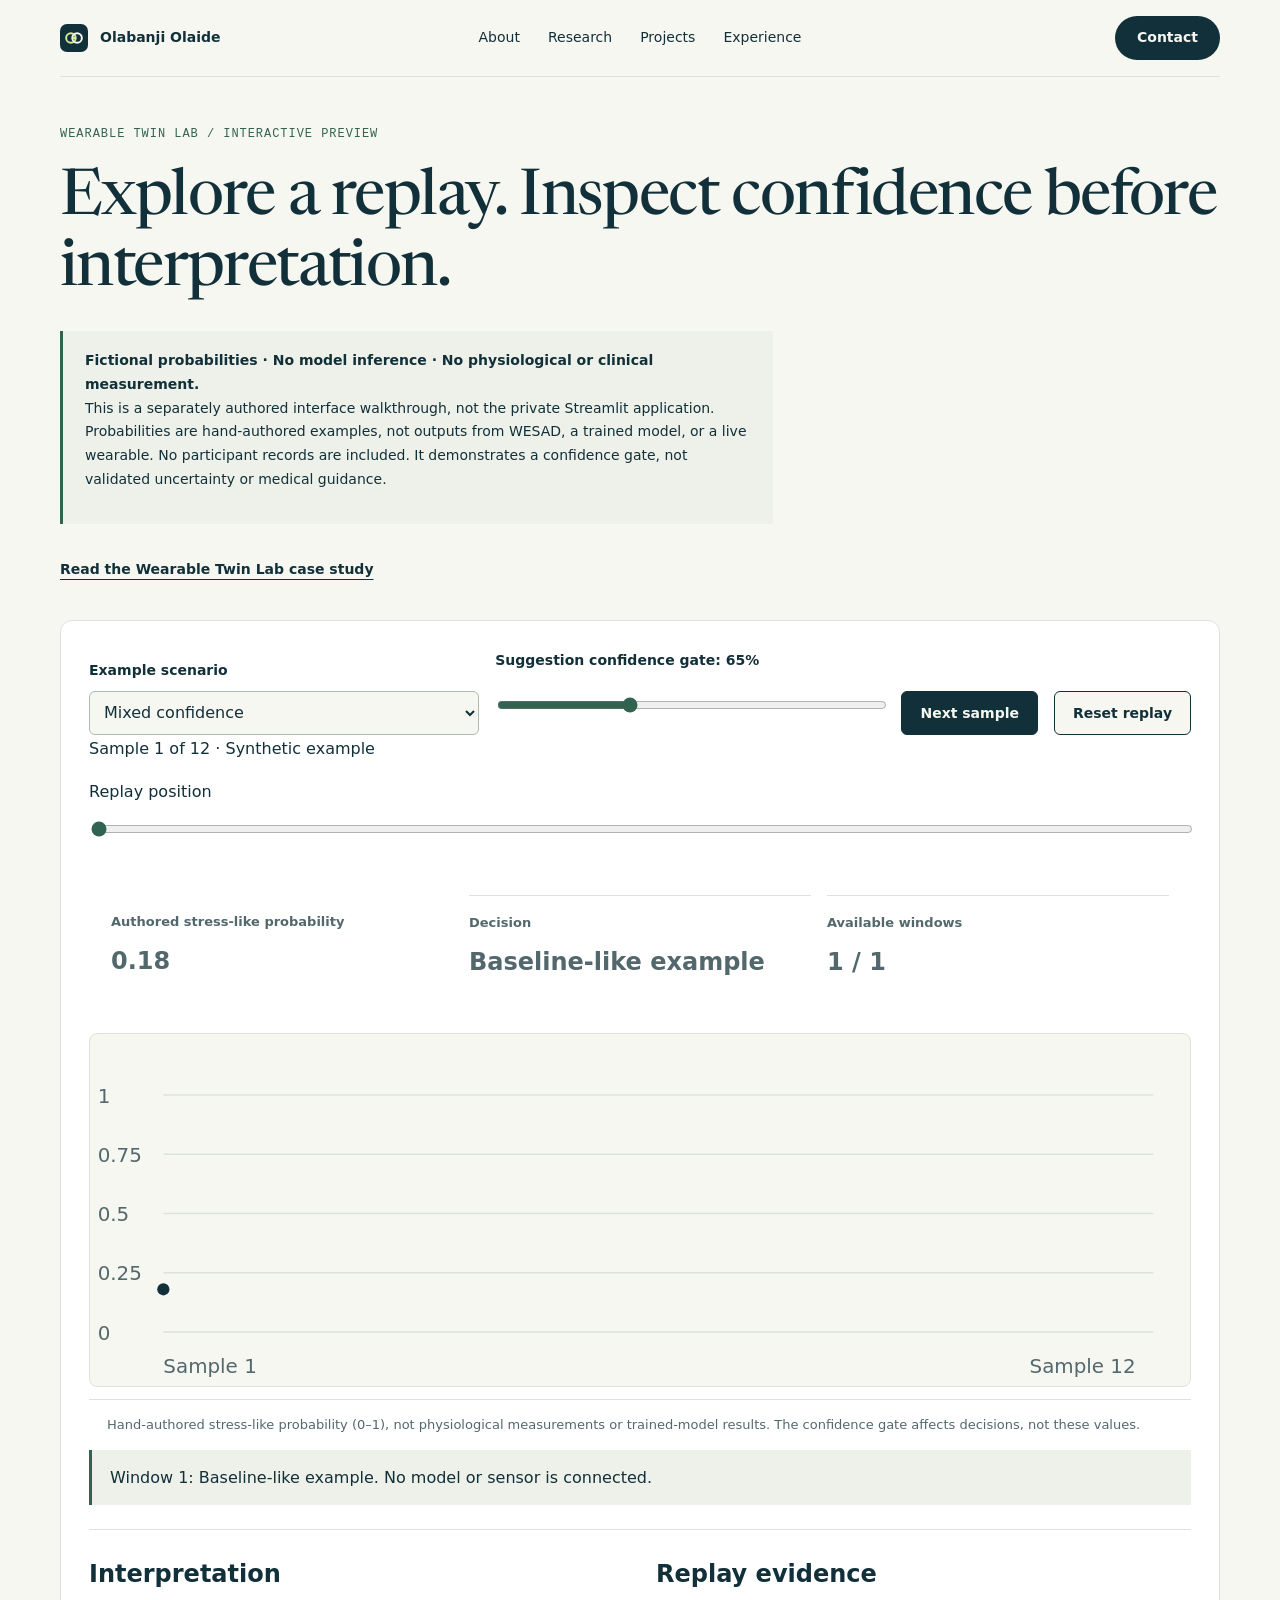
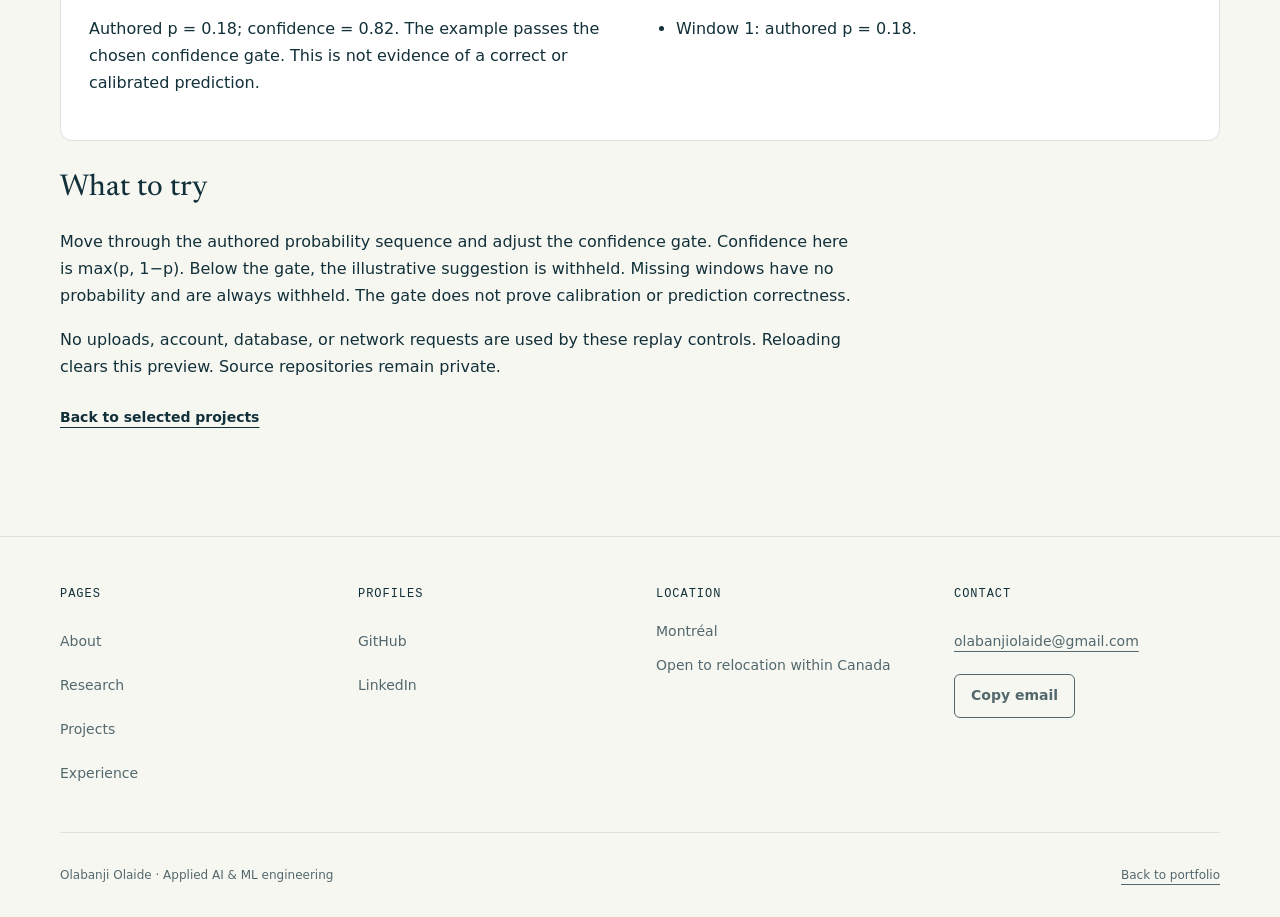
<file: site/wearable-twin-demo.html>
<!doctype html><html lang="en"><head><meta charset="utf-8"><meta name="viewport" content="width=device-width,initial-scale=1"><title>Wearable Twin Lab — browser preview | Olabanji Olaide</title><meta name="description" content="Explore a synthetic interactive Wearable Twin Lab workflow. No private data or live inference."><link rel="canonical" href="https://olabanjiolaide.github.io/olabanjiolaide/wearable-twin-demo.html"><link rel="icon" href="favicon.svg" type="image/svg+xml"><link rel="stylesheet" href="styles.css?v=20261121-demo-cta2"><link rel="stylesheet" href="project-previews.css?v=1"></head><body><a class="skip" href="#main">Skip to content</a><header class="wrap portfolio-header"><a href="index.html" class="brand">
  <svg width="28" height="28" viewBox="0 0 32 32" fill="none" aria-hidden="true">
    <rect width="32" height="32" rx="8" fill="#123039"/>
    <circle cx="12.5" cy="16" r="5.5" stroke="#d5eb91" stroke-width="2.2"/>
    <circle cx="19.5" cy="16" r="5.5" stroke="#f7f7f2" stroke-width="2.2"/>
    <circle cx="16" cy="16" r="1.8" fill="#d5eb91"/>
  </svg>
  <span>Olabanji Olaide</span>
</a><nav aria-label="Main navigation"><a href="about.html">About</a><a href="index.html#research">Research</a><a href="index.html#work">Projects</a><a href="index.html#experience">Experience</a></nav><a class="header-contact" href="index.html#connect">Contact</a></header><main id="main" tabindex="-1" class="lab-preview wrap" data-preview="wearable"><p class="section-kicker">WEARABLE TWIN LAB / INTERACTIVE PREVIEW</p><h1>Explore a replay. Inspect confidence before interpretation.</h1><div class="lab-scope"><strong>Fictional probabilities · No model inference · No physiological or clinical measurement.</strong><p>This is a separately authored interface walkthrough, not the private Streamlit application. Probabilities are hand-authored examples, not outputs from WESAD, a trained model, or a live wearable. No participant records are included. It demonstrates a confidence gate, not validated uncertainty or medical guidance.</p></div><a class="text-link" href="wearable-twin-lab.html">Read the Wearable Twin Lab case study</a><noscript><p>Enable JavaScript to use the replay controls. The case study above remains available.</p></noscript><section class="lab-panel" id="lab-panel" hidden aria-label="Wearable Twin Lab synthetic replay"><div class="lab-controls"><div><label for="scenario">Example scenario</label><select id="scenario"><option value="mixed">Mixed confidence</option><option value="gap">Missing window</option><option value="steady">Consistent illustrative estimates</option></select></div><div><label for="gate">Suggestion confidence gate: <output id="gate-value">65%</output></label><input id="gate" type="range" min="50" max="95" step="5" value="65"></div><button id="next" type="button">Next sample</button><button id="reset" class="lab-reset" type="button">Reset replay</button></div><p id="sample-label">Sample 1 of 12</p><label for="cursor">Replay position</label><input style="width:100%;min-height:44px" id="cursor" type="range" min="0" max="11" value="0"><dl class="lab-metrics"><div><dt>Authored stress-like probability</dt><dd id="metric-0">—</dd></div><div><dt>Decision</dt><dd id="metric-1">—</dd></div><div><dt>Available windows</dt><dd id="metric-2">—</dd></div></dl><figure style="margin:0"><svg class="lab-chart" id="chart" viewBox="0 0 720 230" role="img" aria-labelledby="chart-title chart-desc"><title id="chart-title">Synthetic replay</title><desc id="chart-desc">Authored values revealed up to the selected sample. Missing samples break the line.</desc></svg><figcaption class="lab-caption" id="chart-caption"></figcaption></figure><p class="lab-status" id="status" role="status" aria-live="polite"></p><div class="lab-review"><section><h2>Interpretation</h2><p id="detail"></p></section><section><h2>Replay evidence</h2><ul id="events"></ul></section></div></section><section class="lab-explainer"><h2>What to try</h2><p>Move through the authored probability sequence and adjust the confidence gate. Confidence here is max(p, 1−p). Below the gate, the illustrative suggestion is withheld. Missing windows have no probability and are always withheld. The gate does not prove calibration or prediction correctness.</p><p>No uploads, account, database, or network requests are used by these replay controls. Reloading clears this preview. Source repositories remain private.</p><a class="text-link" href="index.html#work">Back to selected projects</a></section></main><footer class="site-footer"><div class="wrap footer-grid"><div><h2>Pages</h2><a href="about.html">About</a><a href="index.html#research">Research</a><a href="index.html#work">Projects</a><a href="index.html#experience">Experience</a></div><div><h2>Profiles</h2><a href="https://github.com/olabanjiolaide">GitHub</a><a href="https://www.linkedin.com/in/olabanji-olaide-239104b0/">LinkedIn</a></div><div><h2>Location</h2><p>Montréal</p><p>Open to relocation within Canada</p></div><div><h2>Contact</h2><div class="email-contact"><a href="mailto:olabanjiolaide@gmail.com">olabanjiolaide@gmail.com</a><button type="button" class="copy-email" hidden>Copy email</button><span class="copy-status" role="status" aria-live="polite"></span></div></div></div><div class="wrap footer-bottom"><span>Olabanji Olaide · Applied AI &amp; ML engineering</span><a href="index.html#work">Back to portfolio</a></div></footer><script src="enhancements.js?v=20261116-anchors" defer></script><script src="project-previews.js?v=1" defer></script></body></html>
</file>
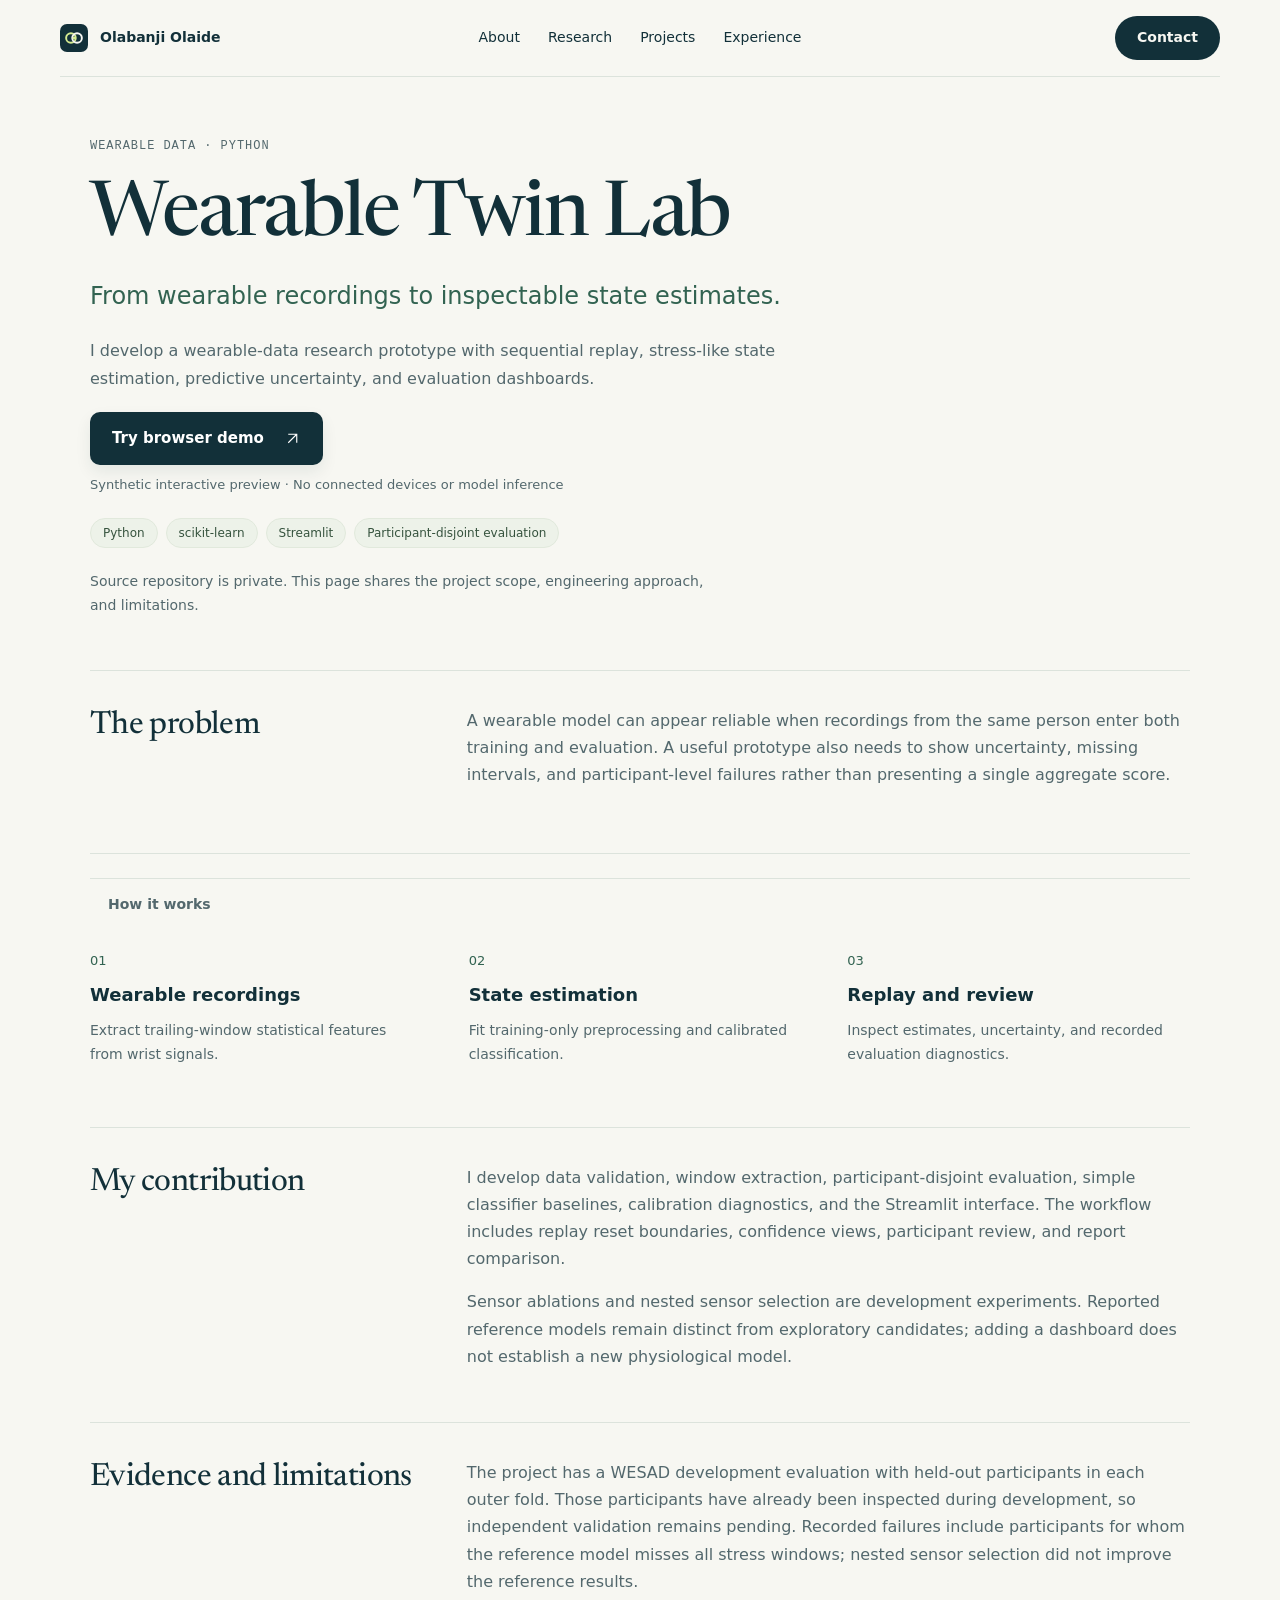
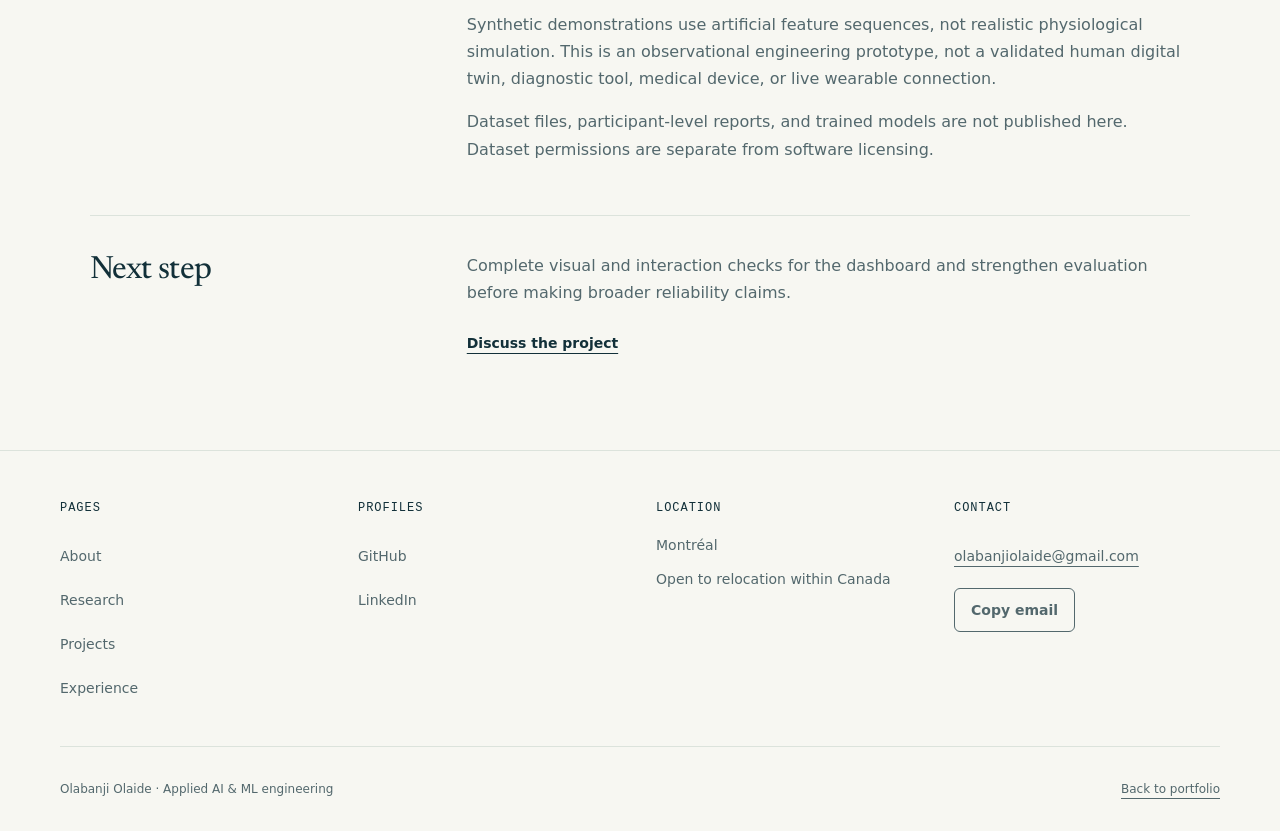
<file: site/wearable-twin-lab.html>
<!doctype html><html lang="en"><head><meta charset="utf-8"><meta name="viewport" content="width=device-width,initial-scale=1"><title>Wearable Twin Lab | Olabanji Olaide</title><meta name="description" content="Wearable replay, participant-independent evaluation, and uncertainty diagnostics. A development prototype with private source."><meta name="theme-color" content="#123039"><link rel="canonical" href="https://olabanjiolaide.github.io/olabanjiolaide/wearable-twin-lab.html"><link rel="icon" href="favicon.svg?v=20261116-green" type="image/svg+xml"><link rel="stylesheet" href="styles.css?v=20261120-projects"><link rel="preload" href="fonts/newsreader.woff" as="font" type="font/woff" crossorigin><meta property="og:type" content="website"><meta property="og:title" content="Wearable Twin Lab | Olabanji Olaide"><meta property="og:description" content="Wearable replay, participant-independent evaluation, and uncertainty diagnostics. A development prototype with private source."><meta property="og:url" content="https://olabanjiolaide.github.io/olabanjiolaide/wearable-twin-lab.html"><meta property="og:image" content="https://olabanjiolaide.github.io/olabanjiolaide/images/portfolio-social.png"><meta property="og:image:width" content="1200"><meta property="og:image:height" content="630"><meta name="twitter:card" content="summary_large_image"></head><body><a class="skip" href="#main">Skip to content</a><header class="wrap portfolio-header"><a href="index.html" class="brand">
  <svg width="28" height="28" viewBox="0 0 32 32" fill="none" aria-hidden="true">
    <rect width="32" height="32" rx="8" fill="#123039"/>
    <circle cx="12.5" cy="16" r="5.5" stroke="#d5eb91" stroke-width="2.2"/>
    <circle cx="19.5" cy="16" r="5.5" stroke="#f7f7f2" stroke-width="2.2"/>
    <circle cx="16" cy="16" r="1.8" fill="#d5eb91"/>
  </svg>
  <span>Olabanji Olaide</span>
</a><nav aria-label="Main navigation"><a href="about.html">About</a><a href="index.html#research">Research</a><a href="index.html#work">Projects</a><a href="index.html#experience">Experience</a></nav><a class="header-contact" href="index.html#connect">Contact</a></header><main id="main" tabindex="-1" class="case-study wrap"><article><div class="case-intro"><p class="section-kicker">WEARABLE DATA · PYTHON</p><h1>Wearable Twin Lab</h1><p class="case-deck">From wearable recordings to inspectable state estimates.</p><p>I develop a wearable-data research prototype with sequential replay, stress-like state estimation, predictive uncertainty, and evaluation dashboards.</p><div class="project-actions"><a class="button project-demo-button" href="wearable-twin-demo.html">Try browser demo <svg class="icon-arrow" viewBox="0 0 24 24" fill="none" stroke="currentColor" stroke-width="1.6" aria-hidden="true"><path d="M6 18 18 6M6 6h12v12"/></svg></a></div><p class="project-demo-note">Synthetic interactive preview · No connected devices or model inference</p><div class="tags"><span>Python</span><span>scikit-learn</span><span>Streamlit</span><span>Participant-disjoint evaluation</span></div><p class="private-source">Source repository is private. This page shares the project scope, engineering approach, and limitations.</p></div><section class="case-section"><h2>The problem</h2><div><p>A wearable model can appear reliable when recordings from the same person enter both training and evaluation. A useful prototype also needs to show uncertainty, missing intervals, and participant-level failures rather than presenting a single aggregate score.</p></div></section><figure class="project-pipeline"><figcaption>How it works</figcaption><ol><li><span class="pipeline-index">01</span><strong>Wearable recordings</strong><p>Extract trailing-window statistical features from wrist signals.</p></li><li><span class="pipeline-index">02</span><strong>State estimation</strong><p>Fit training-only preprocessing and calibrated classification.</p></li><li><span class="pipeline-index">03</span><strong>Replay and review</strong><p>Inspect estimates, uncertainty, and recorded evaluation diagnostics.</p></li></ol></figure><section class="case-section"><h2>My contribution</h2><div><p>I develop data validation, window extraction, participant-disjoint evaluation, simple classifier baselines, calibration diagnostics, and the Streamlit interface. The workflow includes replay reset boundaries, confidence views, participant review, and report comparison.</p><p>Sensor ablations and nested sensor selection are development experiments. Reported reference models remain distinct from exploratory candidates; adding a dashboard does not establish a new physiological model.</p></div></section><section class="case-section"><h2>Evidence and limitations</h2><div><p>The project has a WESAD development evaluation with held-out participants in each outer fold. Those participants have already been inspected during development, so independent validation remains pending. Recorded failures include participants for whom the reference model misses all stress windows; nested sensor selection did not improve the reference results.</p><p>Synthetic demonstrations use artificial feature sequences, not realistic physiological simulation. This is an observational engineering prototype, not a validated human digital twin, diagnostic tool, medical device, or live wearable connection.</p><p>Dataset files, participant-level reports, and trained models are not published here. Dataset permissions are separate from software licensing.</p></div></section><section class="case-section"><h2>Next step</h2><div><p>Complete visual and interaction checks for the dashboard and strengthen evaluation before making broader reliability claims.</p><a class="text-link" href="index.html#connect">Discuss the project</a></div></section></article></main><footer class="site-footer"><div class="wrap footer-grid"><div><h2>Pages</h2><a href="about.html">About</a><a href="index.html#research">Research</a><a href="index.html#work">Projects</a><a href="index.html#experience">Experience</a></div><div><h2>Profiles</h2><a href="https://github.com/olabanjiolaide">GitHub</a><a href="https://www.linkedin.com/in/olabanji-olaide-239104b0/">LinkedIn</a></div><div><h2>Location</h2><p>Montréal</p><p>Open to relocation within Canada</p></div><div><h2>Contact</h2><div class="email-contact"><a href="mailto:olabanjiolaide@gmail.com">olabanjiolaide@gmail.com</a><button type="button" class="copy-email" hidden>Copy email</button><span class="copy-status" role="status" aria-live="polite"></span></div></div></div><div class="wrap footer-bottom"><span>Olabanji Olaide · Applied AI &amp; ML engineering</span><a href="index.html#work">Back to portfolio</a></div></footer><script src="enhancements.js?v=20261116-anchors" defer></script></body></html>
</file>
<file: site/styles.css>
:root{--ink:#123039;--muted:#53686d;--paper:#f7f7f2;--line:#dce3dc;--accent:#d5eb91;--green:#326351;--radius:18px}
*{box-sizing:border-box}html{scroll-behavior:smooth;scroll-padding-top:110px}body{margin:0;background:var(--paper);color:var(--ink);font:16px/1.7 system-ui,-apple-system,BlinkMacSystemFont,"Segoe UI",sans-serif}::selection{background:var(--accent);color:var(--ink)}a{color:inherit;text-underline-offset:5px}a:focus-visible{outline:3px solid var(--green);outline-offset:6px}h1,h2,h3,h4,p{margin-top:0}.wrap{width:min(1160px,calc(100% - 64px));margin:auto}.reading-progress{position:fixed;top:0;left:0;width:100%;height:3px;background:linear-gradient(90deg,#326351,#b8d567);transform:scaleX(0);transform-origin:left;z-index:100;pointer-events:none}
header{display:flex;justify-content:space-between;align-items:center;gap:24px;position:sticky;top:12px;z-index:30;margin-top:14px!important;padding:14px 22px;border:1px solid #dce3dcbf;border-radius:14px;background:#f7f7f2ed;backdrop-filter:blur(18px);box-shadow:0 6px 24px #183b2b06}.brand{display:flex;align-items:center;gap:12px;font-weight:800;font-size:24px;text-decoration:none;letter-spacing:-.04em}.brand span{font-size:13px;font-weight:650;letter-spacing:0}nav{display:flex;gap:8px;flex-wrap:wrap}nav a{position:relative;padding:8px 13px;text-decoration:none;font-size:13px;border-radius:8px;transition:background .2s,color .2s}nav a:hover,nav a[aria-current="location"]{background:#e5ecdf;color:#244f3d}
.hero{position:relative;display:grid;grid-template-columns:1.45fr 1fr;gap:70px;align-items:center;padding-top:80px;padding-bottom:85px;isolation:isolate}.hero:before{content:"";position:absolute;inset:0 -25px;z-index:-1;background:radial-gradient(ellipse at 88% 32%,#dfebd4 0,transparent 56%);pointer-events:none}.eyebrow{font-size:10px;letter-spacing:.14em;font-weight:750;margin-bottom:25px}.hero .eyebrow{display:inline-block;padding:7px 12px;border:1px solid var(--line);border-radius:30px;background:#ffffff70}h1{font-size:clamp(44px,5.7vw,76px);line-height:1.05;letter-spacing:-.06em;font-weight:600;margin-bottom:26px}h1 em{font-family:Georgia,serif;font-weight:400;white-space:nowrap;color:var(--green)}.role{font-size:19px;font-weight:600;line-height:1.5;letter-spacing:-.025em}.status-dot{display:inline-block;width:8px;height:8px;background:#557d4e;border-radius:50%;margin-right:10px;box-shadow:0 0 0 5px #dfe9d7}.intro{font-size:17px;color:var(--muted);max-width:600px}.affiliation{font-size:12px;color:var(--muted);max-width:510px;border-left:2px solid #a7c48b;padding-left:13px;margin-top:23px}.actions{display:flex;align-items:center;gap:22px;flex-wrap:wrap;margin-top:30px}.button{display:inline-flex;align-items:center;justify-content:space-between;gap:25px;padding:14px 22px;border-radius:10px;background:var(--ink);color:white;text-decoration:none;font-size:13px;font-weight:650;box-shadow:0 7px 16px #12303914;transition:transform .2s,box-shadow .2s,background .2s}.button span{transition:transform .2s}.button:hover{transform:translateY(-3px);box-shadow:0 10px 24px #12303925;background:#245149}.button:hover span{transform:translate(2px,2px)}.text-link{font-size:13px;font-weight:650;transition:color .2s}.text-link:hover{color:var(--green)}
.profile-panel{position:relative;align-self:center;border:1px solid #fff;border-radius:var(--radius);background:#ffffffb8;overflow:hidden;box-shadow:0 24px 65px #17352b12,0 4px 12px #17352b05;transform:rotate(1deg);transition:transform .4s,box-shadow .4s}.profile-panel:hover{transform:rotate(0);box-shadow:0 28px 70px #17352b1c}.portrait{height:320px;overflow:hidden;background:#dfe7e7;position:relative}.portrait:after{content:"";position:absolute;inset:65% 0 0;background:linear-gradient(transparent,#12303966);pointer-events:none}.portrait img{width:100%;height:100%;display:block;object-fit:cover;object-position:62% 0%;transition:transform .8s}.profile-panel:hover .portrait img{transform:scale(1.025)}.portrait-label{position:absolute;bottom:16px;left:20px;z-index:1;color:white;font:9px/1.5 ui-monospace,monospace;letter-spacing:.16em}
dl{margin:0;padding:8px 22px}dl>div{display:grid;grid-template-columns:105px 1fr;gap:16px;padding:14px 0;border-top:1px solid var(--line);font-size:12px}dl>div:first-child{border:0}dt{font-weight:700}dd{margin:0;color:var(--muted)}
section{scroll-margin-top:110px}.section-band,.work{padding:76px 0}.section-band{background:#edf1e9;border-top:1px solid #e3e9df;border-bottom:1px solid #e3e9df}.section-heading{max-width:760px}.section-heading h2{font-size:clamp(29px,3.4vw,43px);line-height:1.2;letter-spacing:-.045em;font-weight:550;margin-bottom:20px}.section-heading .eyebrow{color:var(--green);margin-bottom:15px}.section-intro{max-width:650px;color:var(--muted)}.research-grid{display:grid;grid-template-columns:repeat(3,minmax(0,1fr));gap:22px;margin-top:34px}.research-grid article{padding:28px 25px 24px;border:1px solid #dce4d7;border-radius:var(--radius);background:linear-gradient(140deg,#ffffffeb,#f6f9f1);transition:transform .25s,box-shadow .25s,border-color .25s}.research-grid article:hover{transform:translateY(-7px);border-color:#a8c28d;box-shadow:0 18px 35px #244f3d0c}.theme-number{display:grid;place-items:center;width:38px;height:38px;border-radius:12px;background:#e4edd9;color:var(--green);font:12px ui-monospace,monospace}.research-grid h3{font-size:21px;line-height:1.3;letter-spacing:-.025em;margin:23px 0 15px}.research-grid p{color:var(--muted);font-size:14px}.research-grid .theme-detail{padding-top:17px;border-top:1px solid var(--line);font-size:10px;margin-top:25px;margin-bottom:0}
.work{background:#fff}.project-showcase{display:grid;grid-template-columns:1fr 1.05fr;gap:46px;align-items:start;margin-top:36px}.project-preview{margin:0;position:sticky;top:110px;border:1px solid var(--line);border-radius:var(--radius);background:#f0f3f1;overflow:hidden;box-shadow:0 18px 40px #183b2b08;transition:box-shadow .3s}.project-preview:hover{box-shadow:0 22px 48px #183b2b14}.project-preview a{display:block;overflow:hidden}.project-preview img{display:block;width:100%;height:auto;max-height:620px;aspect-ratio:9/10;object-fit:contain;object-position:top;transition:transform .5s}.project-preview:hover img{transform:scale(1.015)}figcaption{padding:14px 18px;border-top:1px solid var(--line);font-size:10px;color:var(--muted)}.project h3{font-size:32px;letter-spacing:-.04em;margin-bottom:17px}.project .eyebrow{margin-bottom:14px}.project p{color:var(--muted)}.tags{display:flex;flex-wrap:wrap;gap:8px;margin:22px 0}.tags span{background:#edf2e9;border:1px solid #e1e9dc;border-radius:20px;padding:4px 12px;font-size:10px;color:#36533e}.project-detail{padding:24px;background:#f5f7f2;border:1px solid #e8eee3;border-radius:14px;margin-top:26px}.project-detail h4{font-size:14px}.project-detail ul{padding-left:18px;font-size:13px}.project-detail li{margin:9px 0}.scope{font-size:12px;border-top:1px solid var(--line);padding-top:17px}.project-detail>a{font-size:12px;font-weight:650}
.experience-grid{display:grid;grid-template-columns:1fr 1fr;gap:60px;margin-top:35px}.experience-grid h3{font-size:18px}.experience-row{position:relative;border-left:1px solid #bdceaf;margin-left:4px;padding:3px 0 25px 24px}.experience-row:before{content:"";position:absolute;left:-5px;top:8px;width:9px;height:9px;background:#729460;border:2px solid #edf1e9;border-radius:50%}.entry-label{font-size:9px;letter-spacing:.12em;color:var(--muted);margin-bottom:7px}.experience-row h4{font-size:16px;font-weight:600;margin-bottom:7px}.experience-row p:last-child{font-size:13px;color:var(--muted);margin-bottom:0}
.connect{position:relative;overflow:hidden;padding:76px 0;background:var(--ink);color:var(--paper);isolation:isolate}.connect:after{content:"";position:absolute;right:-120px;top:-230px;width:650px;height:650px;border:1px solid #ffffff12;border-radius:50%;box-shadow:0 0 0 80px #ffffff03,0 0 0 160px #ffffff02;z-index:-1;pointer-events:none}.connect .eyebrow{color:var(--accent)}.connect h2{font-size:clamp(35px,4.5vw,58px);font-weight:500;line-height:1.1;letter-spacing:-.045em;margin-bottom:26px}.connect p:not(.eyebrow){max-width:550px;color:#cedbd8}.light{background:var(--accent);color:var(--ink)}.light:hover{background:#e3f4b6}.connect .text-link:hover{color:var(--accent)}.connect a:focus-visible{outline-color:var(--accent)}footer{display:flex;justify-content:space-between;gap:20px;flex-wrap:wrap;padding:28px 0;font-size:11px;color:var(--muted)}.skip{position:fixed;left:16px;top:-100px;padding:10px;background:white;z-index:101}.skip:focus{top:10px}
@media(max-width:1000px){.hero{gap:35px;grid-template-columns:1.3fr 1fr}dl>div{grid-template-columns:90px 1fr;gap:10px}.research-grid{gap:15px}.research-grid article{padding:24px 20px}nav a{padding:8px 10px}.project-showcase{gap:28px}}
@media(max-width:800px){.hero{grid-template-columns:1fr;padding-top:50px;padding-bottom:55px;gap:38px}.profile-panel{display:grid;grid-template-columns:1fr 1.1fr;transform:none;max-width:650px}.portrait{height:100%;min-height:300px}.profile-panel dl{align-self:center}.profile-panel dl>div{grid-template-columns:1fr;gap:3px}.research-grid{grid-template-columns:1fr}.research-grid article{display:block}.research-grid p{max-width:600px}.project-showcase{grid-template-columns:1fr}.project-preview{position:static;max-width:520px;width:100%;margin:auto}.project-preview img{max-height:430px;aspect-ratio:auto}.section-band,.work,.connect{padding:55px 0}.experience-grid{gap:30px}header{gap:12px;flex-wrap:wrap}.hero h1{font-size:58px}.research-grid h3{margin-top:15px}.research-grid .theme-detail{margin-top:18px}}
@media(max-width:480px){.wrap{width:calc(100% - 36px)}header{top:8px;padding:12px 14px;border-radius:12px}.brand{font-size:22px}.brand span{font-size:12px}nav{width:100%;justify-content:space-between;gap:0}nav a{font-size:11px;padding:5px 8px}.hero{padding-top:36px;gap:28px}.hero h1{font-size:46px}.hero .eyebrow{font-size:8px;letter-spacing:.08em;padding:6px 9px}.role{font-size:17px}.intro{font-size:16px}.affiliation{font-size:11px}.profile-panel{grid-template-columns:1fr}.portrait{height:330px;min-height:0}.profile-panel dl>div{grid-template-columns:95px 1fr;gap:12px}.section-heading h2{font-size:29px}.section-band,.work,.connect{padding:42px 0}.experience-grid{grid-template-columns:1fr;gap:18px}.actions{gap:18px}.actions .button{width:100%;justify-content:center}.project h3{font-size:28px}.project .text-link{line-height:2}.project-detail{padding:20px}.project-preview img{max-height:360px}footer{flex-direction:column;gap:10px}.eyebrow{font-size:9px}}
@media(prefers-reduced-motion:reduce){html{scroll-behavior:auto}*,*:before,*:after{animation:none!important;transition:none!important}.profile-panel,.profile-panel:hover,.research-grid article:hover,.button:hover{transform:none}.profile-panel:hover img,.project-preview:hover img{transform:none}}

/* 21st.dev preview pattern, adapted for a static academic portfolio.
   UI/UX Pro Max: readable type, generous targets, stable interaction. */
:root{--space-1:8px;--space-2:16px;--space-3:24px;--space-4:32px;--space-5:48px;--space-6:64px}
header{padding:12px 18px}nav a{min-height:44px;display:inline-flex;align-items:center;font-size:14px}.brand span{font-size:14px}.hero{gap:64px;padding-top:64px;padding-bottom:72px}.hero h1{font-size:clamp(48px,5.7vw,76px);text-wrap:balance;max-width:620px}.hero .eyebrow{font-size:11px;letter-spacing:.1em}.hero-note{font-size:14px;color:var(--green);font-weight:500;margin-top:-7px;margin-bottom:24px}.role{margin-bottom:16px}.affiliation{font-size:13px}.button{min-height:48px;font-size:14px}.text-link{display:inline-flex;align-items:center;min-height:44px;font-size:14px}.profile-panel{transform:none}.profile-panel:hover{transform:translateY(-3px)}.profile-panel dd,.profile-panel dt{font-size:13px}.portrait{height:340px}.portrait-label{font-size:10px}.eyebrow{font-size:12px}.section-heading h2{text-wrap:balance}.section-intro{font-size:17px}.research-grid{gap:20px}.research-grid article{padding:28px;box-shadow:0 4px 12px #12303903}.research-grid p{font-size:16px}.research-grid .theme-detail{font-size:12px}.theme-number{font-size:13px}.tags span{font-size:12px}.project-detail ul{font-size:15px}.project-detail h4{font-size:16px}.scope,.project-detail>a{font-size:14px}.entry-label{font-size:12px;letter-spacing:.08em}.experience-row p:last-child{font-size:15px}.experience-row h4{font-size:18px}.experience-grid h3{font-size:20px}.experience-row{padding-bottom:32px}footer{font-size:12px}
.project-showcase{grid-template-columns:1.1fr 1fr;gap:40px}.interactive-preview{background:#eaf0ec;border-radius:20px;box-shadow:0 20px 55px #12303914;overflow:hidden;border-color:#cfdcd3}.preview-topbar{display:flex;align-items:center;gap:16px;justify-content:space-between;padding:18px 20px;background:var(--ink);color:#e5eddf;font:10px/1.5 ui-monospace,monospace;letter-spacing:.08em}.window-dots{display:flex;gap:5px}.window-dots i{display:block;width:7px;height:7px;border-radius:50%;background:#91aa9a}.preview-status{color:#d5eb91;font-size:10px;letter-spacing:0}.preview-controls{display:flex;gap:6px;padding:14px 16px;background:#f8faf6;border-bottom:1px solid var(--line)}.preview-controls[hidden]{display:none}.preview-controls button{flex:1;min-height:44px;border:1px solid transparent;border-radius:9px;background:transparent;color:var(--muted);font:600 12px/1.4 system-ui,sans-serif;padding:8px 10px;cursor:pointer;transition:background .2s,color .2s,box-shadow .2s}.preview-controls button[aria-pressed="true"]{background:white;color:var(--ink);border-color:#d2dfcd;box-shadow:0 2px 6px #1230390c}.preview-controls button:hover{background:#e5ecdf;color:var(--ink)}.preview-controls button:focus-visible{outline:3px solid var(--green);outline-offset:2px}.preview-stage{height:480px;padding:20px 16px 0;overflow:hidden;background:linear-gradient(145deg,#e1e9e1,#f3f6f0)}.preview-stage a{display:block;min-height:100%;border:1px solid #cbd7ce;border-radius:12px 12px 0 0;overflow:hidden;box-shadow:0 10px 24px #12303915;background:white}.interactive-preview .preview-stage img{width:100%;height:auto;max-height:none;aspect-ratio:auto;object-fit:contain;object-position:top;transform:none}.interactive-preview:hover img{transform:none}.interactive-preview figcaption{min-height:70px;font-size:13px;line-height:1.6;background:#f8faf6;padding:16px 20px}.preview-disclosure{font-size:12px;color:var(--muted);line-height:1.6;padding:0 20px 16px;margin:0;background:#f8faf6}.preview-controls button:active{background:#dce7d4}.project .text-link{font-size:13px}
@media(max-width:1000px){.hero{gap:36px}.hero h1{font-size:60px}.project-showcase{gap:28px}.preview-status{display:none}.preview-stage{height:440px}.research-grid article{padding:24px}}
@media(max-width:800px){.hero{padding-top:48px;padding-bottom:56px;gap:32px}.project-showcase{grid-template-columns:1fr}.interactive-preview{max-width:620px}.preview-stage{height:440px}.profile-panel{grid-template-columns:1fr 1.1fr}.portrait{height:100%;min-height:320px}.preview-status{display:inline}.section-heading h2{font-size:36px}.research-grid{gap:16px}}
@media(max-width:480px){header{padding:10px 12px;gap:4px}.brand span{font-size:13px}nav a{font-size:12px;min-height:44px;padding:6px 8px}.hero h1{font-size:48px}.hero .eyebrow{font-size:10px;line-height:1.6;max-width:100%;letter-spacing:.04em}.hero-note{font-size:14px;max-width:280px}.role{font-size:18px}.hero .actions{gap:16px}.profile-panel{grid-template-columns:1fr}.portrait{height:330px;min-height:0}.section-heading h2{font-size:30px}.section-heading .eyebrow{font-size:11px}.research-grid article{padding:24px}.project-showcase{gap:28px}.preview-stage{height:340px;padding:14px 10px 0}.preview-controls{padding:10px;gap:4px}.preview-controls button{font-size:12px;padding:6px}.preview-topbar{padding:15px 14px;font-size:9px;gap:10px}.preview-status{display:none}.interactive-preview figcaption{font-size:13px}.project .text-link{font-size:13px}.project-detail{padding:20px}.project-detail ul{font-size:14px}.scope{font-size:13px}.experience-row p:last-child{font-size:15px}footer a{min-height:44px;display:inline-flex;align-items:center}}
@media(prefers-reduced-motion:reduce){.profile-panel:hover{transform:none}}

@media(max-width:800px){.hero:before{inset:0}.profile-panel .portrait{height:340px;min-height:0}}

/* Impeccable refinement: content-led editorial hierarchy, not decorative labels. */
@font-face{font-family:Newsreader;src:url("fonts/newsreader.woff") format("woff");font-style:normal;font-weight:200 800;font-display:swap}
:root{--ease-out:cubic-bezier(.23,1,.32,1);--motion-fast:160ms;--motion-medium:220ms}
h1,.section-heading h2,.connect h2{font-family:Newsreader,Georgia,serif;font-weight:450;letter-spacing:-.025em}
.hero h1{font-size:clamp(60px,6.8vw,88px);line-height:1.02;margin-bottom:28px}
.hero h1 em{font-family:inherit;font-style:normal;font-weight:450}
h3,h4,.project h3,.role{letter-spacing:-.02em}
.hero{padding-top:64px;align-items:center}
.hero:before{background:none}
.hero-note{font-size:15px}
.affiliation{border-left:0;padding-left:0;font-size:13px}
header{background:#f7f7f2;border:0;backdrop-filter:none;box-shadow:none;border-radius:0;border-bottom:1px solid var(--line);top:0;margin-top:0!important;padding:16px 0}
nav a[aria-current="location"]{background:none;border-radius:0;text-decoration:underline;text-decoration-thickness:2px;text-underline-offset:8px}
.section-heading h2{font-size:44px;line-height:1.1;max-width:540px;margin-bottom:22px}
.research .wrap{display:grid;grid-template-columns:.85fr 1.15fr;gap:70px;align-items:start}
.research-grid{display:block;margin:0}
.research-grid article{padding:26px 0;border:0;border-top:1px solid #c7d4c1;border-radius:0;box-shadow:none;background:none;transform:none}
.research-grid article:first-child{padding-top:0;border-top:0}
.research-grid article:hover{transform:none;box-shadow:none;border-color:#c7d4c1}
.research-grid h3{font-size:23px;margin:0 0 12px}
.research-grid p{font-size:16px;margin-bottom:14px}
.research-grid .theme-detail{border:0;padding:0;margin-top:0;font-size:12px}
.profile-panel{border:0;border-radius:14px;box-shadow:0 16px 42px #17352b10}
.profile-panel:hover{transform:none;box-shadow:0 16px 42px #17352b10}
.portrait:after{display:none}
.project-detail{border:0;border-radius:0;background:none;padding:24px 0 0;border-top:1px solid var(--line)}
.interactive-preview{border:0;border-radius:14px;box-shadow:0 18px 45px #12303914}
.project h3{font-size:32px}
.preview-topbar{font-family:inherit;font-size:11px;letter-spacing:.06em}
.icon-arrow{width:17px;height:17px;flex-shrink:0;display:inline-block;vertical-align:middle}
nav a{gap:6px}
.button,.preview-controls button{transition:transform var(--motion-fast) var(--ease-out),background-color var(--motion-fast),color var(--motion-fast),box-shadow var(--motion-fast)}
.button:active,.preview-controls button:active{transform:scale(.97)}
a{cursor:pointer}
a:focus-visible,button:focus-visible{outline:2px solid var(--green);outline-offset:5px}
html{scrollbar-color:#8caa92 #edf1e9;scrollbar-width:thin}
@media(hover:none),(pointer:coarse){.button:hover{transform:none;box-shadow:0 7px 16px #12303914;background:var(--ink)}.button.light:hover{background:var(--accent);color:var(--ink)}.button:hover span,.profile-panel:hover img,.project-preview:hover img{transform:none}.research-grid article:hover{transform:none}}
@media(hover:hover) and (pointer:fine){.button:hover{transform:translateY(-2px)}.profile-panel:hover .portrait img{transform:scale(1.02)}}
@media(max-width:1000px){.research .wrap{gap:40px}.hero h1{font-size:72px}.section-heading h2{font-size:40px}}
@media(max-width:800px){.research .wrap{grid-template-columns:1fr;gap:30px}.hero h1{font-size:72px}.section-heading h2{font-size:40px}.research-grid{display:grid;grid-template-columns:1fr;gap:0}.research-grid article:first-child{border-top:1px solid #c7d4c1;padding-top:24px}}
@media(max-width:480px){header{padding:12px 0}.hero{padding-top:36px}.hero h1{font-size:60px}.hero-note{font-size:14px}.section-heading h2{font-size:36px}.research-grid h3{font-size:22px}.project h3{font-size:29px}.button:active,.preview-controls button:active{transform:scale(.98)}}
@media(prefers-reduced-motion:reduce){.button:active,.preview-controls button:active,.button:hover,.profile-panel:hover .portrait img{transform:none!important}}

/* Case study: evidence-led reading layout. */
.case-study{max-width:1100px;padding-top:60px;padding-bottom:48px}.case-intro{max-width:780px;margin-bottom:52px}.case-intro h1{font-size:clamp(46px,6vw,76px);line-height:1.1;margin-bottom:20px}.case-deck{font-size:24px;line-height:1.4;color:var(--green)}.case-intro>p:not(.case-deck){max-width:70ch;color:var(--muted)}.case-section{display:grid;grid-template-columns:.75fr 1.65fr;gap:48px;padding:36px 0;border-top:1px solid var(--line)}.case-section h2{font:450 32px/1.15 Newsreader,Georgia,serif;letter-spacing:-.02em;margin:0}.case-section p{max-width:72ch;color:var(--muted)}.case-decisions{padding:0}.case-decisions>div{display:block;padding:0 0 20px;border:0;font-size:16px}.case-decisions dt{margin-bottom:6px}.case-decisions dd{color:var(--muted)}.case-links{margin:0;padding-left:18px}.case-links li{margin:0 0 14px}.case-links a{line-height:1.7}.table-scroll{overflow-x:auto;margin:26px 0}.case-section table{width:100%;border-collapse:collapse;font-size:14px;line-height:1.6;text-align:left}.case-section caption{text-align:left;font-weight:650;padding-bottom:14px}.case-section th,.case-section td{border-bottom:1px solid var(--line);padding:12px 10px;vertical-align:top}.case-section thead{background:#edf1e9}.case-section tbody th{font-weight:550;width:42%}@media(max-width:768px){.case-section{grid-template-columns:1fr;gap:22px;padding:30px 0}.case-study{padding-top:40px}.case-deck{font-size:21px}.case-intro{margin-bottom:32px}}@media(max-width:480px){.case-intro h1{font-size:46px}.case-section h2{font-size:30px}.case-section table{font-size:13px}.case-section th,.case-section td{padding:10px 6px}}

/* Reading navigation and contact accessibility. */
.case-contents{display:block;border-top:1px solid var(--line);padding:22px 0 28px;margin-bottom:8px}.case-contents>span{display:block;font-size:14px;font-weight:650;margin-bottom:12px}.case-contents>div{display:flex;flex-wrap:wrap;gap:8px 24px}.case-contents a{display:inline-flex;align-items:center;min-height:44px;font-size:14px;text-decoration:underline;text-underline-offset:4px}.case-section{scroll-margin-top:110px}.connect a:focus-visible{outline-color:var(--accent)}
@media(max-width:480px){.case-contents>div{display:grid;grid-template-columns:1fr 1fr;column-gap:18px}.case-contents a{line-height:1.5}.case-section{scroll-margin-top:140px}}

/* Legible mobile navigation and a useful screenshot exit. */
.preview-disclosure a{display:inline-flex;align-items:center;min-height:44px;font-size:14px;font-weight:600}.preview-disclosure a:hover{color:var(--green)}
@media(max-width:480px){header nav{gap:8px;justify-content:space-between}header nav a{font-size:14px;padding:6px 3px}.brand{min-height:44px}.hero .actions .text-link{font-size:15px}.profile-panel dt,.profile-panel dd{font-size:14px}.research-grid .theme-detail{font-size:14px;line-height:1.6}}
/* A readable paper version of the portfolio and case study. */
@media print{html{scroll-behavior:auto}body{background:white;color:#111;font-size:11pt}header,.skip,.reading-progress,.preview-controls,.preview-disclosure,footer,.case-contents{display:none!important}.wrap{width:100%;max-width:none}.hero,.research .wrap,.project-showcase,.experience-grid,.case-section{display:block}.hero,.section-band,.work,.connect,.case-study{padding:16pt 0;background:white;color:#111;border:0}.hero h1{font-size:36pt}.section-heading h2,.connect h2,.case-intro h1{font-size:26pt}.profile-panel{display:none}.project-preview{position:static;max-width:420pt;box-shadow:none;break-inside:avoid}.preview-stage{height:auto;max-height:none;padding:0}.preview-stage a{box-shadow:none;border:0}.case-section{padding:16pt 0;border-top:1px solid #ccc}.case-section h2{font-size:20pt;margin-bottom:12pt}h2,h3,h4{break-after:avoid}p,li{orphans:3;widows:3}.connect p:not(.eyebrow),.case-section p{color:#333}.connect:after{display:none}.button{background:white!important;color:#111!important;box-shadow:none;border:1px solid #888}.table-scroll{overflow:visible}a{text-decoration:underline}}

/* Project overview: clear ownership and one primary reading path. */
.project-lead{font-size:22px;line-height:1.45;color:var(--ink)!important;letter-spacing:-.02em}.case-study-button{margin:4px 0 8px;justify-content:flex-start;gap:14px}.project-facts{padding:0;margin:0}.project-facts>div{display:block;padding:16px 0;font-size:15px;border-top:1px solid var(--line)}.project-facts>div:first-child{border-top:0;padding-top:0}.project-facts dt{font-size:14px;margin-bottom:5px}.project-facts dd{line-height:1.65}.case-visual{margin:0 0 44px;border:1px solid var(--line);border-radius:12px;overflow:hidden;background:#edf1e9}.case-visual img{display:block;width:100%;height:auto;aspect-ratio:16/9;object-fit:cover;object-position:top}.case-visual figcaption{font-size:14px;padding:18px 22px;background:#f7f7f2}.case-visual a{display:inline-flex;align-items:center;min-height:44px;font-weight:600}
@media(max-width:480px){.project-lead{font-size:21px}.case-study-button{width:100%;justify-content:center;padding:14px 16px}.case-visual{margin-bottom:30px}.case-visual img{aspect-ratio:4/3}.case-visual figcaption{padding:14px 16px}}
@media print{.project-lead{font-size:14pt}.case-visual{break-inside:avoid;box-shadow:none}.case-visual img{aspect-ratio:auto}.case-visual figcaption{font-size:10pt}}

/* Audit fixes: narrow-screen focus and unobscured anchor destinations. */
#main:focus{outline:none}.skip:focus-visible{outline:3px solid var(--green);outline-offset:3px}.preview-stage a:focus-visible{outline:3px solid var(--green);outline-offset:-5px}a,button{scroll-margin-block:120px 24px}
@media(max-width:600px){header{position:relative;top:auto}html{scroll-padding-top:24px}section,.case-section{scroll-margin-top:24px}a,button{scroll-margin-block:24px}header nav{width:100%}header nav a{white-space:nowrap}.case-contents>div{grid-template-columns:1fr}.case-contents a{padding-left:0;padding-right:0}.hero h1{overflow-wrap:anywhere}}

/* Let enlarged text reflow rather than force a wider page. */
.hero>*,.project-showcase>*,.case-section>*,.experience-grid>*,dl>div>*{min-width:0}h1,h2,h3,h4,dd,.button,.text-link,.case-links a{overflow-wrap:anywhere}h1 em{white-space:normal}.button{max-width:100%}.preview-controls{flex-wrap:wrap}.preview-controls button{flex:1 1 90px;min-width:0}header nav a{white-space:normal}

/* Research overview: context beside the problem, approach, and relevance. */
.research-context{font-size:14px;color:var(--muted);line-height:1.7;margin:24px 0 12px}.research .section-heading .text-link{gap:8px;max-width:100%;line-height:1.5}.research-grid article p{max-width:68ch}

/* Experience entries: factual dates and readable responsibilities. */
.experience .section-heading .text-link{margin-bottom:4px}.experience-row .entry-label{letter-spacing:0;text-transform:none;font-size:13px;line-height:1.6}.experience-row h4:last-child{margin-bottom:0}.experience-row p:last-child{max-width:62ch}

/* Hallmark-informed polish within the established portfolio system. */
.preview-topbar{letter-spacing:0;font-size:14px;font-family:inherit}.preview-status{font-size:12px;letter-spacing:0}

/* Second project: an editorial summary with evidence, without invented imagery. */
.project-secondary{display:grid;grid-template-columns:1.1fr 1fr;gap:40px;border-top:1px solid var(--line);padding-top:44px;margin-top:60px}.project-secondary h3{font-size:32px;letter-spacing:-.025em;margin-bottom:18px}.project-secondary h4{font-size:18px}.project-secondary p{color:var(--muted)}.project-secondary .text-link{font-size:15px}@media(max-width:800px){.project-secondary{grid-template-columns:1fr;gap:24px}}@media(max-width:480px){.project-secondary{margin-top:40px;padding-top:32px}.project-secondary h3{font-size:29px}}@media print{.project-secondary{display:block;break-inside:avoid}}

/* Keep four-column case tables within the narrowest phone layout. */
@media(max-width:360px){.case-section th,.case-section td{padding:10px 4px}}

/* Project-led portfolio refinement: large previews, concise reading paths. */
.project-showcase{grid-template-columns:1fr;gap:32px}
.project-showcase .interactive-preview{width:100%;max-width:none;margin:0}
.project-showcase .preview-stage{height:560px;padding:24px 32px 0}
.project-showcase .project{display:grid;grid-template-columns:1.2fr 1fr;gap:64px}
.project-showcase .project-detail{padding:0;border:0}
.project-showcase .project h3,.project-secondary h3{font-family:Newsreader,Georgia,serif;font-size:38px;font-weight:450}
.project-showcase .project p{max-width:64ch}
.project-secondary{grid-template-columns:1.2fr 1fr;gap:32px 64px;margin-top:64px;padding-top:48px}
.simulation-preview{grid-column:1/-1;display:block;padding:32px;background:#e9eee5;border:1px solid #d0dccb;border-radius:14px;color:var(--ink);text-decoration:none}
.simulation-heading{display:flex;justify-content:space-between;gap:16px;font-size:14px}
.simulation-heading span:last-child{color:var(--muted)}
.simulation-flow{display:grid;grid-template-columns:1fr auto 1fr auto 1fr;align-items:center;gap:24px;padding:64px 0}
.simulation-flow>div{min-width:0;border-top:1px solid #9db59c;padding-top:20px}
.simulation-flow>div>span{display:block;font-size:13px;color:var(--muted);margin-bottom:18px}
.simulation-flow strong{display:block;font-size:22px;font-weight:550}
.simulation-flow p{font-size:15px;line-height:1.6;margin:8px 0 0}
.flow-arrow{font-size:28px;color:var(--green)}
.simulation-note{display:flex;justify-content:space-between;gap:16px;margin:0;border-top:1px solid #c5d3c0;padding-top:20px;font-size:15px}
.simulation-note span{transition:transform 160ms ease-out}
.simulation-preview:focus-visible{outline:3px solid var(--green);outline-offset:5px}
@media(hover:hover) and (pointer:fine){.simulation-preview:hover{border-color:var(--green)}.simulation-preview:hover .simulation-note span{transform:translate(2px,-2px)}}
@media(max-width:800px){.project-showcase .preview-stage{height:480px;padding:20px 20px 0}.project-showcase .project,.project-secondary{grid-template-columns:1fr;gap:24px}.simulation-flow{gap:16px;padding:40px 0}.simulation-flow strong{font-size:18px}}
@media(max-width:480px){.project-showcase .preview-stage{height:380px;padding:16px 10px 0}.project-showcase .project h3,.project-secondary h3{font-size:32px}.simulation-preview{padding:22px}.simulation-heading{flex-direction:column;gap:4px}.simulation-flow{grid-template-columns:1fr;gap:16px;padding:30px 0}.simulation-flow>div{padding-top:14px}.simulation-flow>div>span{margin-bottom:8px}.flow-arrow{display:none}.simulation-flow strong{font-size:21px}.simulation-note{line-height:1.6}.project-secondary{margin-top:44px}}
@media(prefers-reduced-motion:reduce){.simulation-note span{transition:none;transform:none!important}}
@media print{.project-showcase .project,.project-secondary{display:block}.simulation-preview{break-inside:avoid}.simulation-flow{padding:20pt 0}.project-showcase .preview-stage{height:auto}}

/* Biography page: public background in the established editorial system. */
.about-page{padding-top:56px;padding-bottom:48px}.about-intro{display:grid;grid-template-columns:1.3fr .7fr;gap:64px;align-items:center;padding:0 0 64px}.about-intro h1{font-size:clamp(44px,5.6vw,70px);line-height:1.08;margin:0 0 24px}.about-intro p:not(.case-deck){max-width:62ch;color:var(--muted)}.about-intro .actions{margin-top:28px}.about-portrait{margin:0;border-radius:14px;overflow:hidden;background:#e9eee5}.about-portrait picture{display:block}.about-portrait img{display:block;width:100%;height:480px;object-fit:cover;object-position:62% 0%}.about-entry{padding:0 0 24px;margin:0 0 24px;border-bottom:1px solid var(--line)}.about-entry:last-child{border:0;margin:0;padding:0}.about-entry h3{font-size:21px;line-height:1.4;margin:6px 0 10px}.about-entry .about-date{font-size:14px;line-height:1.6;margin:0;color:var(--muted)}.about-entry p:last-child{margin-bottom:0}.private-source{font-size:14px;color:var(--muted);margin-top:16px}nav a[aria-current="page"]{text-decoration:underline;text-underline-offset:8px;text-decoration-thickness:2px}
@media(max-width:850px){.about-intro{grid-template-columns:1fr;gap:32px}.about-portrait{max-width:440px}.about-portrait img{height:400px}.about-intro h1{font-size:56px}}
@media(max-width:480px){.about-page{padding-top:36px}.about-intro{padding-bottom:40px}.about-intro h1{font-size:44px}.about-portrait img{height:360px}.about-intro .case-deck{font-size:22px}}
@media print{.about-page{padding:0}.about-intro{display:block;padding-bottom:20pt}.about-portrait{display:none}.about-intro h1{font-size:32pt}.about-entry{break-inside:avoid}}

/* Selected approved capture: preserve the original print-view proportions. */
.edge-project-preview{display:block;background:white;border:1px solid var(--line);border-radius:14px;overflow:hidden;padding:20px}.edge-project-preview img{display:block;width:100%;height:380px;object-fit:contain}.edge-case-visual{margin:0 0 44px;border:1px solid var(--line);border-radius:12px;overflow:hidden;background:white}.edge-case-visual img{display:block;width:100%;max-width:680px;height:auto;margin:auto}.edge-case-visual figcaption{border-top:1px solid var(--line);padding:18px 22px;font-size:14px;line-height:1.7;color:var(--muted)}.edge-case-visual a{display:inline-flex;align-items:center;min-height:44px;font-weight:600}
@media(max-width:480px){.edge-project-preview{padding:10px}.edge-project-preview img{height:320px}.edge-case-visual figcaption{padding:14px 16px}}

/* Comparable project summaries, with detail kept in the case studies. */
.project-summary{padding:0;margin:0 0 18px}.project-summary>div{display:block;padding:0 0 16px;margin:0 0 16px;border-bottom:1px solid var(--line)}.project-summary>div:last-child{border:0;margin-bottom:0;padding-bottom:0}.project-summary dt{font-size:14px;font-weight:650;margin-bottom:6px}.project-summary dd{font-size:16px;line-height:1.7;color:var(--muted);margin:0}.edge-project-preview{grid-column:1/-1;padding:0}.edge-project-preview img{height:auto;max-height:440px;object-fit:cover;object-position:top}.edge-capture-window{max-width:850px;margin:auto;aspect-ratio:850/440;overflow:hidden}.edge-capture-window img{max-width:none;width:100%;height:auto}.edge-project .project-lead{max-width:40ch}
@media(max-width:480px){.project-summary dd{font-size:15px}.edge-project-preview img{height:auto;max-height:240px}.edge-capture-window{aspect-ratio:850/460}}
@media print{.edge-capture-window{aspect-ratio:auto;overflow:visible}.edge-project-preview img{max-height:none}}

/* Full-width previews must leave normal document flow when scrolling. */
.project-showcase .project-preview{position:relative;top:auto}

/* Real saved-replay dashboard capture, without print margins or artificial crop. */
.edge-project-preview{padding:24px;background:#e9eee5}.edge-project-preview img{height:auto;max-height:none;width:100%;object-fit:contain;border-radius:8px}.edge-capture-window{max-width:none;aspect-ratio:auto;overflow:visible}.edge-capture-window img{width:100%;max-width:none;height:auto}
@media(max-width:480px){.edge-project-preview{padding:12px}.edge-project-preview img{height:auto;max-height:none}}

/* Actual historical results viewer, with implementation kept in the private repository. */
.tri-project-preview{grid-column:1/-1;display:block;padding:24px;border:1px solid var(--line);border-radius:14px;background:#e9eee5;overflow:hidden}.tri-project-preview img{display:block;width:100%;height:auto;border-radius:8px}.tri-case-visual{margin:0 0 44px;border:1px solid var(--line);border-radius:12px;overflow:hidden;background:#0c1422}.tri-case-visual img{display:block;width:100%;height:auto}.tri-case-visual figcaption{background:var(--paper);color:var(--muted);padding:18px 22px;font-size:14px;line-height:1.7}.tri-case-visual a{display:inline-flex;align-items:center;min-height:44px;font-weight:600}
@media(max-width:480px){.tri-project-preview{padding:12px}.tri-case-visual figcaption{padding:14px 16px}}

/* Consistent case-study captures and cross-project reading paths. */
.case-visual img{aspect-ratio:auto;object-fit:contain}
.related-projects{display:block;border-top:1px solid var(--line);padding:32px 0 8px;margin-top:20px}.related-projects h2{font:450 30px/1.2 Newsreader,Georgia,serif;margin:0 0 18px}.related-projects>div{display:grid;grid-template-columns:1fr 1fr;gap:16px}.related-projects a{display:flex;align-items:center;justify-content:space-between;gap:16px;min-height:56px;border:1px solid var(--line);border-radius:8px;padding:14px 18px;font-size:16px;text-decoration:none}.related-projects a:hover{border-color:var(--green)}
@media(max-width:600px){.related-projects>div{grid-template-columns:1fr}.case-visual img{aspect-ratio:auto}}
@media print{.related-projects{display:none}}

/* Shared identity, contact feedback, and accessible screenshot inspection. */
.brand>svg{flex:none;display:block}
.availability{font-size:14px;line-height:1.6;color:var(--green);border-left:3px solid var(--green);padding-left:14px;margin-bottom:22px;max-width:56ch}
.availability span{display:block;color:var(--muted)}
.email-contact{display:flex;align-items:center;gap:12px 18px;flex-wrap:wrap;margin:24px 0}.email-contact>a{font-size:18px;overflow-wrap:anywhere}.copy-email,.snapshot-close{font:600 14px/1.4 system-ui,sans-serif;min-height:44px;padding:10px 16px;border:1px solid currentColor;border-radius:6px;background:transparent;color:inherit;cursor:pointer}.copy-email[hidden]{display:none}.copy-status{font-size:14px;flex-basis:100%;min-height:1.4em}.connect .copy-email:focus-visible{outline-color:var(--accent)}
.project-pipeline{margin:12px 0 36px;padding:24px 0;border-top:1px solid var(--line)}.project-pipeline figcaption{font-weight:650;font-size:14px;margin-bottom:20px}.project-pipeline ol{list-style:none;margin:0;padding:0;display:grid;grid-template-columns:repeat(3,1fr);gap:36px}.project-pipeline li{position:relative;padding-right:18px;min-width:0}.pipeline-index{display:block;font-size:13px;color:var(--green);margin-bottom:8px}.project-pipeline strong{font-size:18px;display:block}.project-pipeline p{font-size:14px;color:var(--muted);margin:8px 0 0}.project-pipeline svg{position:absolute;right:-22px;top:35px;width:24px;height:24px;color:var(--green)}.run-local{padding:28px;margin:16px 0 36px;border:1px solid var(--line);border-radius:10px;background:#edf1e9}.run-local h2{font:450 30px/1.2 Newsreader,Georgia,serif}.run-local p{color:var(--muted)}
.snapshot-zoom{display:block;cursor:zoom-in}.snapshot-zoom:focus-visible{outline-offset:-5px}.snapshot-dialog{box-sizing:border-box;width:min(1500px,96vw);max-width:96vw;max-height:92dvh;border:1px solid var(--line);border-radius:12px;padding:20px;background:var(--paper);color:var(--ink)}.snapshot-dialog::backdrop{background:#123039cc}.snapshot-toolbar{display:flex;justify-content:space-between;align-items:center;gap:16px}.snapshot-toolbar h2{font-size:20px;margin:0}.snapshot-dialog>p{font-size:14px;color:var(--muted);margin:12px 0}.snapshot-scroll{overflow:auto;max-height:65dvh;border:1px solid var(--line);background:white}.snapshot-scroll img{display:block;width:auto;max-width:none;height:auto}.snapshot-scroll:focus-visible{outline:2px solid var(--green);outline-offset:3px}.snapshot-original{display:inline-flex;align-items:center;min-height:44px;font-size:14px;font-weight:600;margin-top:8px}
@media(max-width:600px){.project-pipeline ol{grid-template-columns:1fr;gap:32px}.project-pipeline li{padding-right:0;padding-bottom:8px}.project-pipeline svg{top:auto;right:auto;left:0;bottom:-25px;transform:rotate(90deg)}.snapshot-dialog{padding:12px}.snapshot-toolbar h2{font-size:18px}.email-contact>a{font-size:16px}.availability{font-size:13px}.run-local{padding:20px}}
@media print{.copy-email,.copy-status,.snapshot-dialog{display:none!important}.availability{border:0;padding:0}.project-pipeline{break-inside:avoid}}

/* Editorial hierarchy: shared header, numbered research, project metadata, footer. */
.portfolio-header{display:grid;grid-template-columns:minmax(0,1fr) auto minmax(0,1fr);gap:24px;align-items:center}.portfolio-header .brand{justify-self:start;min-width:0}.portfolio-header nav{width:auto;justify-content:center;gap:4px;flex-wrap:nowrap}.portfolio-header nav a{display:inline-flex;align-items:center;justify-content:center;min-height:44px;padding:8px 12px;font-size:14px;border-radius:999px;white-space:nowrap}.portfolio-header nav a[aria-current]{background:#e5ecdf;color:var(--ink);text-decoration:none}.portfolio-header .header-contact{justify-self:end;display:inline-flex;align-items:center;justify-content:center;min-height:44px;padding:10px 22px;background:var(--ink);color:var(--paper);border-radius:999px;text-decoration:none;font-size:14px;font-weight:650}.portfolio-header .header-contact:hover{background:var(--green)}
.section-kicker{font:500 12px/1.6 ui-monospace,SFMono-Regular,Consolas,monospace;letter-spacing:.08em;color:var(--green);margin:0 0 20px}.connect .section-kicker{color:var(--accent)}main>.section-band,main>.work,main>.connect{border-top:1px solid var(--line)}
.research .wrap{grid-template-columns:1fr;gap:40px}.research .section-heading{max-width:780px}.research-grid{display:block}.research-grid .research-row,.research-grid .research-row:first-child{display:grid;grid-template-columns:52px minmax(160px,.65fr) minmax(0,1.35fr);gap:28px;align-items:start;padding:32px 0;border-top:1px solid #c7d4c1}.research-number{font:500 13px/1.7 ui-monospace,SFMono-Regular,Consolas,monospace;color:var(--green)}.research-row h3{margin:0;font-size:24px}.research-row>div{min-width:0}.research-row p{max-width:72ch}.research-row p:last-child{margin-bottom:0}
.project-meta{display:flex;justify-content:space-between;align-items:center;gap:12px 24px;grid-column:1/-1;padding:16px 24px;border-bottom:1px solid var(--line);font:500 11px/1.6 ui-monospace,SFMono-Regular,Consolas,monospace;letter-spacing:.04em;color:var(--muted)}.project-category{border:1px solid #b6c7b5;border-radius:4px;padding:5px 8px;color:var(--ink)}.project-secondary>.project-meta{padding:0 0 20px}.project-meta>span{min-width:0}
.site-footer{display:block;width:100%;border-top:1px solid var(--line);padding:0;background:var(--paper);font-size:14px}.footer-grid{display:grid;grid-template-columns:repeat(4,minmax(0,1fr));gap:32px;padding-top:48px;padding-bottom:36px}.footer-grid>div{min-width:0}.footer-grid h2{font:500 12px/1.6 ui-monospace,SFMono-Regular,Consolas,monospace;letter-spacing:.08em;text-transform:uppercase;color:var(--ink);margin:0 0 16px}.footer-grid>div>a{display:flex;align-items:center;min-height:44px;width:fit-content;text-decoration:none}.footer-grid>div>a:hover{text-decoration:underline}.footer-grid p{margin:0 0 10px;max-width:28ch}.footer-grid .email-contact{margin:0;display:flex;align-items:flex-start;flex-direction:column;gap:10px}.footer-grid .email-contact>a{font-size:14px;min-height:44px;display:inline-flex;align-items:center;max-width:100%}.footer-grid .copy-status{flex-basis:auto;font-size:12px}.footer-bottom{display:flex;justify-content:space-between;gap:16px;align-items:center;border-top:1px solid var(--line);padding:20px 0;font-size:12px}.footer-bottom a{display:inline-flex;align-items:center;min-height:44px}
@media(min-width:601px) and (max-width:980px){html{scroll-padding-top:170px}section,.case-section{scroll-margin-top:170px}.portfolio-header{grid-template-columns:1fr auto;gap:8px 20px}.portfolio-header nav{grid-column:1/-1;grid-row:2;justify-self:center}.portfolio-header .header-contact{grid-column:2;grid-row:1}}
@media(max-width:1000px){.footer-grid{grid-template-columns:repeat(2,minmax(0,1fr))}}
@media(max-width:700px){.research-grid .research-row,.research-grid .research-row:first-child{grid-template-columns:36px minmax(0,1fr);gap:12px 16px;padding:26px 0}.research-row>div{grid-column:2}.research-row h3{font-size:23px}.research .wrap{gap:16px}.project-meta{padding:14px 16px;flex-wrap:wrap}.project-secondary>.project-meta{padding-bottom:16px}}
@media(max-width:600px){.portfolio-header{position:relative;grid-template-columns:minmax(0,1fr) auto;gap:8px 12px}.portfolio-header nav{grid-column:1/-1;grid-row:2;display:grid;grid-template-columns:repeat(2,minmax(0,1fr));width:100%;gap:4px}.portfolio-header .header-contact{grid-column:2;grid-row:1;padding:10px 16px}.portfolio-header .brand{gap:8px}.portfolio-header .brand span{font-size:12px}.portfolio-header nav a{padding:6px 8px;font-size:14px}.footer-grid{grid-template-columns:1fr;gap:28px;padding-top:32px;padding-bottom:28px}.footer-bottom{align-items:flex-start;flex-direction:column;gap:4px}.section-kicker{font-size:11px;letter-spacing:.06em}}
@media print{.site-footer{display:none!important}.research-grid .research-row{display:block}.research-number{display:none}.project-meta{padding:8pt 0}.section-kicker{font-size:9pt}}

/* Anchor offsets follow the shared header height without double spacing. */
html{scroll-padding-top:96px}main>section,.case-section{scroll-margin-top:0}
@media(min-width:601px) and (max-width:980px){html{scroll-padding-top:170px}main>section,.case-section{scroll-margin-top:0}}
@media(max-width:600px){html{scroll-padding-top:24px}main>section,.case-section{scroll-margin-top:0}}

/* Demonstrated technical skills, between projects and experience. */
.skills-section{padding-top:64px;padding-bottom:64px;border-top:1px solid var(--line)}.skills-grid{display:grid;grid-template-columns:repeat(3,minmax(0,1fr));gap:32px}.skills-grid>div{border-top:1px solid var(--line);padding-top:20px;min-width:0}.skills-grid h3{font-size:18px;margin-bottom:12px}.skills-grid p{font-size:15px;color:var(--ink);margin-bottom:10px}.skills-grid .skills-context{font-size:14px;color:var(--muted);margin:0}.skills-section .section-heading h2{margin-bottom:32px}
@media(max-width:800px){.skills-grid{grid-template-columns:1fr;gap:24px}.skills-section{padding-top:40px;padding-bottom:40px}}
@media print{.skills-grid{display:block}.skills-grid>div{break-inside:avoid}}

/* Public workflow walkthrough: authored fixtures, no inference service. */
.demo-page{padding-top:56px;padding-bottom:64px}.demo-intro{max-width:860px;margin-bottom:40px}.demo-intro h1{font-size:clamp(40px,5vw,64px);line-height:1.1;margin-bottom:22px}.demo-boundary{padding:18px 20px;border-left:3px solid var(--green);background:#edf1e9;font-size:14px;color:var(--muted)}.demo-boundary strong{display:block;color:var(--ink);margin-bottom:6px}.demo-workspace{border:1px solid var(--line);border-radius:14px;overflow:hidden;background:#fff}.demo-workspace[hidden],.demo-page [hidden]{display:none!important}.demo-workspace-head{display:flex;justify-content:space-between;align-items:center;gap:20px;padding:24px 28px;border-bottom:1px solid var(--line)}.demo-workspace-head h2{font-size:22px;margin:6px 0 0}.demo-mode{font:500 11px/1.6 ui-monospace,monospace;letter-spacing:.06em;color:var(--green)}.demo-steps{display:flex;flex-wrap:wrap;gap:12px 28px;margin:0;padding:20px 28px;list-style:none;background:#f1f4ed;color:var(--muted);font-size:14px}.demo-steps li[aria-current]{font-weight:700;color:var(--ink)}.demo-columns{display:grid;grid-template-columns:1fr 1fr;gap:32px;padding:28px}.demo-panel{min-width:0}.demo-panel h3,.demo-records h3{font-size:20px;margin-bottom:20px}.demo-panel h4{font-size:14px;margin-top:24px}.demo-panel label{display:block;font-size:14px;font-weight:650;margin:16px 0 6px}.demo-panel label span{font-weight:400}.demo-panel select,.demo-panel textarea{font:inherit;font-size:15px;width:100%;max-width:100%;padding:10px 12px;min-height:44px;border:1px solid #aabcb3;border-radius:6px;background:var(--paper);color:var(--ink)}.demo-panel textarea{resize:vertical}.demo-panel blockquote{margin:0 0 24px;padding:20px;border:1px solid var(--line);border-radius:8px;min-height:120px;color:var(--ink);background:var(--paper)}.demo-primary,.demo-secondary{font:600 14px/1.5 system-ui,sans-serif;min-height:44px;padding:10px 16px;border-radius:6px;cursor:pointer}.demo-primary{background:var(--ink);color:var(--paper);border:1px solid var(--ink)}.demo-primary:hover{background:var(--green)}.demo-secondary{background:var(--paper);color:var(--ink);border:1px solid #aabcb3}.demo-help{font-size:13px;color:var(--muted);margin:14px 0}.demo-suggestion{font-weight:650;padding:14px;background:#edf1e9;border-radius:6px}.demo-feedback{margin:0;padding:16px 28px;min-height:60px;background:#f1f4ed;font-size:14px}.demo-records{padding:28px;border-top:1px solid var(--line)}.demo-records-heading{display:flex;justify-content:space-between;gap:16px}.demo-records-heading span{font-size:14px;color:var(--muted)}.demo-records table{width:100%;border-collapse:collapse;text-align:left;font-size:14px}.demo-records th,.demo-records td{padding:12px 10px;border-bottom:1px solid var(--line)}.demo-records caption{text-align:left;font-size:13px;padding-bottom:12px;color:var(--muted)}.demo-record-detail{margin-top:20px;border-top:1px solid var(--line);padding-top:20px}.demo-record-detail dl>div{display:block;padding:10px 0;font-size:14px}.demo-record-detail dt{margin-bottom:6px}.demo-record-detail dd{margin:0;overflow-wrap:anywhere}.demo-next{max-width:800px;padding-top:48px}.demo-next h2{font:450 32px/1.2 Newsreader,Georgia,serif}.demo-entry{margin:14px 0}.profile-identity{padding:24px 0;color:var(--muted);border-top:1px solid var(--line)}
@media(max-width:800px){.demo-columns{grid-template-columns:1fr}.demo-panel+.demo-panel{border-top:1px solid var(--line);padding-top:24px}}
@media(max-width:480px){.demo-page{padding-top:32px}.demo-workspace-head,.demo-columns,.demo-records{padding:20px 16px}.demo-workspace-head{align-items:flex-start}.demo-workspace-head h2{font-size:19px}.demo-steps{padding:16px;gap:8px 16px}.demo-feedback{padding:16px}.demo-boundary{padding:14px}.demo-records table{font-size:13px}.demo-records th,.demo-records td{padding:10px 6px}}

/* Keep working demos visible beside project descriptions, without hover. */
.project-actions{display:flex;align-items:center;flex-wrap:wrap;gap:16px;margin:20px 0 10px}.project-actions .project-demo-button{min-height:48px;font-size:15px;gap:20px}.project-case-link{display:inline-flex;align-items:center;min-height:44px;font-size:15px;font-weight:650;text-underline-offset:5px}.project-demo-note{font-size:13px!important;line-height:1.6;color:var(--muted);margin:0 0 22px}.preview-demo-link{display:inline-flex;align-items:center;gap:12px;min-height:44px;padding:8px 14px;border-radius:6px;background:var(--ink);color:var(--paper);font-weight:650;font-size:14px;text-decoration:none}.preview-topbar .preview-demo-link{background:var(--accent);color:var(--ink)}.preview-topbar .preview-demo-link:hover{background:var(--paper)}.preview-topbar{flex-wrap:wrap;gap:12px}.project-actions a:focus-visible,.preview-demo-link:focus-visible{outline:3px solid var(--green);outline-offset:4px}@media(max-width:480px){.project-actions{align-items:stretch;flex-direction:column;gap:8px}.project-actions .project-demo-button{width:100%;justify-content:space-between}.project-case-link{justify-content:center}.preview-demo-link{font-size:13px}}
</file>
<file: site/project-previews.css>
/* Public synthetic previews; independent of private applications. */
.lab-preview{padding-top:48px;padding-bottom:64px}.lab-preview h1{font-size:clamp(38px,5vw,64px);line-height:1.1}.lab-scope{max-width:80ch;padding:18px 22px;border-left:3px solid var(--green);background:#edf1e9;font-size:14px;margin:24px 0}.lab-panel{background:#fff;border:1px solid var(--line);border-radius:12px;padding:28px;margin-top:28px}.lab-panel[hidden]{display:none}.lab-controls{display:flex;flex-wrap:wrap;align-items:end;gap:16px}.lab-controls>div{flex:1 1 180px;min-width:0}.lab-controls label{display:block;font-weight:650;font-size:14px;margin-bottom:8px}.lab-controls select,.lab-controls input{width:100%;min-height:44px;font:inherit;color:var(--ink)}.lab-controls select{padding:10px;border:1px solid #aabcb3;border-radius:6px;background:var(--paper)}.lab-controls button,.lab-review button{min-height:44px;padding:10px 18px;font:600 14px system-ui;border:1px solid var(--ink);border-radius:6px;background:var(--ink);color:var(--paper);cursor:pointer}.lab-controls button:disabled,.lab-review button:disabled{opacity:.5;cursor:default}.lab-controls .lab-reset{background:var(--paper);color:var(--ink)}.lab-metrics{display:grid;grid-template-columns:repeat(3,minmax(0,1fr));gap:16px;margin:28px 0}.lab-metrics>div{border-top:1px solid var(--line);padding-top:16px;min-width:0}.lab-metrics dt{font-size:13px;color:var(--muted)}.lab-metrics dd{font-size:24px;margin:8px 0 0;font-weight:600;overflow-wrap:anywhere}.lab-chart{width:100%;height:auto;display:block;background:var(--paper);border:1px solid var(--line);border-radius:8px}.lab-caption{font-size:13px;color:var(--muted);margin-top:12px}.lab-review{display:grid;grid-template-columns:1fr 1fr;gap:32px;border-top:1px solid var(--line);padding-top:24px;margin-top:24px}.lab-review h2{font-size:24px}.lab-review ul{padding-left:20px}.lab-review li{margin-bottom:12px}.lab-status{padding:14px 18px;background:#edf1e9;border-left:3px solid var(--green)}.lab-preview :focus-visible{outline:3px solid var(--green);outline-offset:4px}.lab-explainer{max-width:78ch;margin:32px 0}.lab-explainer h2{font:450 30px Newsreader,Georgia,serif}@media(max-width:600px){.lab-preview{padding-top:28px}.lab-panel{padding:18px 14px}.lab-metrics{grid-template-columns:1fr;gap:14px}.lab-metrics dd{font-size:22px}.lab-review{grid-template-columns:1fr;gap:16px}.lab-controls button{flex:1 1 100px}.lab-scope{padding:14px}.lab-chart{min-height:160px}}
.lab-metrics>div{display:block}.lab-preview input[type="range"]{accent-color:var(--green)}
</file>
